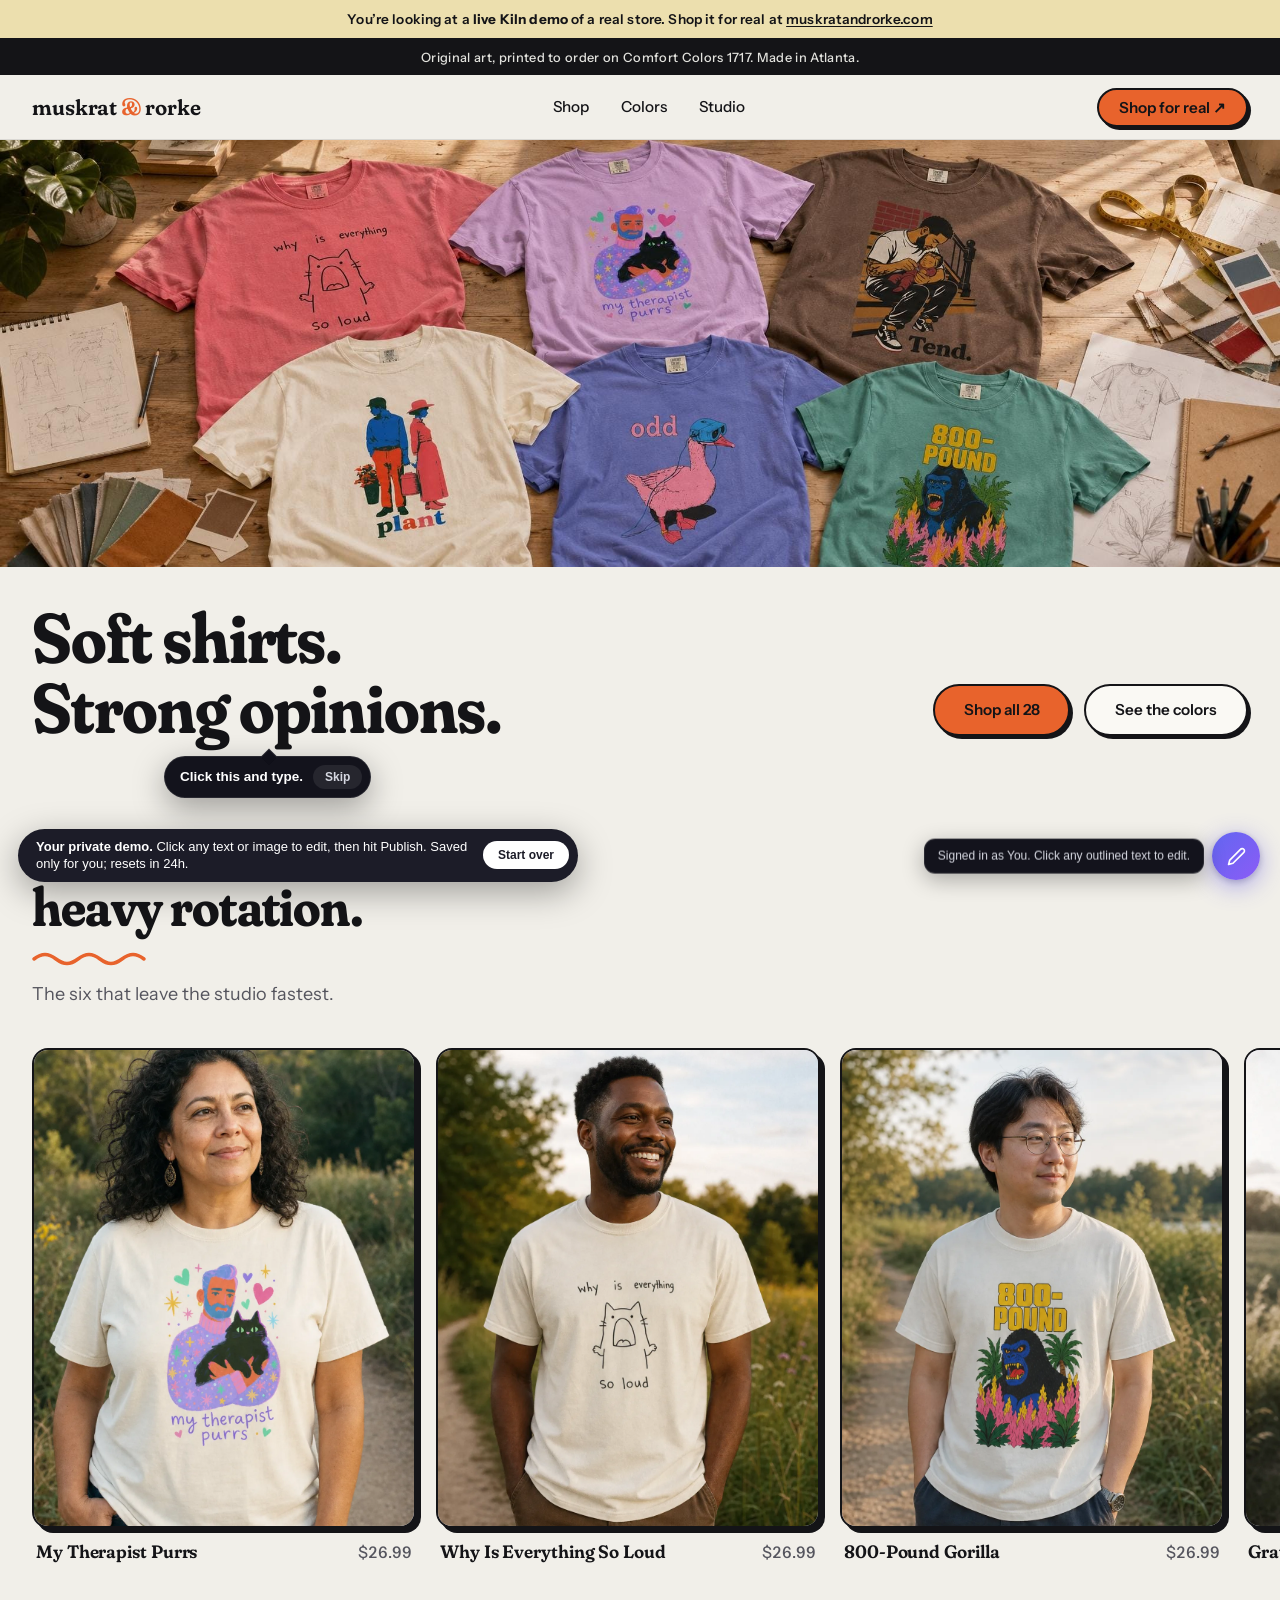
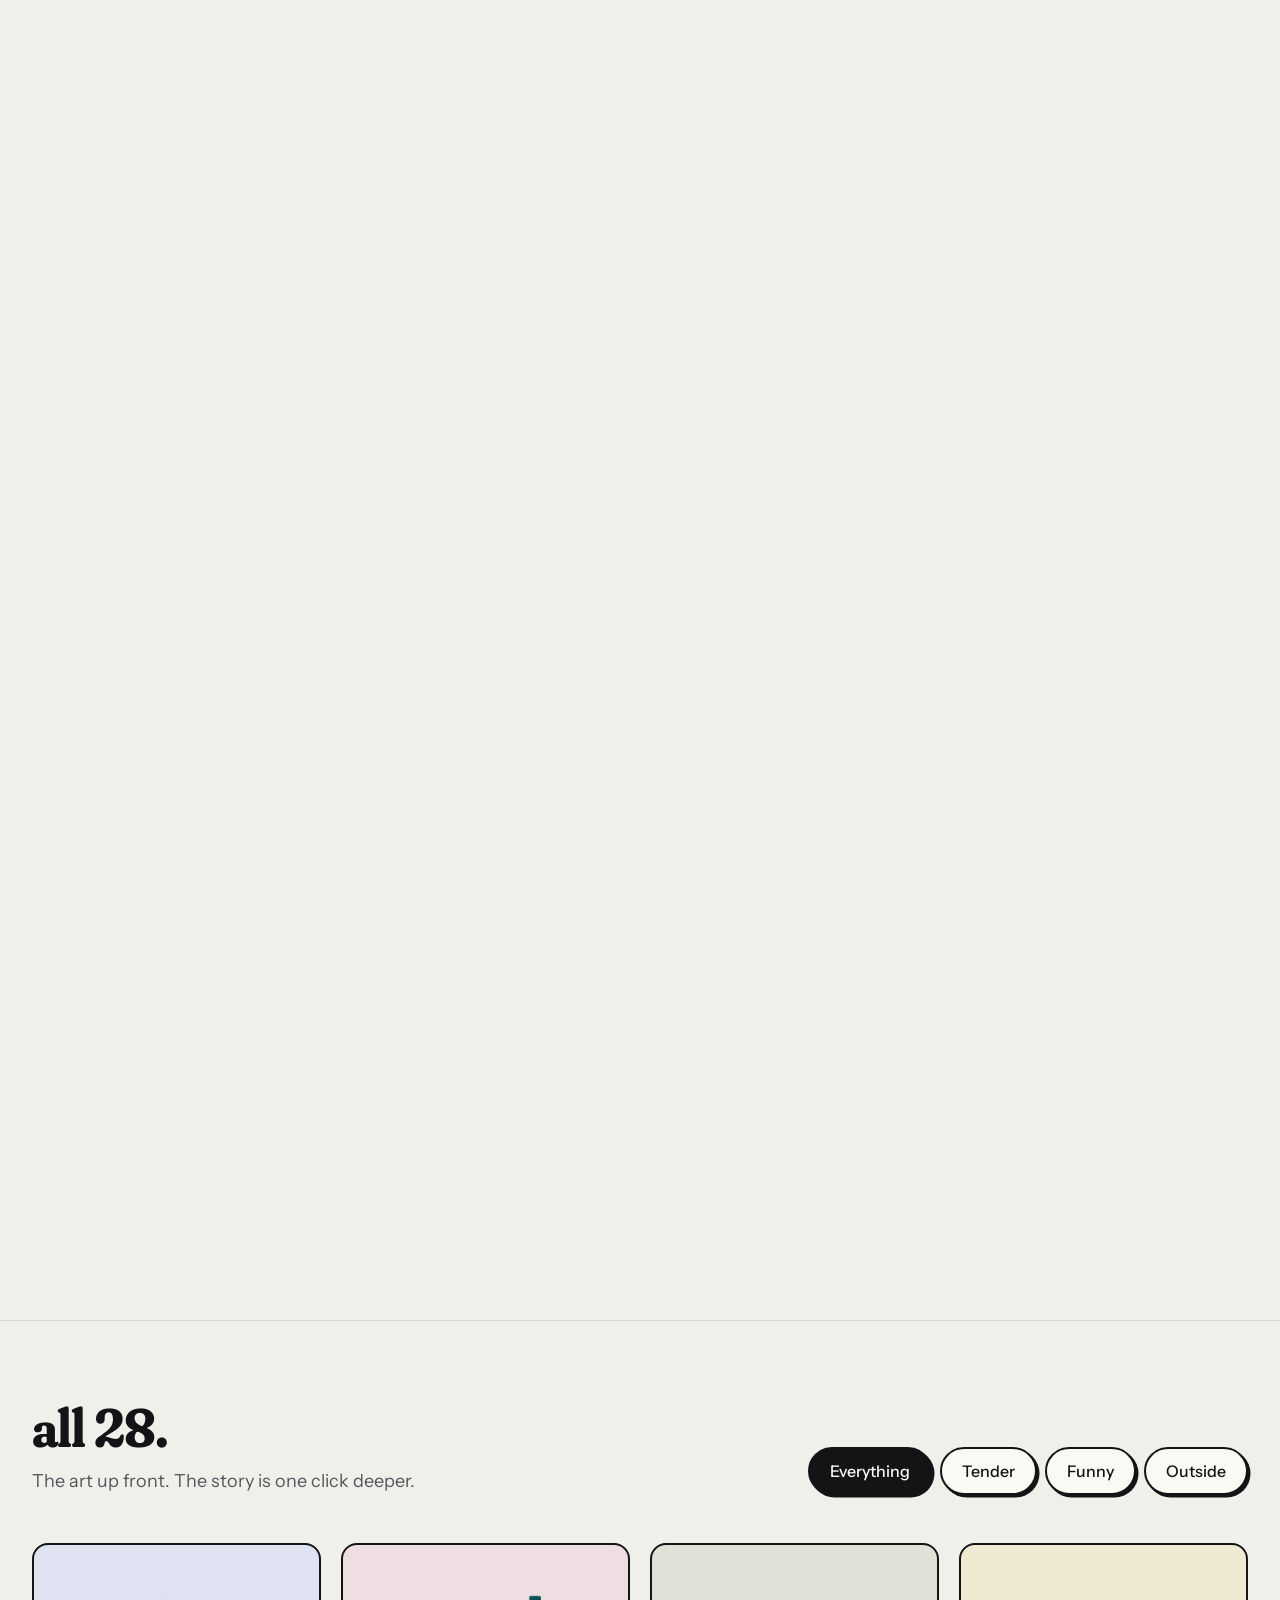
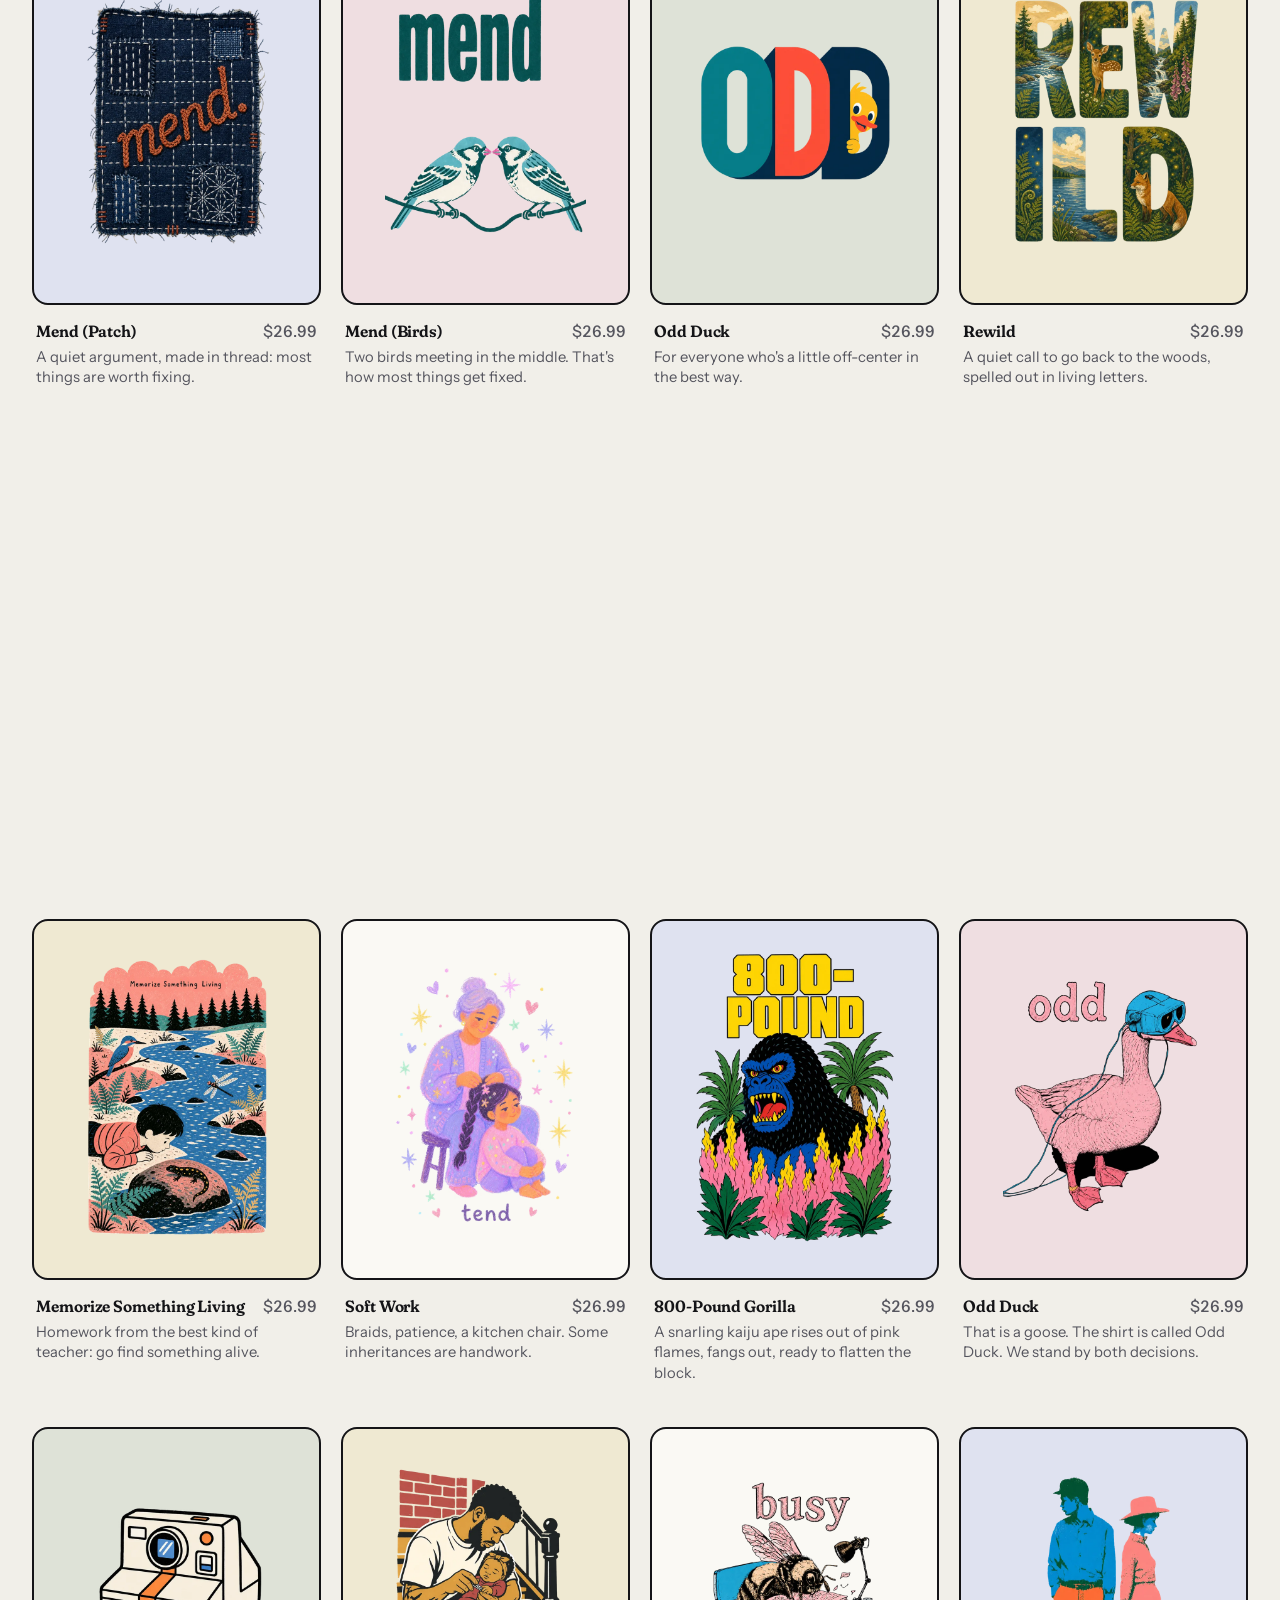
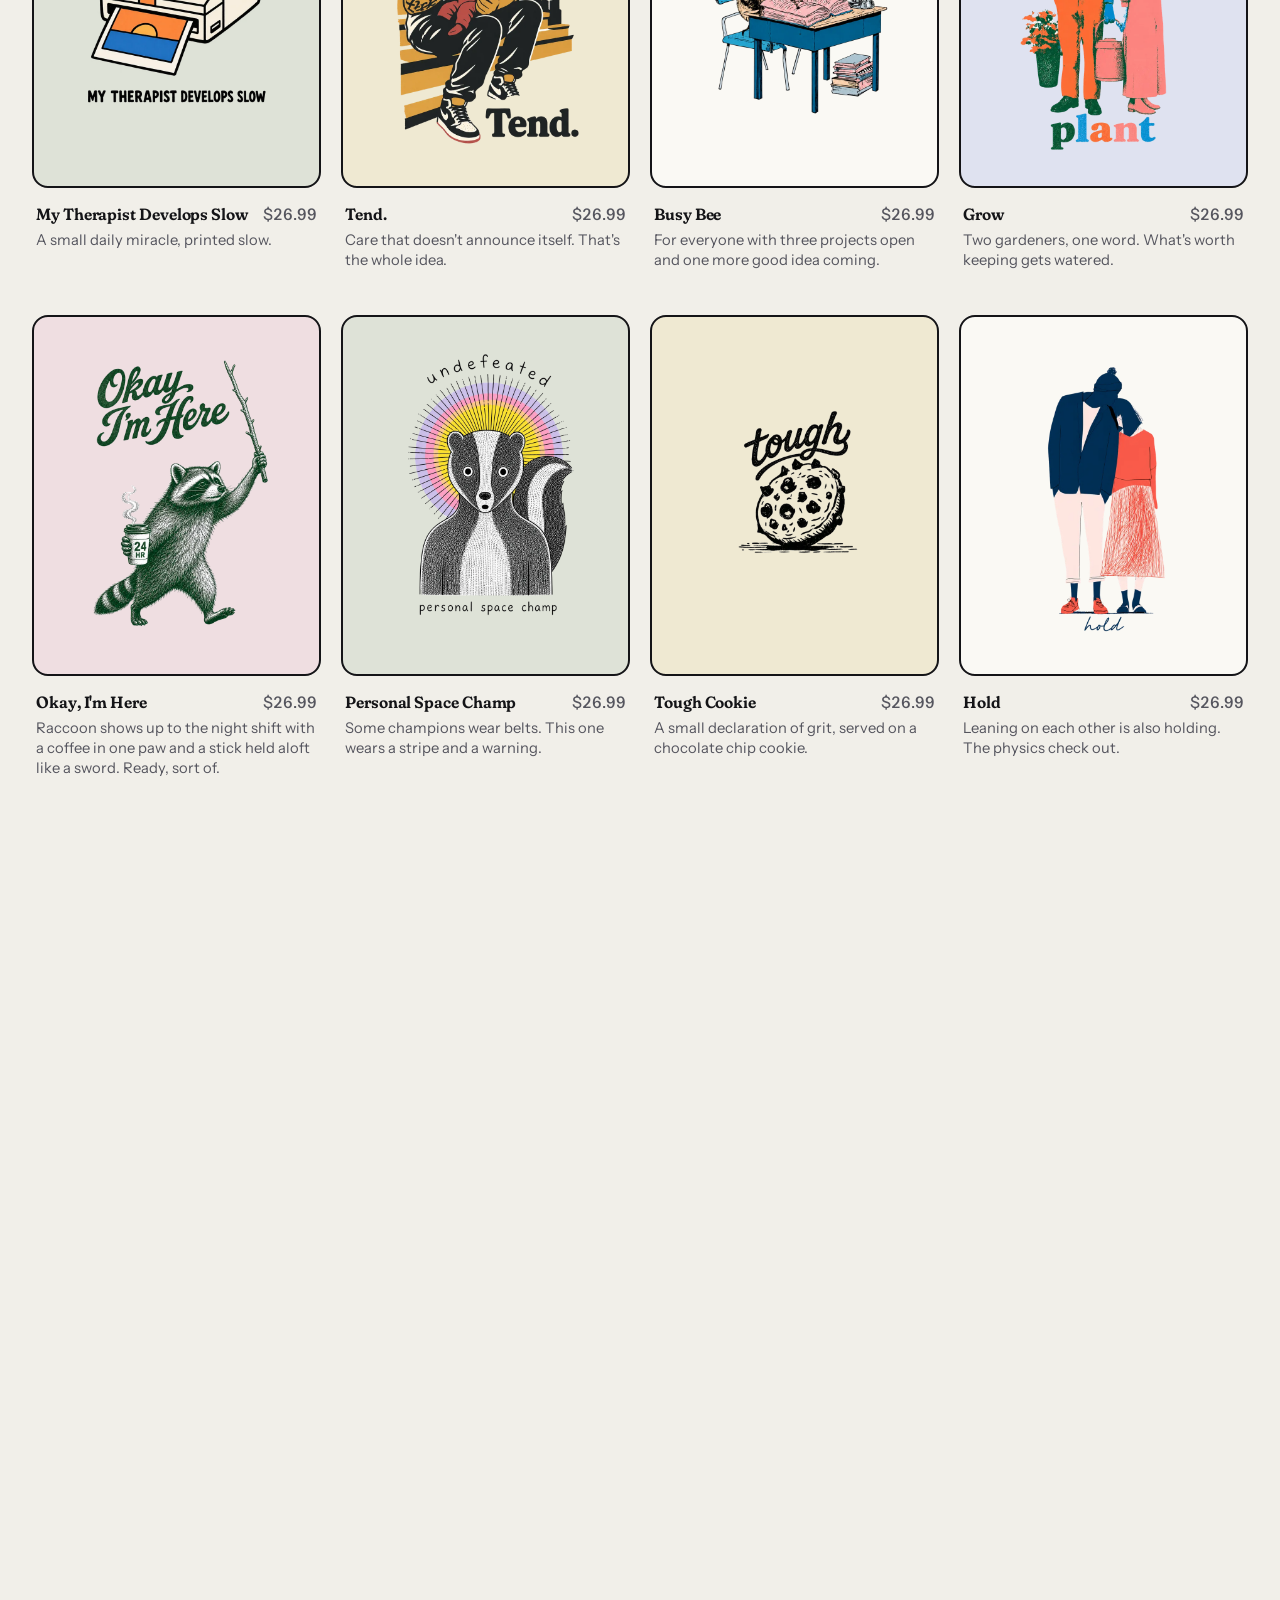
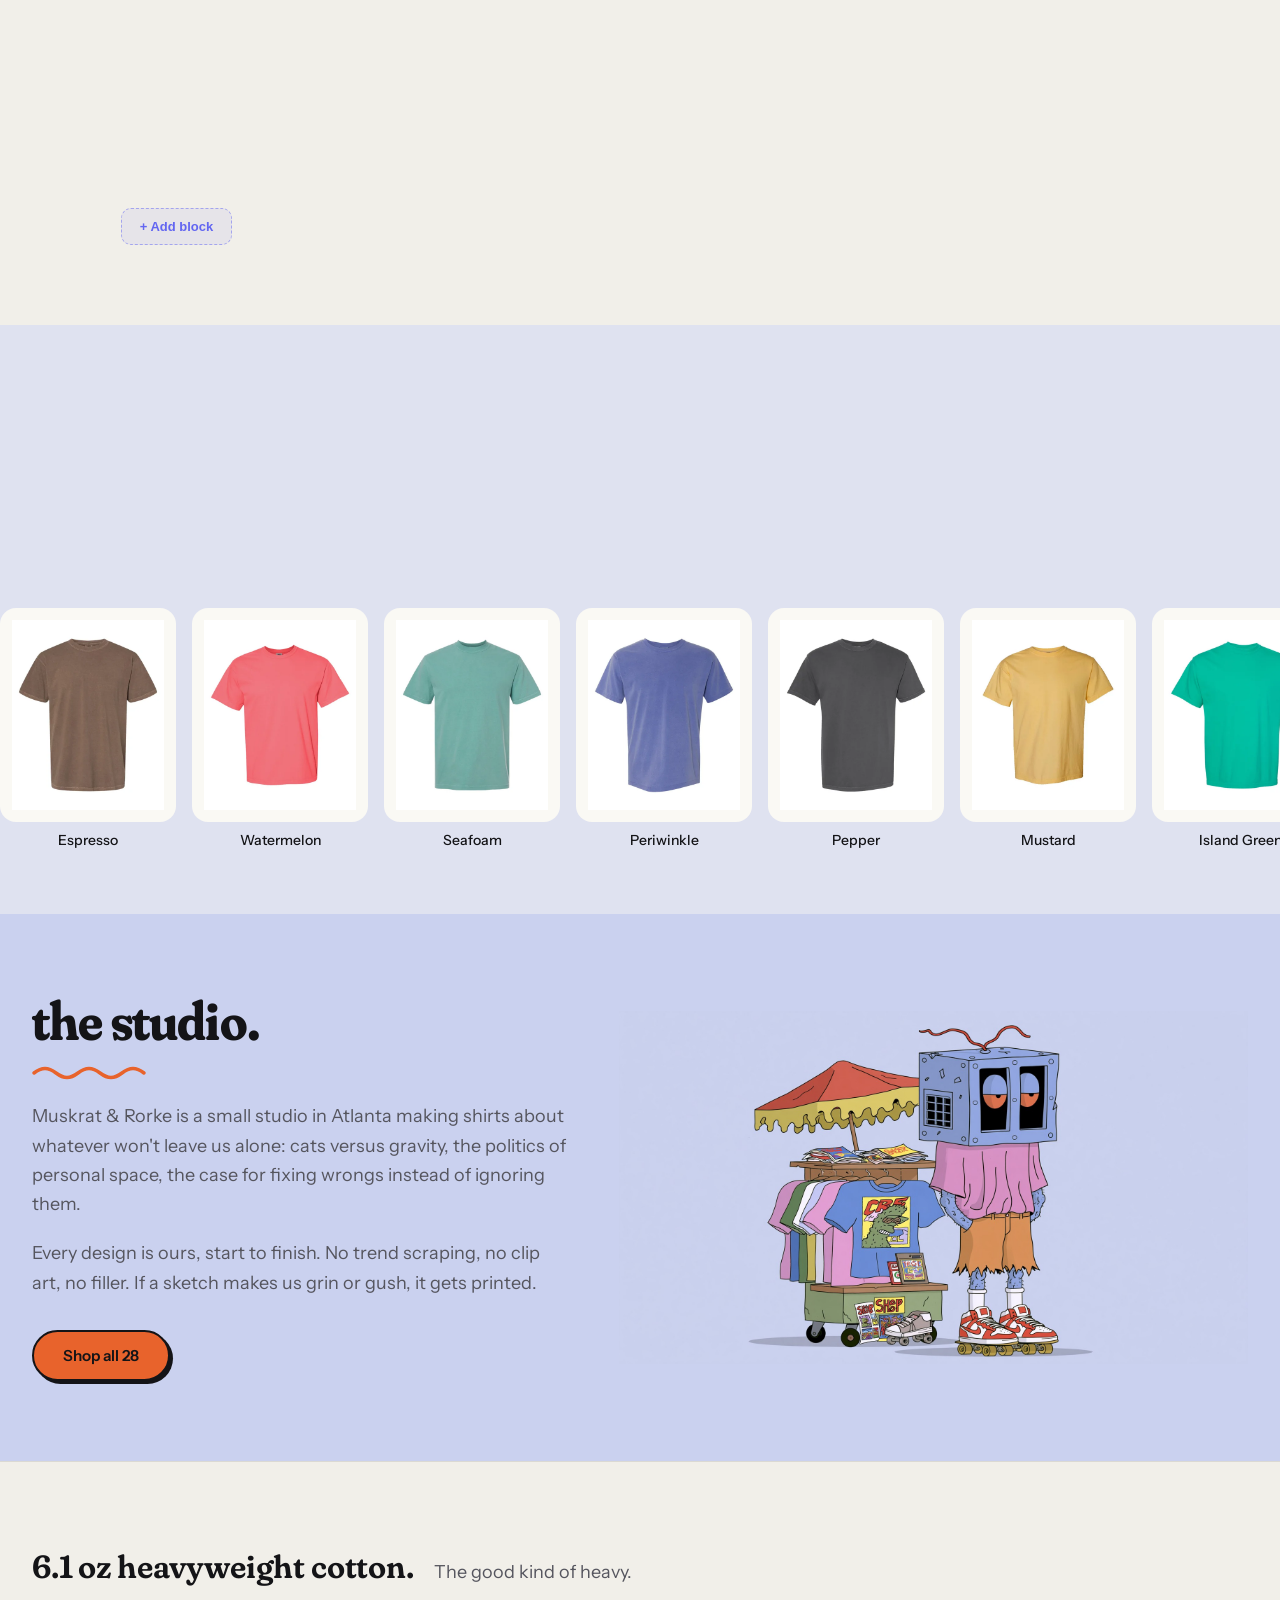
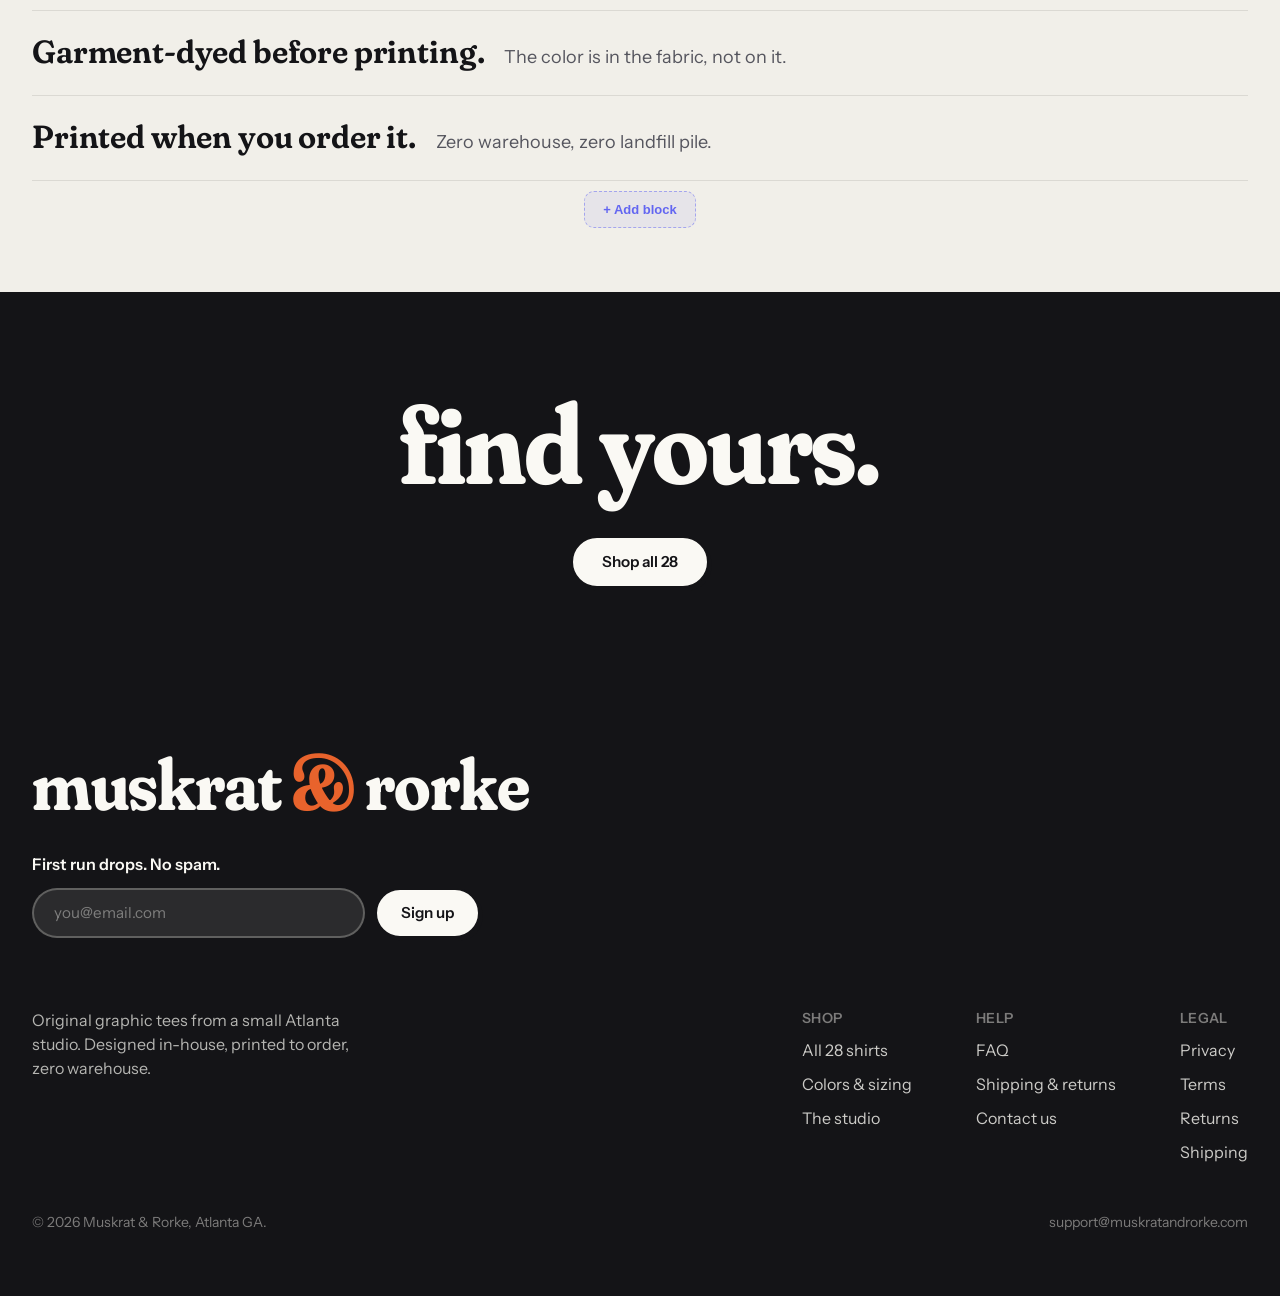
<file: index.html>
<!DOCTYPE html><html lang="en"><head><meta charset="utf-8"><meta name="viewport" content="width=device-width, initial-scale=1"><title>Muskrat &amp; Rorke | Original graphic tees, Atlanta · Kiln demo</title><meta name="description" content="Original graphic tees designed in-house in Atlanta. 28 designs, 16 garment-dyed colors, heavyweight Comfort Colors 1717, printed to order."><meta name="robots" content="noindex"><link rel="canonical" href="https://muskratandrorke.com/"><link rel="icon" href="/favicon.svg" type="image/svg+xml"><link rel="preload" href="/fonts/instrument-var.woff2" as="font" type="font/woff2" crossorigin><link rel="preload" href="/fonts/fraunces-var.woff2" as="font" type="font/woff2" crossorigin><meta property="og:title" content="Muskrat &amp; Rorke | Original graphic tees, Atlanta"><meta property="og:description" content="Original graphic tees designed in-house in Atlanta. 28 designs, 16 garment-dyed colors, heavyweight Comfort Colors 1717, printed to order."><meta property="og:type" content="website"><meta property="og:url" content="https://muskratandrorke.com/"><meta property="og:image" content="https://muskratandrorke.com/img/og-card.jpg"><meta name="twitter:card" content="summary_large_image"><script type="application/ld+json">{"@context":"https://schema.org","@type":"OnlineStore","name":"Muskrat & Rorke","url":"https://muskratandrorke.com","logo":"https://muskratandrorke.com/img/og-card.jpg","sameAs":["https://www.etsy.com/shop/MuskratAndRorke"],"description":"Original graphic tees from an Atlanta studio. Designed in-house, printed to order on heavyweight garment-dyed cotton."}</script><!-- Cloudflare Web Analytics --><link rel="stylesheet" href="/_astro/Base.BGO_EXnh.css"></head><body class="bg-base text-ink antialiased"><div id="kiln-demo-banner" data-cms-partial="demo_banner" style="background:var(--color-butter);color:var(--color-ink);border-bottom:2px solid var(--color-ink);padding:.55rem 1rem;text-align:center;font-size:.85rem;font-weight:600;letter-spacing:.01em;position:relative;z-index:60"><span data-cms="demo_banner_text">You’re looking at a <strong>live Kiln demo</strong> of a real store. Shop it for real at <a href="https://muskratandrorke.com" style="text-decoration:underline;text-underline-offset:2px">muskratandrorke.com</a></span></div><a href="#main" class="sr-only focus:not-sr-only focus:fixed focus:top-3 focus:left-3 focus:z-[100] focus:rounded-full focus:bg-ink focus:px-4 focus:py-2 focus:text-cream">Skip to content</a><div class="bg-ink py-2 text-center text-[0.8rem] font-medium tracking-wide text-cream/90" data-cms-partial="announcement"><span data-cms="announcement_text">Original art, printed to order on Comfort Colors 1717. Made in Atlanta.</span></div><header id="site-nav" class="sticky top-0 z-50 border-b border-ink/10 bg-base/90 backdrop-blur-md"><nav class="mx-auto flex h-16 max-w-[1440px] items-center justify-between px-5 sm:px-8" aria-label="Main"><a href="/" class="display-medium text-[1.35rem]">muskrat <span class="text-accent">&amp;</span> rorke</a><div class="hidden items-center gap-8 text-[0.95rem] font-medium sm:flex" data-cms-menu="main"><a href="/#shirts" class="hover:text-accent">Shop</a><a href="/#colors" class="hover:text-accent">Colors</a><a href="/#studio" class="hover:text-accent">Studio</a></div><a href="https://muskratandrorke.com" target="_blank" rel="noopener" class="btn btn-ink !px-5 !py-2.5 text-sm">Shop for real ↗</a></nav></header><main id="main"><section id="hero" class="relative"><div id="hero-media" class="relative aspect-[2172/724] min-h-[300px] w-full"><img id="hero-img" data-cms="hero_img" data-cms-attr="src" src="/img/hero-banner.jpg" alt="Six Muskrat &amp; Rorke tees in garment-dyed colors laid out on a sunlit studio worktable" class="absolute inset-0 h-full w-full object-cover" fetchpriority="high"></div><div class="mx-auto flex max-w-[1440px] flex-wrap items-end justify-between gap-x-10 gap-y-7 px-5 pb-14 pt-9 sm:px-8"><h1 class="display text-[clamp(2.4rem,5.5vw,4.6rem)]" data-cms="hero_headline"><span class="hero-line block">Soft shirts.</span><span class="hero-line block">Strong opinions.</span></h1><div class="hero-line flex flex-wrap gap-3.5 pb-2"><a href="#shirts" class="btn btn-ink magnetic">Shop all 28</a><a href="#colors" class="btn btn-outline magnetic">See the colors</a></div></div></section><section id="rotation" class="overflow-hidden"><div class="mx-auto max-w-[1440px] px-5 pt-20 sm:px-8"><h2 class="reveal display text-[clamp(1.9rem,4.5vw,3.4rem)]" data-cms="rotation_headline">heavy rotation.</h2><svg class="squiggle" viewBox="0 0 130 12" fill="none" aria-hidden="true"><path d="M2 8c8-6 14-6 22 0s14 6 22 0 14-6 22 0 14 6 22 0 14-6 22 0" stroke="currentColor" stroke-width="3.5" stroke-linecap="round"></path></svg><p class="reveal mt-4 max-w-md text-lg text-ink-soft" data-cms="rotation_sub">The six that leave the studio fastest.</p></div><div id="rotation-pin" class="relative"><div id="rotation-track" class="flex snap-x snap-mandatory gap-5 overflow-x-auto px-5 py-10 sm:px-8 lg:snap-none lg:overflow-x-visible"><a href="https://muskratandrorke.com/shirts/my-therapist-purrs/" target="_blank" rel="noopener" class="rotation-card group relative w-[78vw] shrink-0 snap-center sm:w-[46vw] lg:w-[30vw]"><div class="frame outlined relative aspect-[4/5] overflow-hidden bg-peri-soft"><img src="/img/products/my-therapist-purrs/life-1.webp" alt="My Therapist Purrs tee, worn" loading="lazy" class="absolute inset-0 h-full w-full object-cover transition duration-700 group-hover:scale-[1.05]"></div><div class="mt-3 flex items-baseline justify-between px-1"><h3 class="display-medium text-lg">My Therapist Purrs</h3><span class="font-medium text-ink-soft tabular-nums">$26.99</span></div></a><a href="https://muskratandrorke.com/shirts/why-is-everything-so-loud/" target="_blank" rel="noopener" class="rotation-card group relative w-[78vw] shrink-0 snap-center sm:w-[46vw] lg:w-[30vw]"><div class="frame outlined relative aspect-[4/5] overflow-hidden bg-peri-soft"><img src="/img/products/why-is-everything-so-loud/life-1.webp" alt="Why Is Everything So Loud tee, worn" loading="lazy" class="absolute inset-0 h-full w-full object-cover transition duration-700 group-hover:scale-[1.05]"></div><div class="mt-3 flex items-baseline justify-between px-1"><h3 class="display-medium text-lg">Why Is Everything So Loud</h3><span class="font-medium text-ink-soft tabular-nums">$26.99</span></div></a><a href="https://muskratandrorke.com/shirts/800-pound-gorilla/" target="_blank" rel="noopener" class="rotation-card group relative w-[78vw] shrink-0 snap-center sm:w-[46vw] lg:w-[30vw]"><div class="frame outlined relative aspect-[4/5] overflow-hidden bg-peri-soft"><img src="/img/products/800-pound-gorilla/life-1.webp" alt="800-Pound Gorilla tee, worn" loading="lazy" class="absolute inset-0 h-full w-full object-cover transition duration-700 group-hover:scale-[1.05]"></div><div class="mt-3 flex items-baseline justify-between px-1"><h3 class="display-medium text-lg">800-Pound Gorilla</h3><span class="font-medium text-ink-soft tabular-nums">$26.99</span></div></a><a href="https://muskratandrorke.com/shirts/gravity-club/" target="_blank" rel="noopener" class="rotation-card group relative w-[78vw] shrink-0 snap-center sm:w-[46vw] lg:w-[30vw]"><div class="frame outlined relative aspect-[4/5] overflow-hidden bg-peri-soft"><img src="/img/products/gravity-club/life-1.webp" alt="Gravity Club tee, worn" loading="lazy" class="absolute inset-0 h-full w-full object-cover transition duration-700 group-hover:scale-[1.05]"></div><div class="mt-3 flex items-baseline justify-between px-1"><h3 class="display-medium text-lg">Gravity Club</h3><span class="font-medium text-ink-soft tabular-nums">$26.99</span></div></a><a href="https://muskratandrorke.com/shirts/personal-space-champ/" target="_blank" rel="noopener" class="rotation-card group relative w-[78vw] shrink-0 snap-center sm:w-[46vw] lg:w-[30vw]"><div class="frame outlined relative aspect-[4/5] overflow-hidden bg-peri-soft"><img src="/img/products/personal-space-champ/life-1.webp" alt="Personal Space Champ tee, worn" loading="lazy" class="absolute inset-0 h-full w-full object-cover transition duration-700 group-hover:scale-[1.05]"></div><div class="mt-3 flex items-baseline justify-between px-1"><h3 class="display-medium text-lg">Personal Space Champ</h3><span class="font-medium text-ink-soft tabular-nums">$26.99</span></div></a><a href="https://muskratandrorke.com/shirts/hold/" target="_blank" rel="noopener" class="rotation-card group relative w-[78vw] shrink-0 snap-center sm:w-[46vw] lg:w-[30vw]"><div class="frame outlined relative aspect-[4/5] overflow-hidden bg-peri-soft"><img src="/img/products/hold/life-1.webp" alt="Hold tee, worn" loading="lazy" class="absolute inset-0 h-full w-full object-cover transition duration-700 group-hover:scale-[1.05]"></div><div class="mt-3 flex items-baseline justify-between px-1"><h3 class="display-medium text-lg">Hold</h3><span class="font-medium text-ink-soft tabular-nums">$26.99</span></div></a></div></div></section><section id="shirts" class="scroll-mt-20 border-t border-ink/10"><div class="mx-auto max-w-[1440px] px-5 py-20 sm:px-8"><div class="flex flex-wrap items-end justify-between gap-6"><div><h2 class="reveal display text-[clamp(1.9rem,4.5vw,3.4rem)]" data-cms="shirts_headline">all 28.</h2><p class="reveal mt-3 max-w-md text-lg text-ink-soft" data-cms="shirts_sub">The art up front. The story is one click deeper.</p></div><div class="reveal flex flex-wrap gap-2" role="group" aria-label="Filter shirts by mood"><button class="filter-chip rounded-full px-5 py-2.5 font-medium transition is-active bg-ink text-cream" data-filter="all" aria-pressed="true">Everything</button><button class="filter-chip rounded-full px-5 py-2.5 font-medium transition chip-idle text-ink" data-filter="tender" aria-pressed="false">Tender</button><button class="filter-chip rounded-full px-5 py-2.5 font-medium transition chip-idle text-ink" data-filter="funny" aria-pressed="false">Funny</button><button class="filter-chip rounded-full px-5 py-2.5 font-medium transition chip-idle text-ink" data-filter="outside" aria-pressed="false">Outside</button></div></div><div id="product-grid" class="mt-12 grid grid-cols-2 gap-x-5 gap-y-11 lg:grid-cols-4" data-cms-repeat="products"><a href="https://muskratandrorke.com/shirts/mend-patch/" target="_blank" rel="noopener" class="product-card group reveal block" data-mood="tender" aria-label="Mend (Patch) tee"><div class="frame relative aspect-[4/5] overflow-hidden border-2 border-ink transition duration-300 group-hover:-rotate-1 group-hover:shadow-[5px_5px_0_var(--color-ink)] bg-peri-soft"><img src="/img/products/mend-patch/art-sm.webp" alt="Mend (Patch) print art" width="640" height="960" loading="eager" class="absolute inset-0 h-full w-full object-contain p-7 transition duration-500 group-hover:scale-[1.04] group-hover:opacity-0"><img src="/img/products/mend-patch/life-1.webp" alt="Mend (Patch) tee, worn" width="640" height="960" loading="lazy" class="absolute inset-0 h-full w-full object-cover opacity-0 transition duration-500 group-hover:opacity-100"><span class="absolute right-3 top-3 rounded-full bg-cream/90 px-3 py-1 text-xs font-semibold opacity-0 transition group-hover:opacity-100">16 colors</span></div><div class="mt-3.5 flex items-baseline justify-between gap-3 px-1"><h3 class="display-medium text-[1.02rem]" data-cms="card_title">Mend (Patch)</h3><span class="shrink-0 font-medium text-ink-soft tabular-nums" data-cms="card_price" data-cms-plain>$26.99</span></div><p class="mt-1 px-1 text-[0.92rem] leading-snug text-ink-soft" data-cms="card_desc">A quiet argument, made in thread: most things are worth fixing.</p></a><a href="https://muskratandrorke.com/shirts/mend-birds/" target="_blank" rel="noopener" class="product-card group reveal block" data-mood="tender" aria-label="Mend (Birds) tee"><div class="frame relative aspect-[4/5] overflow-hidden border-2 border-ink transition duration-300 group-hover:-rotate-1 group-hover:shadow-[5px_5px_0_var(--color-ink)] bg-pink/45"><img src="/img/products/mend-birds/art-sm.webp" alt="Mend (Birds) print art" width="640" height="960" loading="eager" class="absolute inset-0 h-full w-full object-contain p-7 transition duration-500 group-hover:scale-[1.04] group-hover:opacity-0"><img src="/img/products/mend-birds/life-1.webp" alt="Mend (Birds) tee, worn" width="640" height="960" loading="lazy" class="absolute inset-0 h-full w-full object-cover opacity-0 transition duration-500 group-hover:opacity-100"><span class="absolute right-3 top-3 rounded-full bg-cream/90 px-3 py-1 text-xs font-semibold opacity-0 transition group-hover:opacity-100">16 colors</span></div><div class="mt-3.5 flex items-baseline justify-between gap-3 px-1"><h3 class="display-medium text-[1.02rem]" data-cms="card_title">Mend (Birds)</h3><span class="shrink-0 font-medium text-ink-soft tabular-nums" data-cms="card_price" data-cms-plain>$26.99</span></div><p class="mt-1 px-1 text-[0.92rem] leading-snug text-ink-soft" data-cms="card_desc">Two birds meeting in the middle. That&#39;s how most things get fixed.</p></a><a href="/shirts/odd-duck/" class="product-card group reveal block" data-mood="funny" aria-label="Odd Duck tee"><div class="frame relative aspect-[4/5] overflow-hidden border-2 border-ink transition duration-300 group-hover:-rotate-1 group-hover:shadow-[5px_5px_0_var(--color-ink)] bg-sage/50"><img src="/img/products/odd-duck/art-sm.webp" alt="Odd Duck print art" width="640" height="960" loading="eager" class="absolute inset-0 h-full w-full object-contain p-7 transition duration-500 group-hover:scale-[1.04] group-hover:opacity-0"><img src="/img/products/odd-duck/life-1.webp" alt="Odd Duck tee, worn" width="640" height="960" loading="lazy" class="absolute inset-0 h-full w-full object-cover opacity-0 transition duration-500 group-hover:opacity-100"><span class="absolute right-3 top-3 rounded-full bg-cream/90 px-3 py-1 text-xs font-semibold opacity-0 transition group-hover:opacity-100">16 colors</span></div><div class="mt-3.5 flex items-baseline justify-between gap-3 px-1"><h3 class="display-medium text-[1.02rem]" data-cms="card_title">Odd Duck</h3><span class="shrink-0 font-medium text-ink-soft tabular-nums" data-cms="card_price" data-cms-plain>$26.99</span></div><p class="mt-1 px-1 text-[0.92rem] leading-snug text-ink-soft" data-cms="card_desc">For everyone who&#39;s a little off-center in the best way.</p></a><a href="/shirts/rewild/" class="product-card group reveal block" data-mood="outside" aria-label="Rewild tee"><div class="frame relative aspect-[4/5] overflow-hidden border-2 border-ink transition duration-300 group-hover:-rotate-1 group-hover:shadow-[5px_5px_0_var(--color-ink)] bg-butter/40"><img src="/img/products/rewild/art-sm.webp" alt="Rewild print art" width="640" height="960" loading="eager" class="absolute inset-0 h-full w-full object-contain p-7 transition duration-500 group-hover:scale-[1.04] group-hover:opacity-0"><img src="/img/products/rewild/life-1.webp" alt="Rewild tee, worn" width="640" height="960" loading="lazy" class="absolute inset-0 h-full w-full object-cover opacity-0 transition duration-500 group-hover:opacity-100"><span class="absolute right-3 top-3 rounded-full bg-cream/90 px-3 py-1 text-xs font-semibold opacity-0 transition group-hover:opacity-100">15 colors</span></div><div class="mt-3.5 flex items-baseline justify-between gap-3 px-1"><h3 class="display-medium text-[1.02rem]" data-cms="card_title">Rewild</h3><span class="shrink-0 font-medium text-ink-soft tabular-nums" data-cms="card_price" data-cms-plain>$26.99</span></div><p class="mt-1 px-1 text-[0.92rem] leading-snug text-ink-soft" data-cms="card_desc">A quiet call to go back to the woods, spelled out in living letters.</p></a><a href="https://muskratandrorke.com/shirts/steve-spiros/" target="_blank" rel="noopener" class="product-card group reveal block" data-mood="funny" aria-label="Steve Spiros tee"><div class="frame relative aspect-[4/5] overflow-hidden border-2 border-ink transition duration-300 group-hover:-rotate-1 group-hover:shadow-[5px_5px_0_var(--color-ink)] bg-cream"><img src="/img/products/steve-spiros/art-sm.webp" alt="Steve Spiros print art" width="640" height="960" loading="lazy" class="absolute inset-0 h-full w-full object-contain p-7 transition duration-500 group-hover:scale-[1.04] group-hover:opacity-0"><img src="/img/products/steve-spiros/life-1.webp" alt="Steve Spiros tee, worn" width="640" height="960" loading="lazy" class="absolute inset-0 h-full w-full object-cover opacity-0 transition duration-500 group-hover:opacity-100"><span class="absolute right-3 top-3 rounded-full bg-cream/90 px-3 py-1 text-xs font-semibold opacity-0 transition group-hover:opacity-100">16 colors</span></div><div class="mt-3.5 flex items-baseline justify-between gap-3 px-1"><h3 class="display-medium text-[1.02rem]" data-cms="card_title">Steve Spiros</h3><span class="shrink-0 font-medium text-ink-soft tabular-nums" data-cms="card_price" data-cms-plain>$26.99</span></div><p class="mt-1 px-1 text-[0.92rem] leading-snug text-ink-soft" data-cms="card_desc">“Steve Spiros. Easy going.” If you know, you know.</p></a><a href="https://muskratandrorke.com/shirts/wander/" target="_blank" rel="noopener" class="product-card group reveal block" data-mood="outside" aria-label="Wander tee"><div class="frame relative aspect-[4/5] overflow-hidden border-2 border-ink transition duration-300 group-hover:-rotate-1 group-hover:shadow-[5px_5px_0_var(--color-ink)] bg-peri-soft"><img src="/img/products/wander/art-sm.webp" alt="Wander print art" width="640" height="960" loading="lazy" class="absolute inset-0 h-full w-full object-contain p-7 transition duration-500 group-hover:scale-[1.04] group-hover:opacity-0"><img src="/img/products/wander/life-1.webp" alt="Wander tee, worn" width="640" height="960" loading="lazy" class="absolute inset-0 h-full w-full object-cover opacity-0 transition duration-500 group-hover:opacity-100"><span class="absolute right-3 top-3 rounded-full bg-cream/90 px-3 py-1 text-xs font-semibold opacity-0 transition group-hover:opacity-100">16 colors</span></div><div class="mt-3.5 flex items-baseline justify-between gap-3 px-1"><h3 class="display-medium text-[1.02rem]" data-cms="card_title">Wander</h3><span class="shrink-0 font-medium text-ink-soft tabular-nums" data-cms="card_price" data-cms-plain>$26.99</span></div><p class="mt-1 px-1 text-[0.92rem] leading-snug text-ink-soft" data-cms="card_desc">A quiet invitation to take the long way home.</p></a><a href="https://muskratandrorke.com/shirts/my-therapist-purrs/" target="_blank" rel="noopener" class="product-card group reveal block" data-mood="funny" aria-label="My Therapist Purrs tee"><div class="frame relative aspect-[4/5] overflow-hidden border-2 border-ink transition duration-300 group-hover:-rotate-1 group-hover:shadow-[5px_5px_0_var(--color-ink)] bg-pink/45"><img src="/img/products/my-therapist-purrs/art-sm.webp" alt="My Therapist Purrs print art" width="640" height="960" loading="lazy" class="absolute inset-0 h-full w-full object-contain p-7 transition duration-500 group-hover:scale-[1.04] group-hover:opacity-0"><img src="/img/products/my-therapist-purrs/life-1.webp" alt="My Therapist Purrs tee, worn" width="640" height="960" loading="lazy" class="absolute inset-0 h-full w-full object-cover opacity-0 transition duration-500 group-hover:opacity-100"><span class="absolute right-3 top-3 rounded-full bg-cream/90 px-3 py-1 text-xs font-semibold opacity-0 transition group-hover:opacity-100">16 colors</span></div><div class="mt-3.5 flex items-baseline justify-between gap-3 px-1"><h3 class="display-medium text-[1.02rem]" data-cms="card_title">My Therapist Purrs</h3><span class="shrink-0 font-medium text-ink-soft tabular-nums" data-cms="card_price" data-cms-plain>$26.99</span></div><p class="mt-1 px-1 text-[0.92rem] leading-snug text-ink-soft" data-cms="card_desc">Some therapists take notes. Mine kneads my chest and purrs.</p></a><a href="https://muskratandrorke.com/shirts/wildflower-raccoons/" target="_blank" rel="noopener" class="product-card group reveal block" data-mood="tender" aria-label="Wildflower Raccoons tee"><div class="frame relative aspect-[4/5] overflow-hidden border-2 border-ink transition duration-300 group-hover:-rotate-1 group-hover:shadow-[5px_5px_0_var(--color-ink)] bg-sage/50"><img src="/img/products/wildflower-raccoons/art-sm.webp" alt="Wildflower Raccoons print art" width="640" height="960" loading="lazy" class="absolute inset-0 h-full w-full object-contain p-7 transition duration-500 group-hover:scale-[1.04] group-hover:opacity-0"><img src="/img/products/wildflower-raccoons/life-1.webp" alt="Wildflower Raccoons tee, worn" width="640" height="960" loading="lazy" class="absolute inset-0 h-full w-full object-cover opacity-0 transition duration-500 group-hover:opacity-100"><span class="absolute right-3 top-3 rounded-full bg-cream/90 px-3 py-1 text-xs font-semibold opacity-0 transition group-hover:opacity-100">16 colors</span></div><div class="mt-3.5 flex items-baseline justify-between gap-3 px-1"><h3 class="display-medium text-[1.02rem]" data-cms="card_title">Wildflower Raccoons</h3><span class="shrink-0 font-medium text-ink-soft tabular-nums" data-cms="card_price" data-cms-plain>$26.99</span></div><p class="mt-1 px-1 text-[0.92rem] leading-snug text-ink-soft" data-cms="card_desc">A quiet riot in fur and petals.</p></a><a href="https://muskratandrorke.com/shirts/memorize-something-living/" target="_blank" rel="noopener" class="product-card group reveal block" data-mood="outside" aria-label="Memorize Something Living tee"><div class="frame relative aspect-[4/5] overflow-hidden border-2 border-ink transition duration-300 group-hover:-rotate-1 group-hover:shadow-[5px_5px_0_var(--color-ink)] bg-butter/40"><img src="/img/products/memorize-something-living/art-sm.webp" alt="Memorize Something Living print art" width="640" height="960" loading="lazy" class="absolute inset-0 h-full w-full object-contain p-7 transition duration-500 group-hover:scale-[1.04] group-hover:opacity-0"><img src="/img/products/memorize-something-living/life-1.webp" alt="Memorize Something Living tee, worn" width="640" height="960" loading="lazy" class="absolute inset-0 h-full w-full object-cover opacity-0 transition duration-500 group-hover:opacity-100"><span class="absolute right-3 top-3 rounded-full bg-cream/90 px-3 py-1 text-xs font-semibold opacity-0 transition group-hover:opacity-100">16 colors</span></div><div class="mt-3.5 flex items-baseline justify-between gap-3 px-1"><h3 class="display-medium text-[1.02rem]" data-cms="card_title">Memorize Something Living</h3><span class="shrink-0 font-medium text-ink-soft tabular-nums" data-cms="card_price" data-cms-plain>$26.99</span></div><p class="mt-1 px-1 text-[0.92rem] leading-snug text-ink-soft" data-cms="card_desc">Homework from the best kind of teacher: go find something alive.</p></a><a href="https://muskratandrorke.com/shirts/soft-work/" target="_blank" rel="noopener" class="product-card group reveal block" data-mood="tender" aria-label="Soft Work tee"><div class="frame relative aspect-[4/5] overflow-hidden border-2 border-ink transition duration-300 group-hover:-rotate-1 group-hover:shadow-[5px_5px_0_var(--color-ink)] bg-cream"><img src="/img/products/soft-work/art-sm.webp" alt="Soft Work print art" width="640" height="960" loading="lazy" class="absolute inset-0 h-full w-full object-contain p-7 transition duration-500 group-hover:scale-[1.04] group-hover:opacity-0"><img src="/img/products/soft-work/life-1.webp" alt="Soft Work tee, worn" width="640" height="960" loading="lazy" class="absolute inset-0 h-full w-full object-cover opacity-0 transition duration-500 group-hover:opacity-100"><span class="absolute right-3 top-3 rounded-full bg-cream/90 px-3 py-1 text-xs font-semibold opacity-0 transition group-hover:opacity-100">16 colors</span></div><div class="mt-3.5 flex items-baseline justify-between gap-3 px-1"><h3 class="display-medium text-[1.02rem]" data-cms="card_title">Soft Work</h3><span class="shrink-0 font-medium text-ink-soft tabular-nums" data-cms="card_price" data-cms-plain>$26.99</span></div><p class="mt-1 px-1 text-[0.92rem] leading-snug text-ink-soft" data-cms="card_desc">Braids, patience, a kitchen chair. Some inheritances are handwork.</p></a><a href="https://muskratandrorke.com/shirts/800-pound-gorilla/" target="_blank" rel="noopener" class="product-card group reveal block" data-mood="funny" aria-label="800-Pound Gorilla tee"><div class="frame relative aspect-[4/5] overflow-hidden border-2 border-ink transition duration-300 group-hover:-rotate-1 group-hover:shadow-[5px_5px_0_var(--color-ink)] bg-peri-soft"><img src="/img/products/800-pound-gorilla/art-sm.webp" alt="800-Pound Gorilla print art" width="640" height="960" loading="lazy" class="absolute inset-0 h-full w-full object-contain p-7 transition duration-500 group-hover:scale-[1.04] group-hover:opacity-0"><img src="/img/products/800-pound-gorilla/life-1.webp" alt="800-Pound Gorilla tee, worn" width="640" height="960" loading="lazy" class="absolute inset-0 h-full w-full object-cover opacity-0 transition duration-500 group-hover:opacity-100"><span class="absolute right-3 top-3 rounded-full bg-cream/90 px-3 py-1 text-xs font-semibold opacity-0 transition group-hover:opacity-100">16 colors</span></div><div class="mt-3.5 flex items-baseline justify-between gap-3 px-1"><h3 class="display-medium text-[1.02rem]" data-cms="card_title">800-Pound Gorilla</h3><span class="shrink-0 font-medium text-ink-soft tabular-nums" data-cms="card_price" data-cms-plain>$26.99</span></div><p class="mt-1 px-1 text-[0.92rem] leading-snug text-ink-soft" data-cms="card_desc">A snarling kaiju ape rises out of pink flames, fangs out, ready to flatten the block.</p></a><a href="https://muskratandrorke.com/shirts/odd-goose/" target="_blank" rel="noopener" class="product-card group reveal block" data-mood="funny" aria-label="Odd Duck tee"><div class="frame relative aspect-[4/5] overflow-hidden border-2 border-ink transition duration-300 group-hover:-rotate-1 group-hover:shadow-[5px_5px_0_var(--color-ink)] bg-pink/45"><img src="/img/products/odd-goose/art-sm.webp" alt="Odd Duck print art" width="640" height="960" loading="lazy" class="absolute inset-0 h-full w-full object-contain p-7 transition duration-500 group-hover:scale-[1.04] group-hover:opacity-0"><img src="/img/products/odd-goose/life-1.webp" alt="Odd Duck tee, worn" width="640" height="960" loading="lazy" class="absolute inset-0 h-full w-full object-cover opacity-0 transition duration-500 group-hover:opacity-100"><span class="absolute right-3 top-3 rounded-full bg-cream/90 px-3 py-1 text-xs font-semibold opacity-0 transition group-hover:opacity-100">16 colors</span></div><div class="mt-3.5 flex items-baseline justify-between gap-3 px-1"><h3 class="display-medium text-[1.02rem]" data-cms="card_title">Odd Duck</h3><span class="shrink-0 font-medium text-ink-soft tabular-nums" data-cms="card_price" data-cms-plain>$26.99</span></div><p class="mt-1 px-1 text-[0.92rem] leading-snug text-ink-soft" data-cms="card_desc">That is a goose. The shirt is called Odd Duck. We stand by both decisions.</p></a><a href="https://muskratandrorke.com/shirts/my-therapist-develops-slow/" target="_blank" rel="noopener" class="product-card group reveal block" data-mood="funny" aria-label="My Therapist Develops Slow tee"><div class="frame relative aspect-[4/5] overflow-hidden border-2 border-ink transition duration-300 group-hover:-rotate-1 group-hover:shadow-[5px_5px_0_var(--color-ink)] bg-sage/50"><img src="/img/products/my-therapist-develops-slow/art-sm.webp" alt="My Therapist Develops Slow print art" width="640" height="960" loading="lazy" class="absolute inset-0 h-full w-full object-contain p-7 transition duration-500 group-hover:scale-[1.04] group-hover:opacity-0"><img src="/img/products/my-therapist-develops-slow/life-1.webp" alt="My Therapist Develops Slow tee, worn" width="640" height="960" loading="lazy" class="absolute inset-0 h-full w-full object-cover opacity-0 transition duration-500 group-hover:opacity-100"><span class="absolute right-3 top-3 rounded-full bg-cream/90 px-3 py-1 text-xs font-semibold opacity-0 transition group-hover:opacity-100">15 colors</span></div><div class="mt-3.5 flex items-baseline justify-between gap-3 px-1"><h3 class="display-medium text-[1.02rem]" data-cms="card_title">My Therapist Develops Slow</h3><span class="shrink-0 font-medium text-ink-soft tabular-nums" data-cms="card_price" data-cms-plain>$26.99</span></div><p class="mt-1 px-1 text-[0.92rem] leading-snug text-ink-soft" data-cms="card_desc">A small daily miracle, printed slow.</p></a><a href="/shirts/tend/" class="product-card group reveal block" data-mood="tender" aria-label="Tend. tee"><div class="frame relative aspect-[4/5] overflow-hidden border-2 border-ink transition duration-300 group-hover:-rotate-1 group-hover:shadow-[5px_5px_0_var(--color-ink)] bg-butter/40"><img src="/img/products/tend/art-sm.webp" alt="Tend. print art" width="640" height="960" loading="lazy" class="absolute inset-0 h-full w-full object-contain p-7 transition duration-500 group-hover:scale-[1.04] group-hover:opacity-0"><img src="/img/products/tend/life-1.webp" alt="Tend. tee, worn" width="640" height="960" loading="lazy" class="absolute inset-0 h-full w-full object-cover opacity-0 transition duration-500 group-hover:opacity-100"><span class="absolute right-3 top-3 rounded-full bg-cream/90 px-3 py-1 text-xs font-semibold opacity-0 transition group-hover:opacity-100">16 colors</span></div><div class="mt-3.5 flex items-baseline justify-between gap-3 px-1"><h3 class="display-medium text-[1.02rem]" data-cms="card_title">Tend.</h3><span class="shrink-0 font-medium text-ink-soft tabular-nums" data-cms="card_price" data-cms-plain>$26.99</span></div><p class="mt-1 px-1 text-[0.92rem] leading-snug text-ink-soft" data-cms="card_desc">Care that doesn&#39;t announce itself. That&#39;s the whole idea.</p></a><a href="https://muskratandrorke.com/shirts/busy-bee/" target="_blank" rel="noopener" class="product-card group reveal block" data-mood="funny" aria-label="Busy Bee tee"><div class="frame relative aspect-[4/5] overflow-hidden border-2 border-ink transition duration-300 group-hover:-rotate-1 group-hover:shadow-[5px_5px_0_var(--color-ink)] bg-cream"><img src="/img/products/busy-bee/art-sm.webp" alt="Busy Bee print art" width="640" height="960" loading="lazy" class="absolute inset-0 h-full w-full object-contain p-7 transition duration-500 group-hover:scale-[1.04] group-hover:opacity-0"><img src="/img/products/busy-bee/life-1.webp" alt="Busy Bee tee, worn" width="640" height="960" loading="lazy" class="absolute inset-0 h-full w-full object-cover opacity-0 transition duration-500 group-hover:opacity-100"><span class="absolute right-3 top-3 rounded-full bg-cream/90 px-3 py-1 text-xs font-semibold opacity-0 transition group-hover:opacity-100">16 colors</span></div><div class="mt-3.5 flex items-baseline justify-between gap-3 px-1"><h3 class="display-medium text-[1.02rem]" data-cms="card_title">Busy Bee</h3><span class="shrink-0 font-medium text-ink-soft tabular-nums" data-cms="card_price" data-cms-plain>$26.99</span></div><p class="mt-1 px-1 text-[0.92rem] leading-snug text-ink-soft" data-cms="card_desc">For everyone with three projects open and one more good idea coming.</p></a><a href="https://muskratandrorke.com/shirts/grow/" target="_blank" rel="noopener" class="product-card group reveal block" data-mood="tender" aria-label="Grow tee"><div class="frame relative aspect-[4/5] overflow-hidden border-2 border-ink transition duration-300 group-hover:-rotate-1 group-hover:shadow-[5px_5px_0_var(--color-ink)] bg-peri-soft"><img src="/img/products/grow/art-sm.webp" alt="Grow print art" width="640" height="960" loading="lazy" class="absolute inset-0 h-full w-full object-contain p-7 transition duration-500 group-hover:scale-[1.04] group-hover:opacity-0"><img src="/img/products/grow/life-1.webp" alt="Grow tee, worn" width="640" height="960" loading="lazy" class="absolute inset-0 h-full w-full object-cover opacity-0 transition duration-500 group-hover:opacity-100"><span class="absolute right-3 top-3 rounded-full bg-cream/90 px-3 py-1 text-xs font-semibold opacity-0 transition group-hover:opacity-100">15 colors</span></div><div class="mt-3.5 flex items-baseline justify-between gap-3 px-1"><h3 class="display-medium text-[1.02rem]" data-cms="card_title">Grow</h3><span class="shrink-0 font-medium text-ink-soft tabular-nums" data-cms="card_price" data-cms-plain>$26.99</span></div><p class="mt-1 px-1 text-[0.92rem] leading-snug text-ink-soft" data-cms="card_desc">Two gardeners, one word. What&#39;s worth keeping gets watered.</p></a><a href="https://muskratandrorke.com/shirts/okay-i-m-here/" target="_blank" rel="noopener" class="product-card group reveal block" data-mood="funny" aria-label="Okay, I'm Here tee"><div class="frame relative aspect-[4/5] overflow-hidden border-2 border-ink transition duration-300 group-hover:-rotate-1 group-hover:shadow-[5px_5px_0_var(--color-ink)] bg-pink/45"><img src="/img/products/okay-i-m-here/art-sm.webp" alt="Okay, I'm Here print art" width="640" height="960" loading="lazy" class="absolute inset-0 h-full w-full object-contain p-7 transition duration-500 group-hover:scale-[1.04] group-hover:opacity-0"><img src="/img/products/okay-i-m-here/life-1.webp" alt="Okay, I'm Here tee, worn" width="640" height="960" loading="lazy" class="absolute inset-0 h-full w-full object-cover opacity-0 transition duration-500 group-hover:opacity-100"><span class="absolute right-3 top-3 rounded-full bg-cream/90 px-3 py-1 text-xs font-semibold opacity-0 transition group-hover:opacity-100">16 colors</span></div><div class="mt-3.5 flex items-baseline justify-between gap-3 px-1"><h3 class="display-medium text-[1.02rem]" data-cms="card_title">Okay, I&#39;m Here</h3><span class="shrink-0 font-medium text-ink-soft tabular-nums" data-cms="card_price" data-cms-plain>$26.99</span></div><p class="mt-1 px-1 text-[0.92rem] leading-snug text-ink-soft" data-cms="card_desc">Raccoon shows up to the night shift with a coffee in one paw and a stick held aloft like a sword. Ready, sort of.</p></a><a href="https://muskratandrorke.com/shirts/personal-space-champ/" target="_blank" rel="noopener" class="product-card group reveal block" data-mood="funny" aria-label="Personal Space Champ tee"><div class="frame relative aspect-[4/5] overflow-hidden border-2 border-ink transition duration-300 group-hover:-rotate-1 group-hover:shadow-[5px_5px_0_var(--color-ink)] bg-sage/50"><img src="/img/products/personal-space-champ/art-sm.webp" alt="Personal Space Champ print art" width="640" height="960" loading="lazy" class="absolute inset-0 h-full w-full object-contain p-7 transition duration-500 group-hover:scale-[1.04] group-hover:opacity-0"><img src="/img/products/personal-space-champ/life-1.webp" alt="Personal Space Champ tee, worn" width="640" height="960" loading="lazy" class="absolute inset-0 h-full w-full object-cover opacity-0 transition duration-500 group-hover:opacity-100"><span class="absolute right-3 top-3 rounded-full bg-cream/90 px-3 py-1 text-xs font-semibold opacity-0 transition group-hover:opacity-100">15 colors</span></div><div class="mt-3.5 flex items-baseline justify-between gap-3 px-1"><h3 class="display-medium text-[1.02rem]" data-cms="card_title">Personal Space Champ</h3><span class="shrink-0 font-medium text-ink-soft tabular-nums" data-cms="card_price" data-cms-plain>$26.99</span></div><p class="mt-1 px-1 text-[0.92rem] leading-snug text-ink-soft" data-cms="card_desc">Some champions wear belts. This one wears a stripe and a warning.</p></a><a href="https://muskratandrorke.com/shirts/tough-cookie/" target="_blank" rel="noopener" class="product-card group reveal block" data-mood="funny" aria-label="Tough Cookie tee"><div class="frame relative aspect-[4/5] overflow-hidden border-2 border-ink transition duration-300 group-hover:-rotate-1 group-hover:shadow-[5px_5px_0_var(--color-ink)] bg-butter/40"><img src="/img/products/tough-cookie/art-sm.webp" alt="Tough Cookie print art" width="640" height="960" loading="lazy" class="absolute inset-0 h-full w-full object-contain p-7 transition duration-500 group-hover:scale-[1.04] group-hover:opacity-0"><img src="/img/products/tough-cookie/life-1.webp" alt="Tough Cookie tee, worn" width="640" height="960" loading="lazy" class="absolute inset-0 h-full w-full object-cover opacity-0 transition duration-500 group-hover:opacity-100"><span class="absolute right-3 top-3 rounded-full bg-cream/90 px-3 py-1 text-xs font-semibold opacity-0 transition group-hover:opacity-100">16 colors</span></div><div class="mt-3.5 flex items-baseline justify-between gap-3 px-1"><h3 class="display-medium text-[1.02rem]" data-cms="card_title">Tough Cookie</h3><span class="shrink-0 font-medium text-ink-soft tabular-nums" data-cms="card_price" data-cms-plain>$26.99</span></div><p class="mt-1 px-1 text-[0.92rem] leading-snug text-ink-soft" data-cms="card_desc">A small declaration of grit, served on a chocolate chip cookie.</p></a><a href="https://muskratandrorke.com/shirts/hold/" target="_blank" rel="noopener" class="product-card group reveal block" data-mood="tender" aria-label="Hold tee"><div class="frame relative aspect-[4/5] overflow-hidden border-2 border-ink transition duration-300 group-hover:-rotate-1 group-hover:shadow-[5px_5px_0_var(--color-ink)] bg-cream"><img src="/img/products/hold/art-sm.webp" alt="Hold print art" width="640" height="960" loading="lazy" class="absolute inset-0 h-full w-full object-contain p-7 transition duration-500 group-hover:scale-[1.04] group-hover:opacity-0"><img src="/img/products/hold/life-1.webp" alt="Hold tee, worn" width="640" height="960" loading="lazy" class="absolute inset-0 h-full w-full object-cover opacity-0 transition duration-500 group-hover:opacity-100"><span class="absolute right-3 top-3 rounded-full bg-cream/90 px-3 py-1 text-xs font-semibold opacity-0 transition group-hover:opacity-100">16 colors</span></div><div class="mt-3.5 flex items-baseline justify-between gap-3 px-1"><h3 class="display-medium text-[1.02rem]" data-cms="card_title">Hold</h3><span class="shrink-0 font-medium text-ink-soft tabular-nums" data-cms="card_price" data-cms-plain>$26.99</span></div><p class="mt-1 px-1 text-[0.92rem] leading-snug text-ink-soft" data-cms="card_desc">Leaning on each other is also holding. The physics check out.</p></a><a href="https://muskratandrorke.com/shirts/steady/" target="_blank" rel="noopener" class="product-card group reveal block" data-mood="tender" aria-label="Steady tee"><div class="frame relative aspect-[4/5] overflow-hidden border-2 border-ink transition duration-300 group-hover:-rotate-1 group-hover:shadow-[5px_5px_0_var(--color-ink)] bg-peri-soft"><img src="/img/products/steady/art-sm.webp" alt="Steady print art" width="640" height="960" loading="lazy" class="absolute inset-0 h-full w-full object-contain p-7 transition duration-500 group-hover:scale-[1.04] group-hover:opacity-0"><img src="/img/products/steady/life-1.webp" alt="Steady tee, worn" width="640" height="960" loading="lazy" class="absolute inset-0 h-full w-full object-cover opacity-0 transition duration-500 group-hover:opacity-100"><span class="absolute right-3 top-3 rounded-full bg-cream/90 px-3 py-1 text-xs font-semibold opacity-0 transition group-hover:opacity-100">16 colors</span></div><div class="mt-3.5 flex items-baseline justify-between gap-3 px-1"><h3 class="display-medium text-[1.02rem]" data-cms="card_title">Steady</h3><span class="shrink-0 font-medium text-ink-soft tabular-nums" data-cms="card_price" data-cms-plain>$26.99</span></div><p class="mt-1 px-1 text-[0.92rem] leading-snug text-ink-soft" data-cms="card_desc">Heroism is mostly doing the dishes again. Hat optional.</p></a><a href="https://muskratandrorke.com/shirts/gravity-club/" target="_blank" rel="noopener" class="product-card group reveal block" data-mood="funny" aria-label="Gravity Club tee"><div class="frame relative aspect-[4/5] overflow-hidden border-2 border-ink transition duration-300 group-hover:-rotate-1 group-hover:shadow-[5px_5px_0_var(--color-ink)] bg-pink/45"><img src="/img/products/gravity-club/art-sm.webp" alt="Gravity Club print art" width="640" height="960" loading="lazy" class="absolute inset-0 h-full w-full object-contain p-7 transition duration-500 group-hover:scale-[1.04] group-hover:opacity-0"><img src="/img/products/gravity-club/life-1.webp" alt="Gravity Club tee, worn" width="640" height="960" loading="lazy" class="absolute inset-0 h-full w-full object-cover opacity-0 transition duration-500 group-hover:opacity-100"><span class="absolute right-3 top-3 rounded-full bg-cream/90 px-3 py-1 text-xs font-semibold opacity-0 transition group-hover:opacity-100">16 colors</span></div><div class="mt-3.5 flex items-baseline justify-between gap-3 px-1"><h3 class="display-medium text-[1.02rem]" data-cms="card_title">Gravity Club</h3><span class="shrink-0 font-medium text-ink-soft tabular-nums" data-cms="card_price" data-cms-plain>$26.99</span></div><p class="mt-1 px-1 text-[0.92rem] leading-snug text-ink-soft" data-cms="card_desc">Gravity: still working. The cat has confirmed it again.</p></a><a href="https://muskratandrorke.com/shirts/playing-dead-champ/" target="_blank" rel="noopener" class="product-card group reveal block" data-mood="funny" aria-label="Playing Dead Champ tee"><div class="frame relative aspect-[4/5] overflow-hidden border-2 border-ink transition duration-300 group-hover:-rotate-1 group-hover:shadow-[5px_5px_0_var(--color-ink)] bg-sage/50"><img src="/img/products/playing-dead-champ/art-sm.webp" alt="Playing Dead Champ print art" width="640" height="960" loading="lazy" class="absolute inset-0 h-full w-full object-contain p-7 transition duration-500 group-hover:scale-[1.04] group-hover:opacity-0"><img src="/img/products/playing-dead-champ/life-1.webp" alt="Playing Dead Champ tee, worn" width="640" height="960" loading="lazy" class="absolute inset-0 h-full w-full object-cover opacity-0 transition duration-500 group-hover:opacity-100"><span class="absolute right-3 top-3 rounded-full bg-cream/90 px-3 py-1 text-xs font-semibold opacity-0 transition group-hover:opacity-100">15 colors</span></div><div class="mt-3.5 flex items-baseline justify-between gap-3 px-1"><h3 class="display-medium text-[1.02rem]" data-cms="card_title">Playing Dead Champ</h3><span class="shrink-0 font-medium text-ink-soft tabular-nums" data-cms="card_price" data-cms-plain>$26.99</span></div><p class="mt-1 px-1 text-[0.92rem] leading-snug text-ink-soft" data-cms="card_desc">Belly up, tongue out, flies circling, the champion is in his element.</p></a><a href="https://muskratandrorke.com/shirts/reboot-the-system/" target="_blank" rel="noopener" class="product-card group reveal block" data-mood="outside" aria-label="Reboot the System tee"><div class="frame relative aspect-[4/5] overflow-hidden border-2 border-ink transition duration-300 group-hover:-rotate-1 group-hover:shadow-[5px_5px_0_var(--color-ink)] bg-butter/40"><img src="/img/products/reboot-the-system/art-sm.webp" alt="Reboot the System print art" width="640" height="960" loading="lazy" class="absolute inset-0 h-full w-full object-contain p-7 transition duration-500 group-hover:scale-[1.04] group-hover:opacity-0"><img src="/img/products/reboot-the-system/life-1.webp" alt="Reboot the System tee, worn" width="640" height="960" loading="lazy" class="absolute inset-0 h-full w-full object-cover opacity-0 transition duration-500 group-hover:opacity-100"><span class="absolute right-3 top-3 rounded-full bg-cream/90 px-3 py-1 text-xs font-semibold opacity-0 transition group-hover:opacity-100">16 colors</span></div><div class="mt-3.5 flex items-baseline justify-between gap-3 px-1"><h3 class="display-medium text-[1.02rem]" data-cms="card_title">Reboot the System</h3><span class="shrink-0 font-medium text-ink-soft tabular-nums" data-cms="card_price" data-cms-plain>$26.99</span></div><p class="mt-1 px-1 text-[0.92rem] leading-snug text-ink-soft" data-cms="card_desc">Some systems don&#39;t need a patch. They need a hard restart and a garden.</p></a><a href="https://muskratandrorke.com/shirts/why-is-everything-so-loud/" target="_blank" rel="noopener" class="product-card group reveal block" data-mood="funny" aria-label="Why Is Everything So Loud tee"><div class="frame relative aspect-[4/5] overflow-hidden border-2 border-ink transition duration-300 group-hover:-rotate-1 group-hover:shadow-[5px_5px_0_var(--color-ink)] bg-cream"><img src="/img/products/why-is-everything-so-loud/art-sm.webp" alt="Why Is Everything So Loud print art" width="640" height="960" loading="lazy" class="absolute inset-0 h-full w-full object-contain p-7 transition duration-500 group-hover:scale-[1.04] group-hover:opacity-0"><img src="/img/products/why-is-everything-so-loud/life-1.webp" alt="Why Is Everything So Loud tee, worn" width="640" height="960" loading="lazy" class="absolute inset-0 h-full w-full object-cover opacity-0 transition duration-500 group-hover:opacity-100"><span class="absolute right-3 top-3 rounded-full bg-cream/90 px-3 py-1 text-xs font-semibold opacity-0 transition group-hover:opacity-100">15 colors</span></div><div class="mt-3.5 flex items-baseline justify-between gap-3 px-1"><h3 class="display-medium text-[1.02rem]" data-cms="card_title">Why Is Everything So Loud</h3><span class="shrink-0 font-medium text-ink-soft tabular-nums" data-cms="card_price" data-cms-plain>$26.99</span></div><p class="mt-1 px-1 text-[0.92rem] leading-snug text-ink-soft" data-cms="card_desc">A patron saint for the overstimulated.</p></a><a href="https://muskratandrorke.com/shirts/re-imagine/" target="_blank" rel="noopener" class="product-card group reveal block" data-mood="tender" aria-label="Re-imagine tee"><div class="frame relative aspect-[4/5] overflow-hidden border-2 border-ink transition duration-300 group-hover:-rotate-1 group-hover:shadow-[5px_5px_0_var(--color-ink)] bg-peri-soft"><img src="/img/products/re-imagine/art-sm.webp" alt="Re-imagine print art" width="640" height="960" loading="lazy" class="absolute inset-0 h-full w-full object-contain p-7 transition duration-500 group-hover:scale-[1.04] group-hover:opacity-0"><img src="/img/products/re-imagine/life-1.webp" alt="Re-imagine tee, worn" width="640" height="960" loading="lazy" class="absolute inset-0 h-full w-full object-cover opacity-0 transition duration-500 group-hover:opacity-100"><span class="absolute right-3 top-3 rounded-full bg-cream/90 px-3 py-1 text-xs font-semibold opacity-0 transition group-hover:opacity-100">16 colors</span></div><div class="mt-3.5 flex items-baseline justify-between gap-3 px-1"><h3 class="display-medium text-[1.02rem]" data-cms="card_title">Re-imagine</h3><span class="shrink-0 font-medium text-ink-soft tabular-nums" data-cms="card_price" data-cms-plain>$26.99</span></div><p class="mt-1 px-1 text-[0.92rem] leading-snug text-ink-soft" data-cms="card_desc">A one-word question for the sidewalk: what could safety look like instead?</p></a><a href="https://muskratandrorke.com/shirts/reality/" target="_blank" rel="noopener" class="product-card group reveal block" data-mood="outside" aria-label="Reality tee"><div class="frame relative aspect-[4/5] overflow-hidden border-2 border-ink transition duration-300 group-hover:-rotate-1 group-hover:shadow-[5px_5px_0_var(--color-ink)] bg-pink/45"><img src="/img/products/reality/art-sm.webp" alt="Reality print art" width="640" height="960" loading="lazy" class="absolute inset-0 h-full w-full object-contain p-7 transition duration-500 group-hover:scale-[1.04] group-hover:opacity-0"><img src="/img/products/reality/life-1.webp" alt="Reality tee, worn" width="640" height="960" loading="lazy" class="absolute inset-0 h-full w-full object-cover opacity-0 transition duration-500 group-hover:opacity-100"><span class="absolute right-3 top-3 rounded-full bg-cream/90 px-3 py-1 text-xs font-semibold opacity-0 transition group-hover:opacity-100">16 colors</span></div><div class="mt-3.5 flex items-baseline justify-between gap-3 px-1"><h3 class="display-medium text-[1.02rem]" data-cms="card_title">Reality</h3><span class="shrink-0 font-medium text-ink-soft tabular-nums" data-cms="card_price" data-cms-plain>$26.99</span></div><p class="mt-1 px-1 text-[0.92rem] leading-snug text-ink-soft" data-cms="card_desc">The daisy was right there. A shirt about where the future actually grows.</p></a><a href="https://muskratandrorke.com/shirts/esc/" target="_blank" rel="noopener" class="product-card group reveal block" data-mood="outside" aria-label="Esc tee"><div class="frame relative aspect-[4/5] overflow-hidden border-2 border-ink transition duration-300 group-hover:-rotate-1 group-hover:shadow-[5px_5px_0_var(--color-ink)] bg-sage/50"><img src="/img/products/esc/art-sm.webp" alt="Esc print art" width="640" height="960" loading="lazy" class="absolute inset-0 h-full w-full object-contain p-7 transition duration-500 group-hover:scale-[1.04] group-hover:opacity-0"><img src="/img/products/esc/life-1.webp" alt="Esc tee, worn" width="640" height="960" loading="lazy" class="absolute inset-0 h-full w-full object-cover opacity-0 transition duration-500 group-hover:opacity-100"><span class="absolute right-3 top-3 rounded-full bg-cream/90 px-3 py-1 text-xs font-semibold opacity-0 transition group-hover:opacity-100">16 colors</span></div><div class="mt-3.5 flex items-baseline justify-between gap-3 px-1"><h3 class="display-medium text-[1.02rem]" data-cms="card_title">Esc</h3><span class="shrink-0 font-medium text-ink-soft tabular-nums" data-cms="card_price" data-cms-plain>$26.99</span></div><p class="mt-1 px-1 text-[0.92rem] leading-snug text-ink-soft" data-cms="card_desc">One loud favorite song, and you&#39;re gone.</p></a></div></div></section><section id="colors" class="scroll-mt-20 bg-peri-soft"><div class="mx-auto max-w-[1440px] px-5 py-20 sm:px-8"><div class="flex flex-wrap items-end justify-between gap-6"><div><h2 class="reveal display text-[clamp(1.9rem,4.5vw,3.4rem)]" data-cms="colors_headline">16 colors.</h2><p class="reveal mt-3 max-w-lg text-lg text-ink-soft" data-cms="colors_sub">Real Comfort Colors garment dye. Most designs ship in nearly all of them.</p></div><div class="reveal flex gap-3"><button class="btn btn-outline modal-open" data-modal="modal-colors">Color chart</button><button class="btn btn-outline modal-open" data-modal="modal-sizing">Sizing</button></div></div></div><div class="blanks-row flex snap-x gap-4 overflow-x-auto px-5 pb-16 sm:px-8" role="list" aria-label="Shirt colors"><figure role="listitem" class="blank-card w-36 shrink-0 snap-start text-center sm:w-44"><div class="frame bg-cream p-3"><img src="/img/blanks/espresso.webp" alt="Comfort Colors 1717 tee in Espresso" width="300" height="300" loading="lazy" class="h-auto w-full"></div><figcaption class="mt-2 text-sm font-medium">Espresso</figcaption></figure><figure role="listitem" class="blank-card w-36 shrink-0 snap-start text-center sm:w-44"><div class="frame bg-cream p-3"><img src="/img/blanks/watermelon.webp" alt="Comfort Colors 1717 tee in Watermelon" width="300" height="300" loading="lazy" class="h-auto w-full"></div><figcaption class="mt-2 text-sm font-medium">Watermelon</figcaption></figure><figure role="listitem" class="blank-card w-36 shrink-0 snap-start text-center sm:w-44"><div class="frame bg-cream p-3"><img src="/img/blanks/seafoam.webp" alt="Comfort Colors 1717 tee in Seafoam" width="300" height="300" loading="lazy" class="h-auto w-full"></div><figcaption class="mt-2 text-sm font-medium">Seafoam</figcaption></figure><figure role="listitem" class="blank-card w-36 shrink-0 snap-start text-center sm:w-44"><div class="frame bg-cream p-3"><img src="/img/blanks/periwinkle.webp" alt="Comfort Colors 1717 tee in Periwinkle" width="300" height="300" loading="lazy" class="h-auto w-full"></div><figcaption class="mt-2 text-sm font-medium">Periwinkle</figcaption></figure><figure role="listitem" class="blank-card w-36 shrink-0 snap-start text-center sm:w-44"><div class="frame bg-cream p-3"><img src="/img/blanks/pepper.webp" alt="Comfort Colors 1717 tee in Pepper" width="300" height="300" loading="lazy" class="h-auto w-full"></div><figcaption class="mt-2 text-sm font-medium">Pepper</figcaption></figure><figure role="listitem" class="blank-card w-36 shrink-0 snap-start text-center sm:w-44"><div class="frame bg-cream p-3"><img src="/img/blanks/mustard.webp" alt="Comfort Colors 1717 tee in Mustard" width="300" height="300" loading="lazy" class="h-auto w-full"></div><figcaption class="mt-2 text-sm font-medium">Mustard</figcaption></figure><figure role="listitem" class="blank-card w-36 shrink-0 snap-start text-center sm:w-44"><div class="frame bg-cream p-3"><img src="/img/blanks/island-green.webp" alt="Comfort Colors 1717 tee in Island Green" width="300" height="300" loading="lazy" class="h-auto w-full"></div><figcaption class="mt-2 text-sm font-medium">Island Green</figcaption></figure><figure role="listitem" class="blank-card w-36 shrink-0 snap-start text-center sm:w-44"><div class="frame bg-cream p-3"><img src="/img/blanks/chambray.webp" alt="Comfort Colors 1717 tee in Chambray" width="300" height="300" loading="lazy" class="h-auto w-full"></div><figcaption class="mt-2 text-sm font-medium">Chambray</figcaption></figure><figure role="listitem" class="blank-card w-36 shrink-0 snap-start text-center sm:w-44"><div class="frame bg-cream p-3"><img src="/img/blanks/bright-salmon.webp" alt="Comfort Colors 1717 tee in Bright Salmon" width="300" height="300" loading="lazy" class="h-auto w-full"></div><figcaption class="mt-2 text-sm font-medium">Bright Salmon</figcaption></figure><figure role="listitem" class="blank-card w-36 shrink-0 snap-start text-center sm:w-44"><div class="frame bg-cream p-3"><img src="/img/blanks/blossom.webp" alt="Comfort Colors 1717 tee in Blossom" width="300" height="300" loading="lazy" class="h-auto w-full"></div><figcaption class="mt-2 text-sm font-medium">Blossom</figcaption></figure><figure role="listitem" class="blank-card w-36 shrink-0 snap-start text-center sm:w-44"><div class="frame bg-cream p-3"><img src="/img/blanks/orchid.webp" alt="Comfort Colors 1717 tee in Orchid" width="300" height="300" loading="lazy" class="h-auto w-full"></div><figcaption class="mt-2 text-sm font-medium">Orchid</figcaption></figure><figure role="listitem" class="blank-card w-36 shrink-0 snap-start text-center sm:w-44"><div class="frame bg-cream p-3"><img src="/img/blanks/grey.webp" alt="Comfort Colors 1717 tee in Grey" width="300" height="300" loading="lazy" class="h-auto w-full"></div><figcaption class="mt-2 text-sm font-medium">Grey</figcaption></figure><figure role="listitem" class="blank-card w-36 shrink-0 snap-start text-center sm:w-44"><div class="frame bg-cream p-3"><img src="/img/blanks/ivory.webp" alt="Comfort Colors 1717 tee in Ivory" width="300" height="300" loading="lazy" class="h-auto w-full"></div><figcaption class="mt-2 text-sm font-medium">Ivory</figcaption></figure><figure role="listitem" class="blank-card w-36 shrink-0 snap-start text-center sm:w-44"><div class="frame bg-cream p-3"><img src="/img/blanks/black.webp" alt="Comfort Colors 1717 tee in Black" width="300" height="300" loading="lazy" class="h-auto w-full"></div><figcaption class="mt-2 text-sm font-medium">Black</figcaption></figure><figure role="listitem" class="blank-card w-36 shrink-0 snap-start text-center sm:w-44"><div class="frame bg-cream p-3"><img src="/img/blanks/bay.webp" alt="Comfort Colors 1717 tee in Bay" width="300" height="300" loading="lazy" class="h-auto w-full"></div><figcaption class="mt-2 text-sm font-medium">Bay</figcaption></figure><figure role="listitem" class="blank-card w-36 shrink-0 snap-start text-center sm:w-44"><div class="frame bg-cream p-3"><img src="/img/blanks/white.webp" alt="Comfort Colors 1717 tee in White" width="300" height="300" loading="lazy" class="h-auto w-full"></div><figcaption class="mt-2 text-sm font-medium">White</figcaption></figure></div></section><section id="studio" class="scroll-mt-20 bg-robo"><div class="mx-auto grid max-w-[1440px] items-center gap-12 px-5 py-20 sm:px-8 lg:grid-cols-[6fr_7fr]"><div><h2 class="reveal display text-[clamp(1.9rem,4.5vw,3.4rem)]" data-cms="studio_headline">the studio.</h2><svg class="squiggle" viewBox="0 0 130 12" fill="none" aria-hidden="true"><path d="M2 8c8-6 14-6 22 0s14 6 22 0 14-6 22 0 14 6 22 0 14-6 22 0" stroke="currentColor" stroke-width="3.5" stroke-linecap="round"></path></svg><div class="reveal mt-6 max-w-xl space-y-5 text-lg leading-relaxed text-ink-soft" data-cms="studio_body"><p>Muskrat &amp; Rorke is a small studio in Atlanta making shirts about whatever won't leave us alone: cats versus gravity, the politics of personal space, the case for fixing wrongs instead of ignoring them.</p><p>Every design is ours, start to finish. No trend scraping, no clip art, no filler. If a sketch makes us grin or gush, it gets printed.</p></div><div class="reveal mt-8"><a href="#shirts" class="btn btn-ink magnetic">Shop all 28</a></div></div><div class="reveal"><img data-cms="studio_img" data-cms-attr="src" src="/img/studio-robot.jpg" alt="Cartoon of a box-headed robot character in a pink tee on roller skates, minding a t-shirt market cart" width="1800" height="1008" loading="lazy" class="h-auto w-full"></div></div></section><section class="border-t border-ink/10"><div class="mx-auto max-w-[1440px] px-5 py-16 sm:px-8" data-cms-repeat="facts"><div class="fact-line reveal flex flex-wrap items-baseline gap-x-5 border-b border-ink/10 py-6 last:border-b-0"><span class="display-medium text-[clamp(1.2rem,3vw,2rem)]" data-cms="fact_title">6.1 oz heavyweight cotton.</span><span class="text-lg text-ink-soft" data-cms="fact_note">The good kind of heavy.</span></div><div class="fact-line reveal flex flex-wrap items-baseline gap-x-5 border-b border-ink/10 py-6 last:border-b-0"><span class="display-medium text-[clamp(1.2rem,3vw,2rem)]" data-cms="fact_title">Garment-dyed before printing.</span><span class="text-lg text-ink-soft" data-cms="fact_note">The color is in the fabric, not on it.</span></div><div class="fact-line reveal flex flex-wrap items-baseline gap-x-5 border-b border-ink/10 py-6 last:border-b-0"><span class="display-medium text-[clamp(1.2rem,3vw,2rem)]" data-cms="fact_title">Printed when you order it.</span><span class="text-lg text-ink-soft" data-cms="fact_note">Zero warehouse, zero landfill pile.</span></div></div></section><section class="bg-ink text-cream"><div class="mx-auto max-w-[1440px] px-5 py-24 text-center sm:px-8"><h2 class="reveal display text-[clamp(2.6rem,9vw,7rem)] text-cream" data-cms="closing_headline">find yours.</h2><div class="reveal mt-9"><a href="#shirts" class="btn btn-light magnetic text-base">Shop all 28</a></div></div></section><dialog id="modal-colors" class="m-auto max-h-[92dvh] w-[min(92vw,700px)] rounded-2xl bg-cream p-3 backdrop:bg-ink/60"><div class="flex max-h-[calc(92dvh-1.5rem)] flex-col gap-3"><img src="/img/chart-colors.jpg" alt="Comfort Colors 1717 color chart" class="min-h-0 w-full flex-1 rounded-xl object-contain" loading="lazy"><button class="btn btn-ink modal-close mx-auto flex shrink-0 text-sm" data-modal="modal-colors">Close</button></div></dialog><dialog id="modal-sizing" class="m-auto max-h-[92dvh] w-[min(92vw,700px)] rounded-2xl bg-cream p-3 backdrop:bg-ink/60"><div class="flex max-h-[calc(92dvh-1.5rem)] flex-col gap-3"><img src="/img/chart-sizing.jpg" alt="Comfort Colors 1717 sizing chart" class="min-h-0 w-full flex-1 rounded-xl object-contain" loading="lazy"><button class="btn btn-ink modal-close mx-auto flex shrink-0 text-sm" data-modal="modal-sizing">Close</button></div></dialog><script type="module" src="/_astro/index.astro_astro_type_script_index_0_lang.CVSRPotE.js"></script></main><footer class="bg-ink text-cream" data-cms-partial="footer"><div class="mx-auto max-w-[1440px] px-5 py-16 sm:px-8"><p class="display text-[clamp(2rem,6vw,4.5rem)] text-cream">muskrat <span class="text-accent">&amp;</span> rorke</p><form id="signup-form" class="mt-8 max-w-md" novalidate><p class="font-semibold text-cream">First run drops. No spam.</p><div class="mt-3 flex gap-2.5"><label for="signup-email" class="sr-only">Email address</label><input id="signup-email" name="email" type="email" required autocomplete="email" placeholder="you@email.com" class="w-full min-w-0 rounded-full border-2 border-cream/25 bg-cream/10 px-5 py-3 text-[0.95rem] text-cream placeholder:text-cream/40 focus:border-cream/70 focus:outline-none"><button type="submit" class="btn btn-light !px-6 !py-3 text-sm">Sign up</button></div><p id="signup-msg" class="mt-2.5 min-h-5 text-sm text-cream/70" role="status" aria-live="polite"></p></form><div class="mt-10 grid gap-10 sm:grid-cols-[1fr_auto_auto_auto] sm:gap-16"><p class="max-w-xs text-cream/70" data-cms="footer_motto">Original graphic tees from a small Atlanta studio. Designed in-house, printed to order, zero warehouse.</p><div class="flex flex-col gap-2.5 text-cream/80"><span class="text-sm font-semibold uppercase tracking-wide text-cream/45">Shop</span><a href="/#shirts" class="hover:text-peri">All 28 shirts</a><a href="/#colors" class="hover:text-peri">Colors &amp; sizing</a><a href="/#studio" class="hover:text-peri">The studio</a></div><div class="flex flex-col gap-2.5 text-cream/80"><span class="text-sm font-semibold uppercase tracking-wide text-cream/45">Help</span><a href="/faq/" class="hover:text-peri">FAQ</a><a href="/faq/#shipping" class="hover:text-peri">Shipping &amp; returns</a><a href="mailto:support@muskratandrorke.com" class="hover:text-peri">Contact us</a></div><div class="flex flex-col gap-2.5 text-cream/80"><span class="text-sm font-semibold uppercase tracking-wide text-cream/45">Legal</span><a href="https://shop.muskratandrorke.com/policies/privacy-policy" class="hover:text-peri">Privacy</a><a href="https://shop.muskratandrorke.com/policies/terms-of-service" class="hover:text-peri">Terms</a><a href="https://shop.muskratandrorke.com/policies/refund-policy" class="hover:text-peri">Returns</a><a href="https://shop.muskratandrorke.com/policies/shipping-policy" class="hover:text-peri">Shipping</a></div></div><div class="mt-12 flex flex-col justify-between gap-2 text-sm text-cream/45 sm:flex-row"><span data-cms="footer_copyright" data-cms-plain>&copy; 2026 Muskrat &amp; Rorke, Atlanta GA.</span><a href="mailto:support@muskratandrorke.com" class="hover:text-peri" data-cms="footer_email" data-cms-plain>support@muskratandrorke.com</a></div></div></footer><script type="module" src="/_astro/Base.astro_astro_type_script_index_0_lang.vmvn6qUm.js"></script><script src="/assets/kiln-config.js"></script><script src="/assets/kiln.js" defer></script></body></html>
</file>
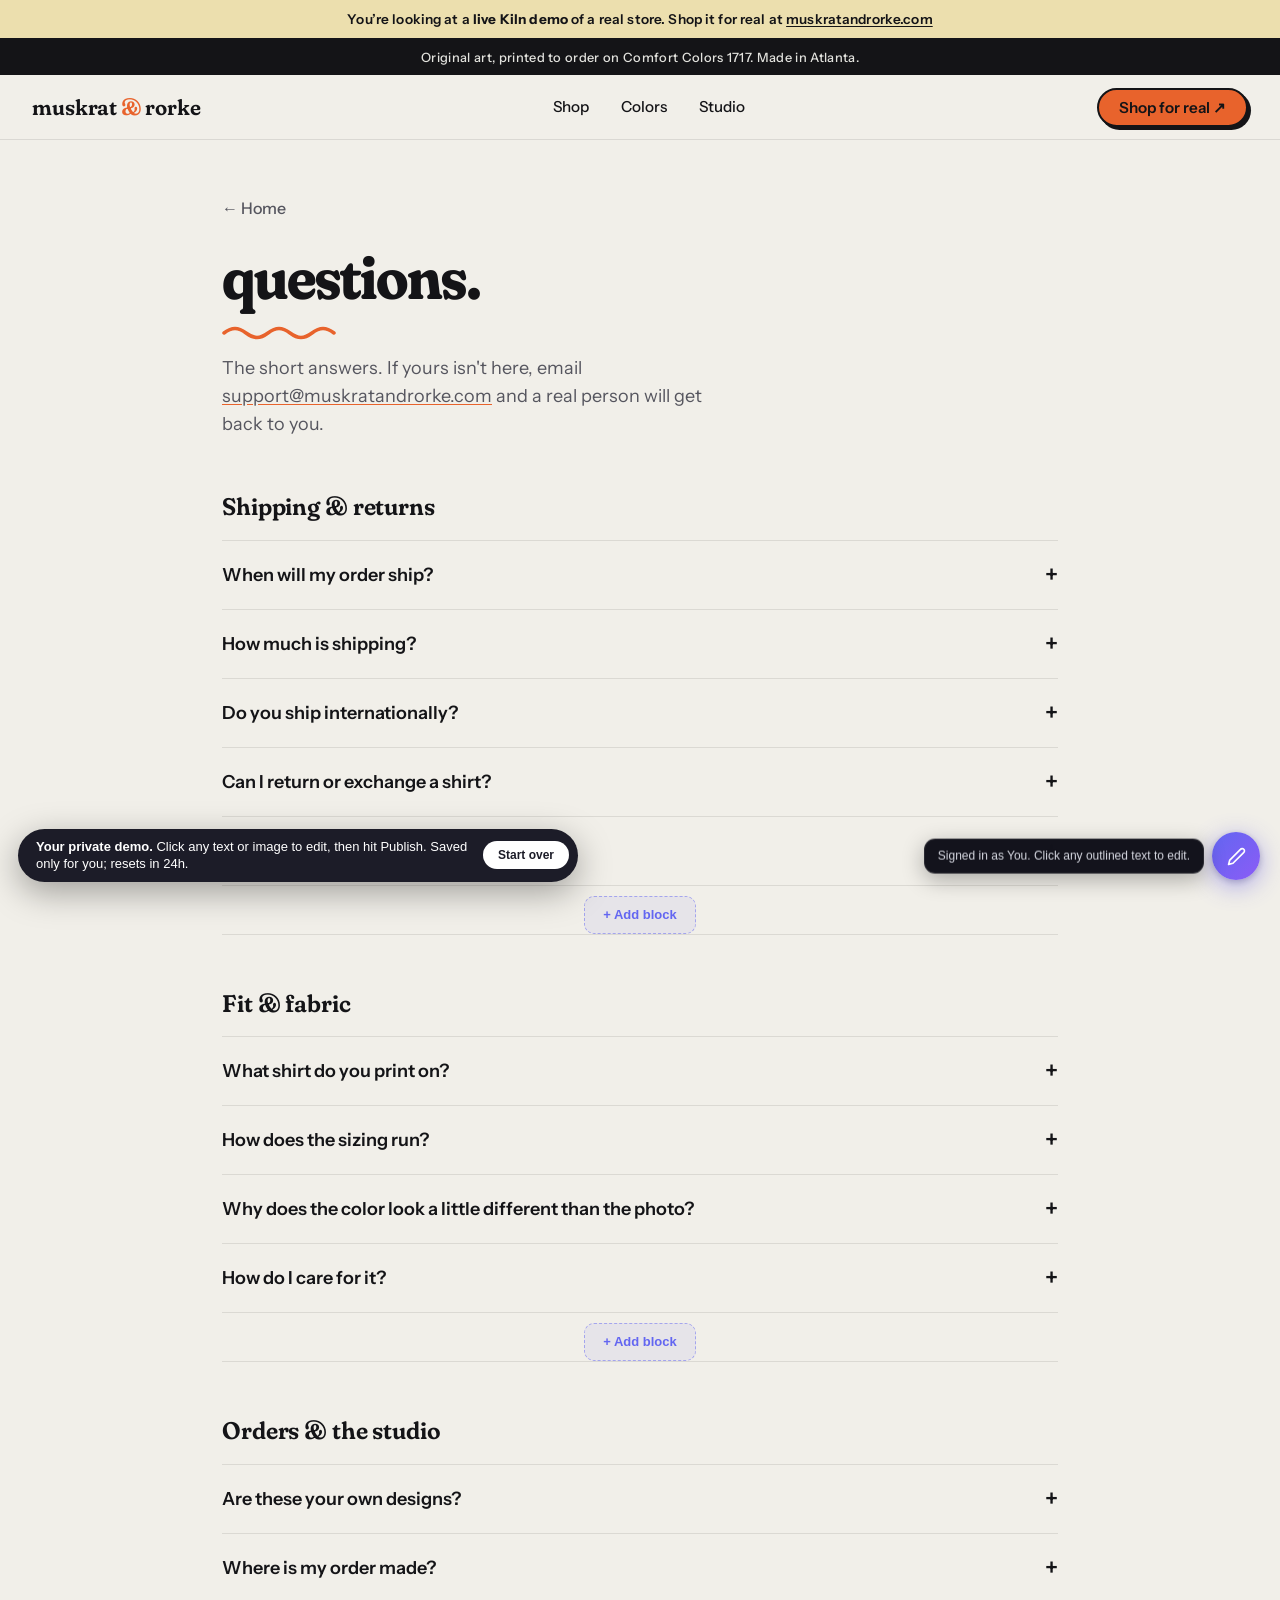
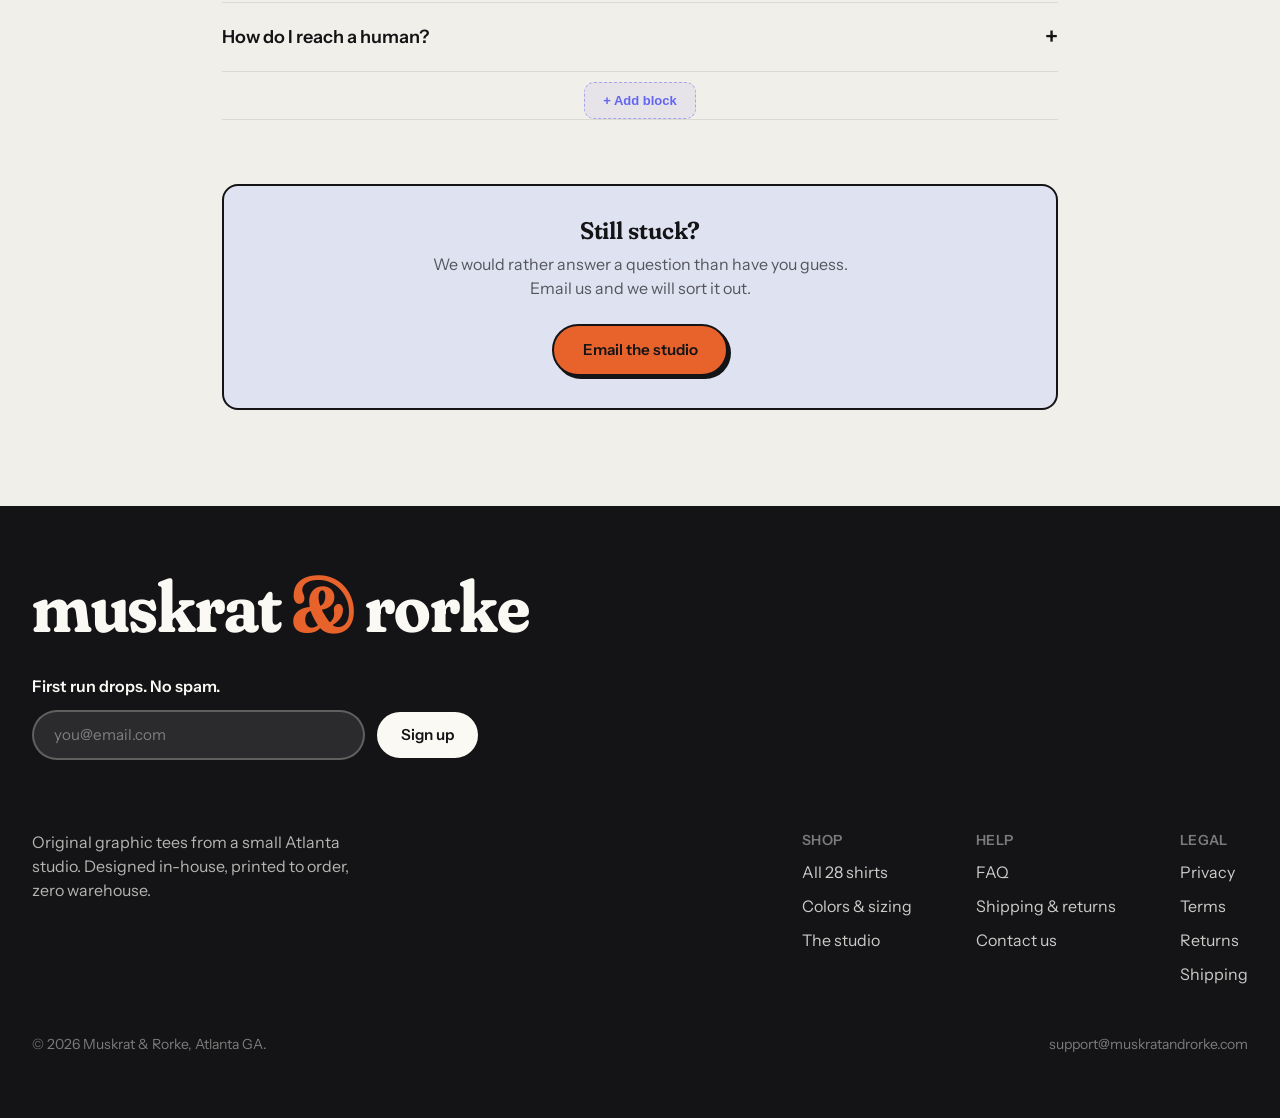
<file: faq/index.html>
<!DOCTYPE html><html lang="en"><head><meta charset="utf-8"><meta name="viewport" content="width=device-width, initial-scale=1"><title>FAQ, shipping &amp; returns | Muskrat &amp; Rorke · Kiln demo</title><meta name="description" content="Shipping times, returns, sizing, fabric, and care for Muskrat &amp; Rorke made-to-order graphic tees."><meta name="robots" content="noindex"><link rel="canonical" href="https://muskratandrorke.com/faq/"><link rel="icon" href="/favicon.svg" type="image/svg+xml"><link rel="preload" href="/fonts/instrument-var.woff2" as="font" type="font/woff2" crossorigin><link rel="preload" href="/fonts/fraunces-var.woff2" as="font" type="font/woff2" crossorigin><meta property="og:title" content="FAQ, shipping &amp; returns | Muskrat &amp; Rorke"><meta property="og:description" content="Shipping times, returns, sizing, fabric, and care for Muskrat &amp; Rorke made-to-order graphic tees."><meta property="og:type" content="website"><meta property="og:url" content="https://muskratandrorke.com/faq/"><meta property="og:image" content="https://muskratandrorke.com/img/og-card.jpg"><meta name="twitter:card" content="summary_large_image"><!-- Cloudflare Web Analytics --><link rel="stylesheet" href="/_astro/Base.BGO_EXnh.css"></head><body class="bg-base text-ink antialiased"><div id="kiln-demo-banner" data-cms-partial="demo_banner" style="background:var(--color-butter);color:var(--color-ink);border-bottom:2px solid var(--color-ink);padding:.55rem 1rem;text-align:center;font-size:.85rem;font-weight:600;letter-spacing:.01em;position:relative;z-index:60"><span data-cms="demo_banner_text">You’re looking at a <strong>live Kiln demo</strong> of a real store. Shop it for real at <a href="https://muskratandrorke.com" style="text-decoration:underline;text-underline-offset:2px">muskratandrorke.com</a></span></div><a href="#main" class="sr-only focus:not-sr-only focus:fixed focus:top-3 focus:left-3 focus:z-[100] focus:rounded-full focus:bg-ink focus:px-4 focus:py-2 focus:text-cream">Skip to content</a><div class="bg-ink py-2 text-center text-[0.8rem] font-medium tracking-wide text-cream/90" data-cms-partial="announcement"><span data-cms="announcement_text">Original art, printed to order on Comfort Colors 1717. Made in Atlanta.</span></div><header id="site-nav" class="sticky top-0 z-50 border-b border-ink/10 bg-base/90 backdrop-blur-md"><nav class="mx-auto flex h-16 max-w-[1440px] items-center justify-between px-5 sm:px-8" aria-label="Main"><a href="/" class="display-medium text-[1.35rem]">muskrat <span class="text-accent">&amp;</span> rorke</a><div class="hidden items-center gap-8 text-[0.95rem] font-medium sm:flex" data-cms-menu="main"><a href="/#shirts" class="hover:text-accent">Shop</a><a href="/#colors" class="hover:text-accent">Colors</a><a href="/#studio" class="hover:text-accent">Studio</a></div><a href="https://muskratandrorke.com" target="_blank" rel="noopener" class="btn btn-ink !px-5 !py-2.5 text-sm">Shop for real ↗</a></nav></header><main id="main"><section class="mx-auto max-w-[900px] px-5 pb-24 pt-14 sm:px-8"><a href="/" class="font-medium text-ink-soft hover:text-accent">&larr; Home</a><h1 class="display mt-6 text-[clamp(2.4rem,6vw,4rem)]" data-cms="faq_headline">questions.</h1><svg class="squiggle" viewBox="0 0 130 12" fill="none" aria-hidden="true"><path d="M2 8c8-6 14-6 22 0s14 6 22 0 14-6 22 0 14 6 22 0 14-6 22 0" stroke="currentColor" stroke-width="3.5" stroke-linecap="round"></path></svg><p class="mt-4 max-w-lg text-lg text-ink-soft" data-cms="faq_intro">The short answers. If yours isn't here, email <a href="mailto:support@muskratandrorke.com" class="underline decoration-accent underline-offset-2">support@muskratandrorke.com</a> and a real person will get back to you.</p><div id="shipping" class="mt-14 scroll-mt-24"><h2 class="display-medium text-2xl">Shipping &amp; returns</h2><div class="mt-5 divide-y divide-ink/10 border-y border-ink/10" data-cms-repeat="faq_shipping"><details class="group py-5"><summary class="flex cursor-pointer list-none items-center justify-between gap-4 text-lg font-semibold"><span data-cms="faq_q">When will my order ship?</span><span class="shrink-0 text-2xl leading-none transition group-open:rotate-45">+</span></summary><p class="mt-3 max-w-2xl leading-relaxed text-ink-soft" data-cms="faq_a">Every shirt is printed to order, so give us 2 to 5 business days to make it, then 3 to 6 more for US delivery. Most US orders land within about a week to a week and a half. You get a tracking link by email the moment it ships.</p></details><details class="group py-5"><summary class="flex cursor-pointer list-none items-center justify-between gap-4 text-lg font-semibold"><span data-cms="faq_q">How much is shipping?</span><span class="shrink-0 text-2xl leading-none transition group-open:rotate-45">+</span></summary><p class="mt-3 max-w-2xl leading-relaxed text-ink-soft" data-cms="faq_a">It is calculated at checkout based on your address and shown before you pay. No handling fees, no surprises.</p></details><details class="group py-5"><summary class="flex cursor-pointer list-none items-center justify-between gap-4 text-lg font-semibold"><span data-cms="faq_q">Do you ship internationally?</span><span class="shrink-0 text-2xl leading-none transition group-open:rotate-45">+</span></summary><p class="mt-3 max-w-2xl leading-relaxed text-ink-soft" data-cms="faq_a">Yes. International delivery usually runs 10 to 20 business days after your order ships, depending on customs.</p></details><details class="group py-5"><summary class="flex cursor-pointer list-none items-center justify-between gap-4 text-lg font-semibold"><span data-cms="faq_q">Can I return or exchange a shirt?</span><span class="shrink-0 text-2xl leading-none transition group-open:rotate-45">+</span></summary><p class="mt-3 max-w-2xl leading-relaxed text-ink-soft" data-cms="faq_a">If your order arrives damaged, misprinted, or wrong, we replace or refund it for free. Just email us within 30 days with a photo. Because each shirt is made on demand, we cannot take returns for the wrong size chosen or a change of mind, so check the size guide first, or email us and we will help you pick.</p></details><details class="group py-5"><summary class="flex cursor-pointer list-none items-center justify-between gap-4 text-lg font-semibold"><span data-cms="faq_q">I need to cancel or fix my address.</span><span class="shrink-0 text-2xl leading-none transition group-open:rotate-45">+</span></summary><p class="mt-3 max-w-2xl leading-relaxed text-ink-soft" data-cms="faq_a">Email us within 2 hours of ordering and we will do our best to catch it before it prints.</p></details></div></div><div id="fit" class="mt-14 scroll-mt-24"><h2 class="display-medium text-2xl">Fit &amp; fabric</h2><div class="mt-5 divide-y divide-ink/10 border-y border-ink/10" data-cms-repeat="faq_fit"><details class="group py-5"><summary class="flex cursor-pointer list-none items-center justify-between gap-4 text-lg font-semibold"><span data-cms="faq_q">What shirt do you print on?</span><span class="shrink-0 text-2xl leading-none transition group-open:rotate-45">+</span></summary><p class="mt-3 max-w-2xl leading-relaxed text-ink-soft" data-cms="faq_a">The Comfort Colors 1717: a 6.1 oz heavyweight, garment-dyed ring-spun cotton tee with a relaxed unisex fit. It starts soft and keeps its shape.</p></details><details class="group py-5"><summary class="flex cursor-pointer list-none items-center justify-between gap-4 text-lg font-semibold"><span data-cms="faq_q">How does the sizing run?</span><span class="shrink-0 text-2xl leading-none transition group-open:rotate-45">+</span></summary><p class="mt-3 max-w-2xl leading-relaxed text-ink-soft" data-cms="faq_a">True to size with a relaxed fit. If you like extra room, size up. Every product page has a full size guide with chest and length measurements.</p></details><details class="group py-5"><summary class="flex cursor-pointer list-none items-center justify-between gap-4 text-lg font-semibold"><span data-cms="faq_q">Why does the color look a little different than the photo?</span><span class="shrink-0 text-2xl leading-none transition group-open:rotate-45">+</span></summary><p class="mt-3 max-w-2xl leading-relaxed text-ink-soft" data-cms="faq_a">Garment-dyed cotton varies slightly batch to batch, and screens show color differently. Small variation in shade and print placement is normal and part of the character, not a defect.</p></details><details class="group py-5"><summary class="flex cursor-pointer list-none items-center justify-between gap-4 text-lg font-semibold"><span data-cms="faq_q">How do I care for it?</span><span class="shrink-0 text-2xl leading-none transition group-open:rotate-45">+</span></summary><p class="mt-3 max-w-2xl leading-relaxed text-ink-soft" data-cms="faq_a">Machine wash cold, inside out, and tumble dry low. The garment dye softens and fades a touch with age on purpose. It only gets better.</p></details></div></div><div id="orders" class="mt-14 scroll-mt-24"><h2 class="display-medium text-2xl">Orders &amp; the studio</h2><div class="mt-5 divide-y divide-ink/10 border-y border-ink/10" data-cms-repeat="faq_orders"><details class="group py-5"><summary class="flex cursor-pointer list-none items-center justify-between gap-4 text-lg font-semibold"><span data-cms="faq_q">Are these your own designs?</span><span class="shrink-0 text-2xl leading-none transition group-open:rotate-45">+</span></summary><p class="mt-3 max-w-2xl leading-relaxed text-ink-soft" data-cms="faq_a">Yes, every one. Muskrat &amp; Rorke is a small Atlanta studio and each design is drawn in-house, start to finish. No trend scraping, no clip art.</p></details><details class="group py-5"><summary class="flex cursor-pointer list-none items-center justify-between gap-4 text-lg font-semibold"><span data-cms="faq_q">Where is my order made?</span><span class="shrink-0 text-2xl leading-none transition group-open:rotate-45">+</span></summary><p class="mt-3 max-w-2xl leading-relaxed text-ink-soft" data-cms="faq_a">Printed to order in the United States, at the production partner nearest you, so it travels less to reach you.</p></details><details class="group py-5"><summary class="flex cursor-pointer list-none items-center justify-between gap-4 text-lg font-semibold"><span data-cms="faq_q">How do I reach a human?</span><span class="shrink-0 text-2xl leading-none transition group-open:rotate-45">+</span></summary><p class="mt-3 max-w-2xl leading-relaxed text-ink-soft" data-cms="faq_a">Email support@muskratandrorke.com. We are small and a real person reads every message.</p></details></div></div><div class="mt-16 rounded-2xl border-2 border-ink bg-peri-soft p-8 text-center"><p class="display-medium text-2xl" data-cms="faq_cta_title">Still stuck?</p><p class="mx-auto mt-2 max-w-md text-ink-soft" data-cms="faq_cta_body">We would rather answer a question than have you guess. Email us and we will sort it out.</p><a href="mailto:support@muskratandrorke.com" class="btn btn-ink mt-6">Email the studio</a></div></section></main><footer class="bg-ink text-cream" data-cms-partial="footer"><div class="mx-auto max-w-[1440px] px-5 py-16 sm:px-8"><p class="display text-[clamp(2rem,6vw,4.5rem)] text-cream">muskrat <span class="text-accent">&amp;</span> rorke</p><form id="signup-form" class="mt-8 max-w-md" novalidate><p class="font-semibold text-cream">First run drops. No spam.</p><div class="mt-3 flex gap-2.5"><label for="signup-email" class="sr-only">Email address</label><input id="signup-email" name="email" type="email" required autocomplete="email" placeholder="you@email.com" class="w-full min-w-0 rounded-full border-2 border-cream/25 bg-cream/10 px-5 py-3 text-[0.95rem] text-cream placeholder:text-cream/40 focus:border-cream/70 focus:outline-none"><button type="submit" class="btn btn-light !px-6 !py-3 text-sm">Sign up</button></div><p id="signup-msg" class="mt-2.5 min-h-5 text-sm text-cream/70" role="status" aria-live="polite"></p></form><div class="mt-10 grid gap-10 sm:grid-cols-[1fr_auto_auto_auto] sm:gap-16"><p class="max-w-xs text-cream/70" data-cms="footer_motto">Original graphic tees from a small Atlanta studio. Designed in-house, printed to order, zero warehouse.</p><div class="flex flex-col gap-2.5 text-cream/80"><span class="text-sm font-semibold uppercase tracking-wide text-cream/45">Shop</span><a href="/#shirts" class="hover:text-peri">All 28 shirts</a><a href="/#colors" class="hover:text-peri">Colors &amp; sizing</a><a href="/#studio" class="hover:text-peri">The studio</a></div><div class="flex flex-col gap-2.5 text-cream/80"><span class="text-sm font-semibold uppercase tracking-wide text-cream/45">Help</span><a href="/faq/" class="hover:text-peri">FAQ</a><a href="/faq/#shipping" class="hover:text-peri">Shipping &amp; returns</a><a href="mailto:support@muskratandrorke.com" class="hover:text-peri">Contact us</a></div><div class="flex flex-col gap-2.5 text-cream/80"><span class="text-sm font-semibold uppercase tracking-wide text-cream/45">Legal</span><a href="https://shop.muskratandrorke.com/policies/privacy-policy" class="hover:text-peri">Privacy</a><a href="https://shop.muskratandrorke.com/policies/terms-of-service" class="hover:text-peri">Terms</a><a href="https://shop.muskratandrorke.com/policies/refund-policy" class="hover:text-peri">Returns</a><a href="https://shop.muskratandrorke.com/policies/shipping-policy" class="hover:text-peri">Shipping</a></div></div><div class="mt-12 flex flex-col justify-between gap-2 text-sm text-cream/45 sm:flex-row"><span data-cms="footer_copyright" data-cms-plain>&copy; 2026 Muskrat &amp; Rorke, Atlanta GA.</span><a href="mailto:support@muskratandrorke.com" class="hover:text-peri" data-cms="footer_email" data-cms-plain>support@muskratandrorke.com</a></div></div></footer><script type="module" src="/_astro/Base.astro_astro_type_script_index_0_lang.vmvn6qUm.js"></script><script src="/assets/kiln-config.js"></script><script src="/assets/kiln.js" defer></script></body></html>
</file>
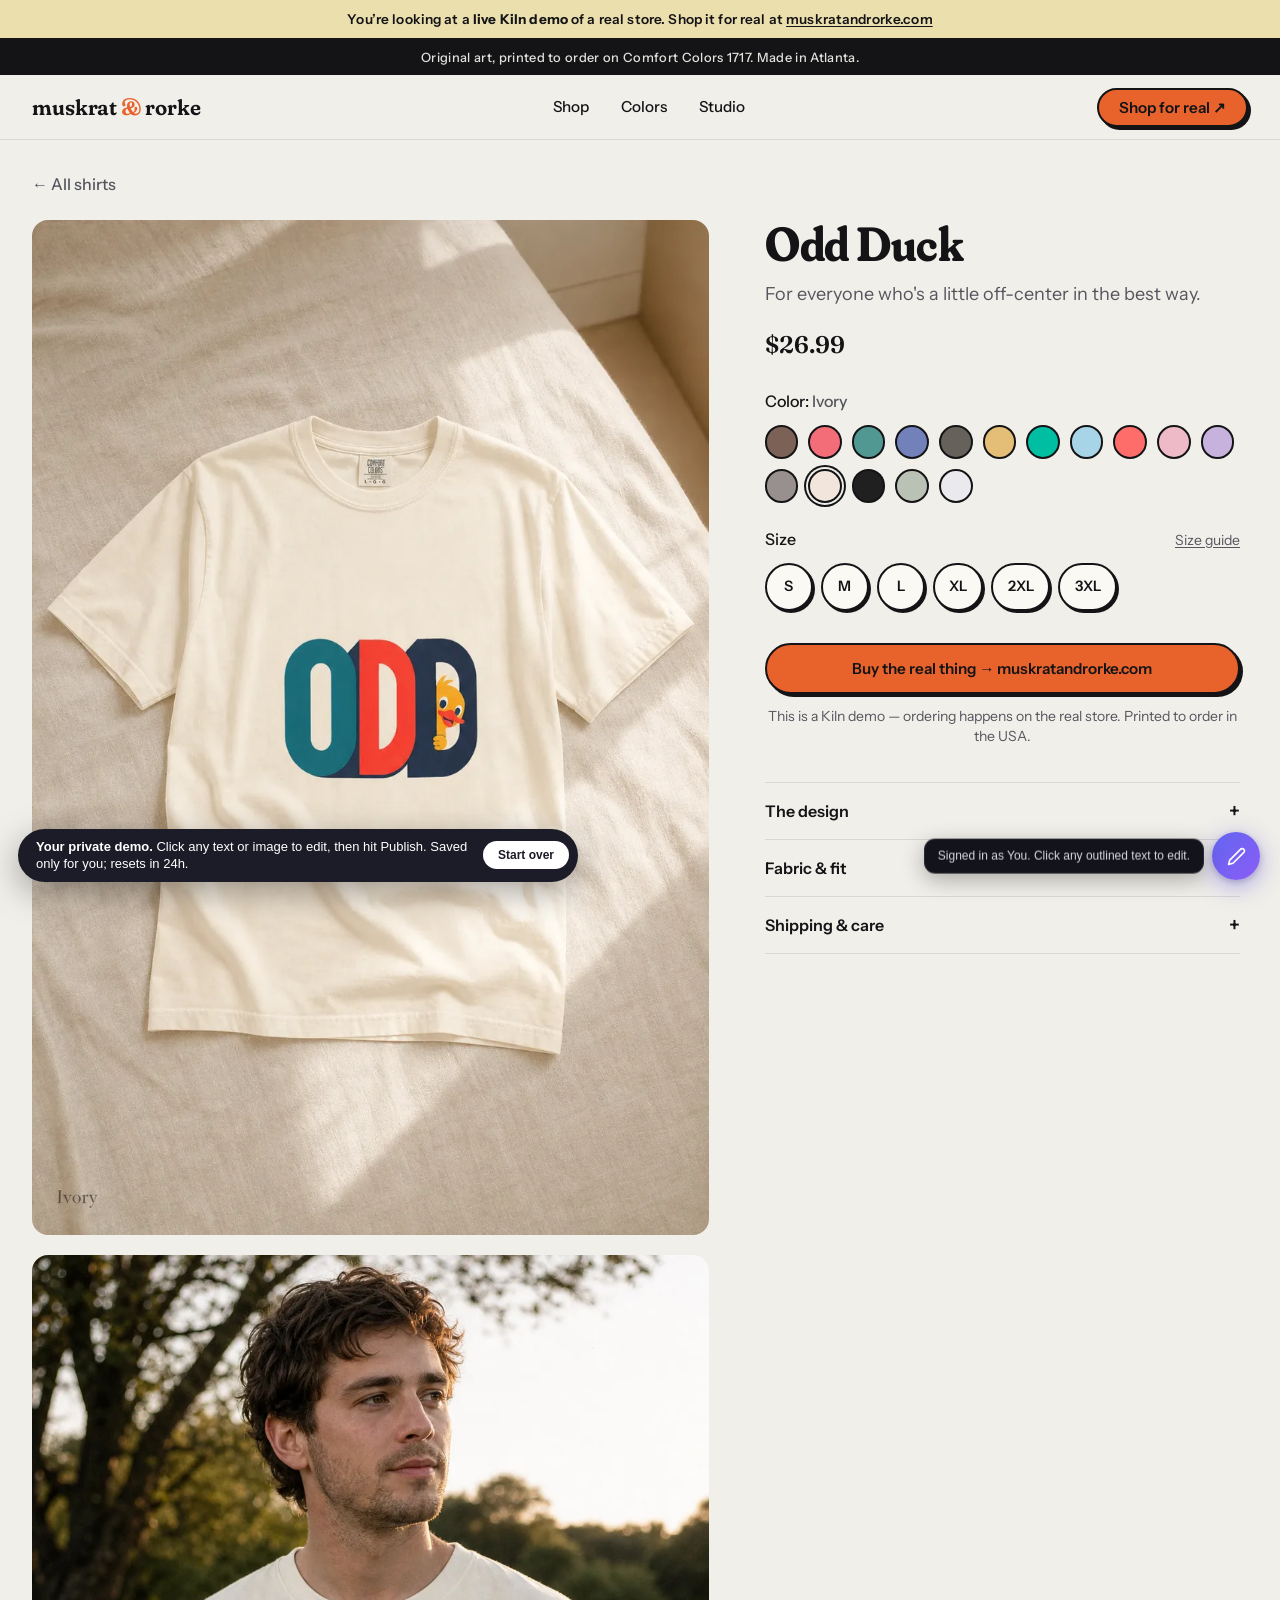
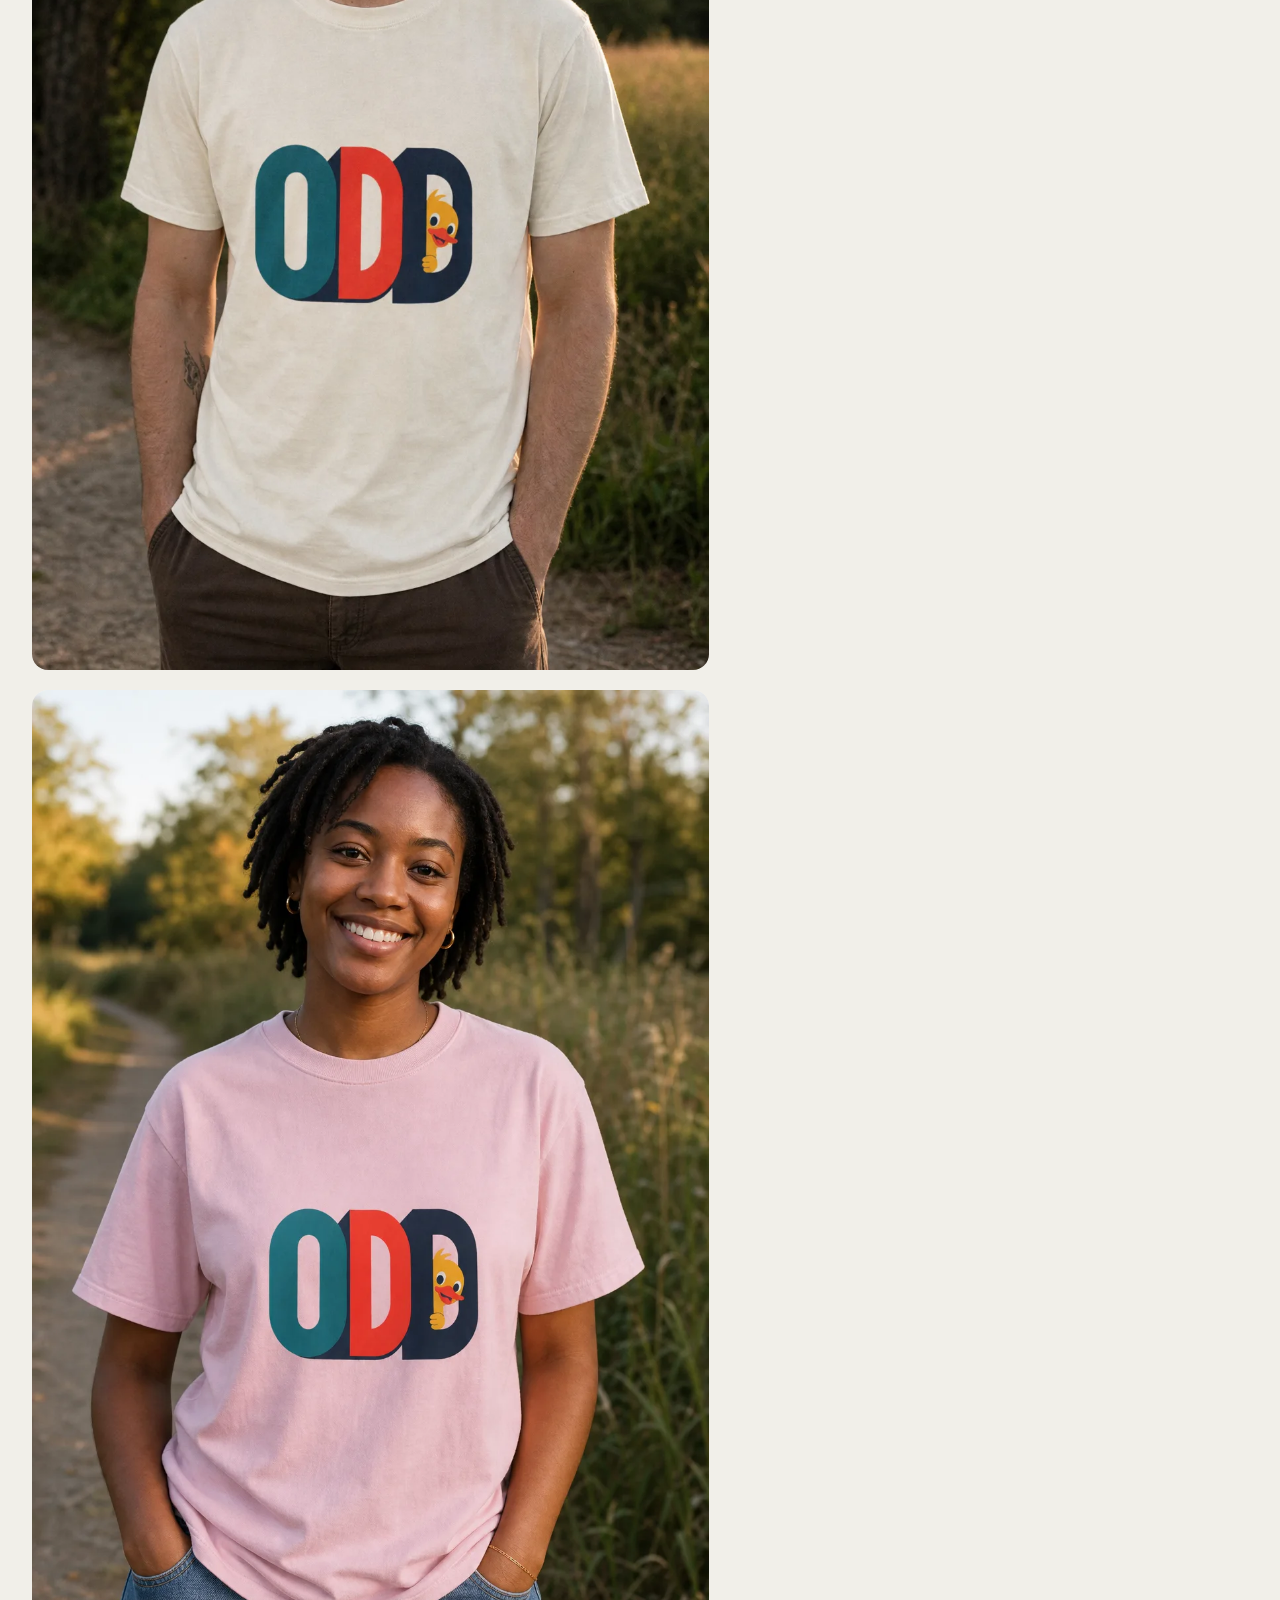
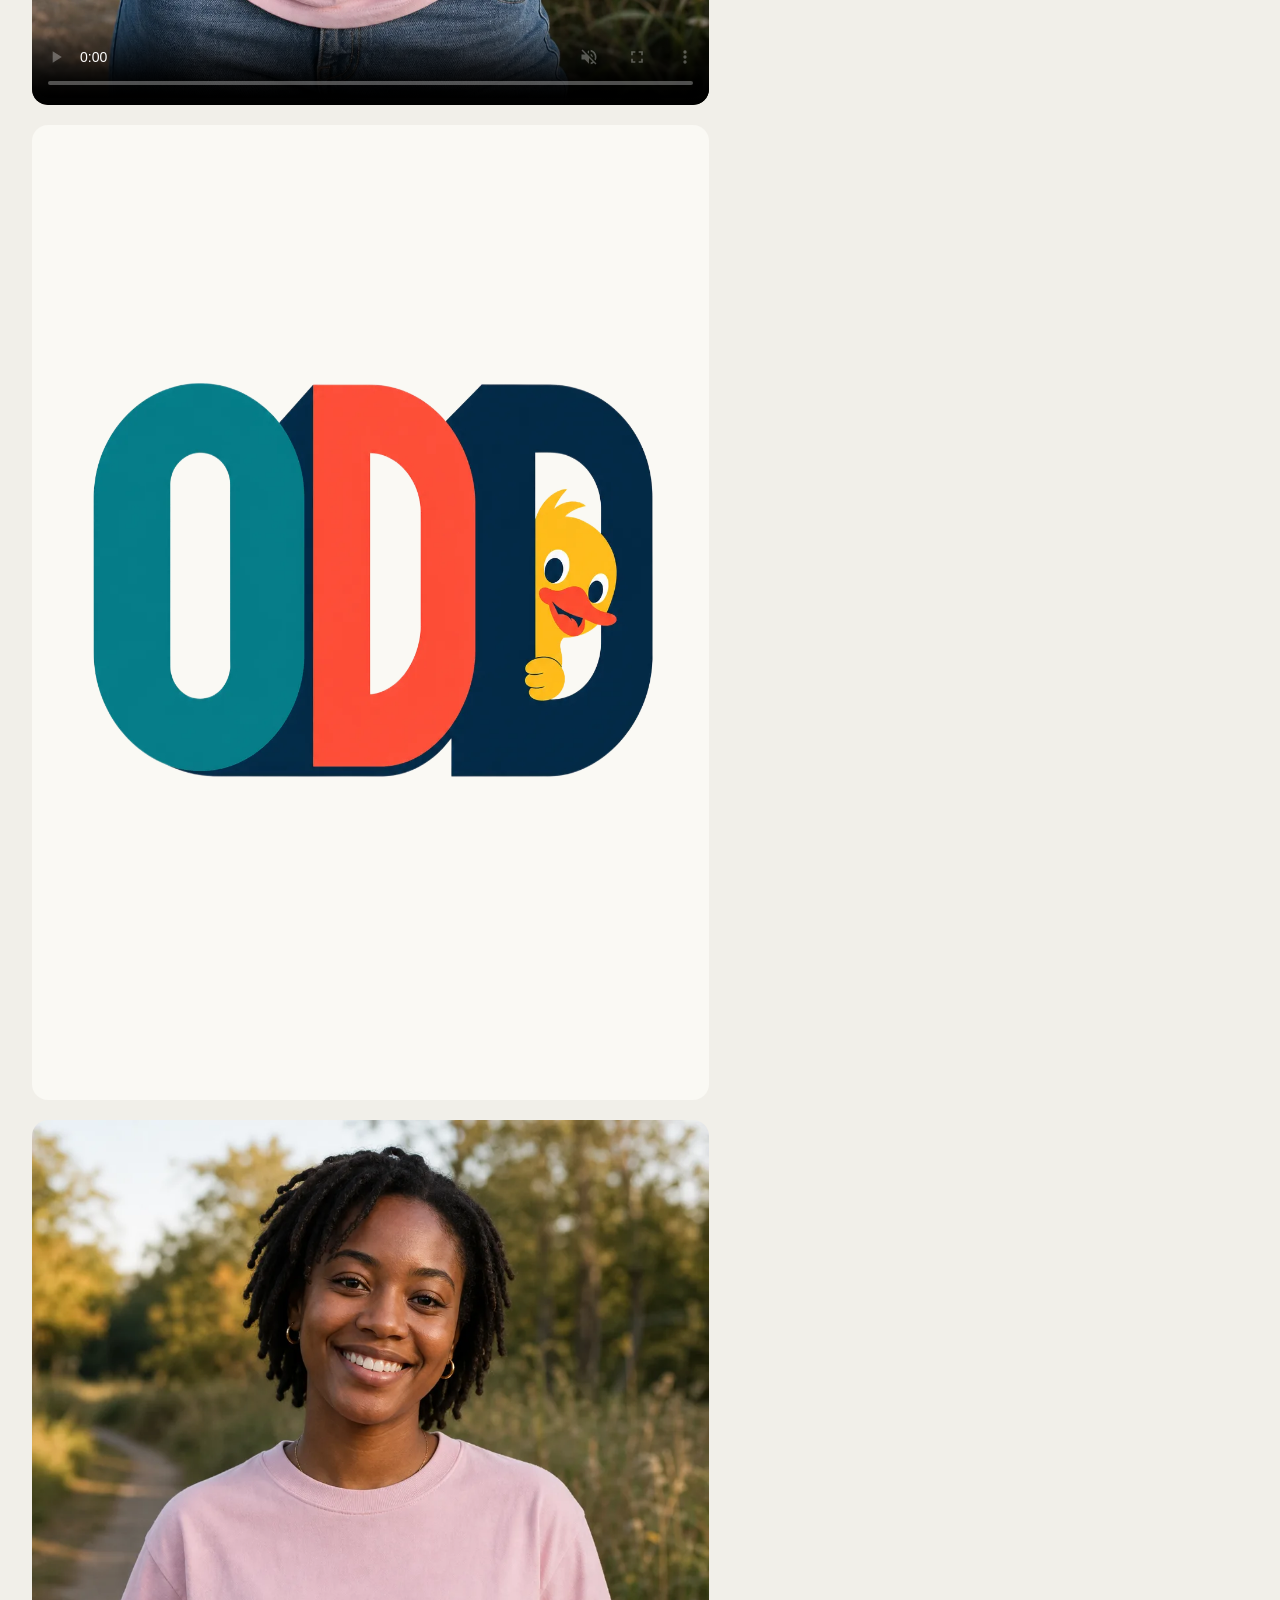
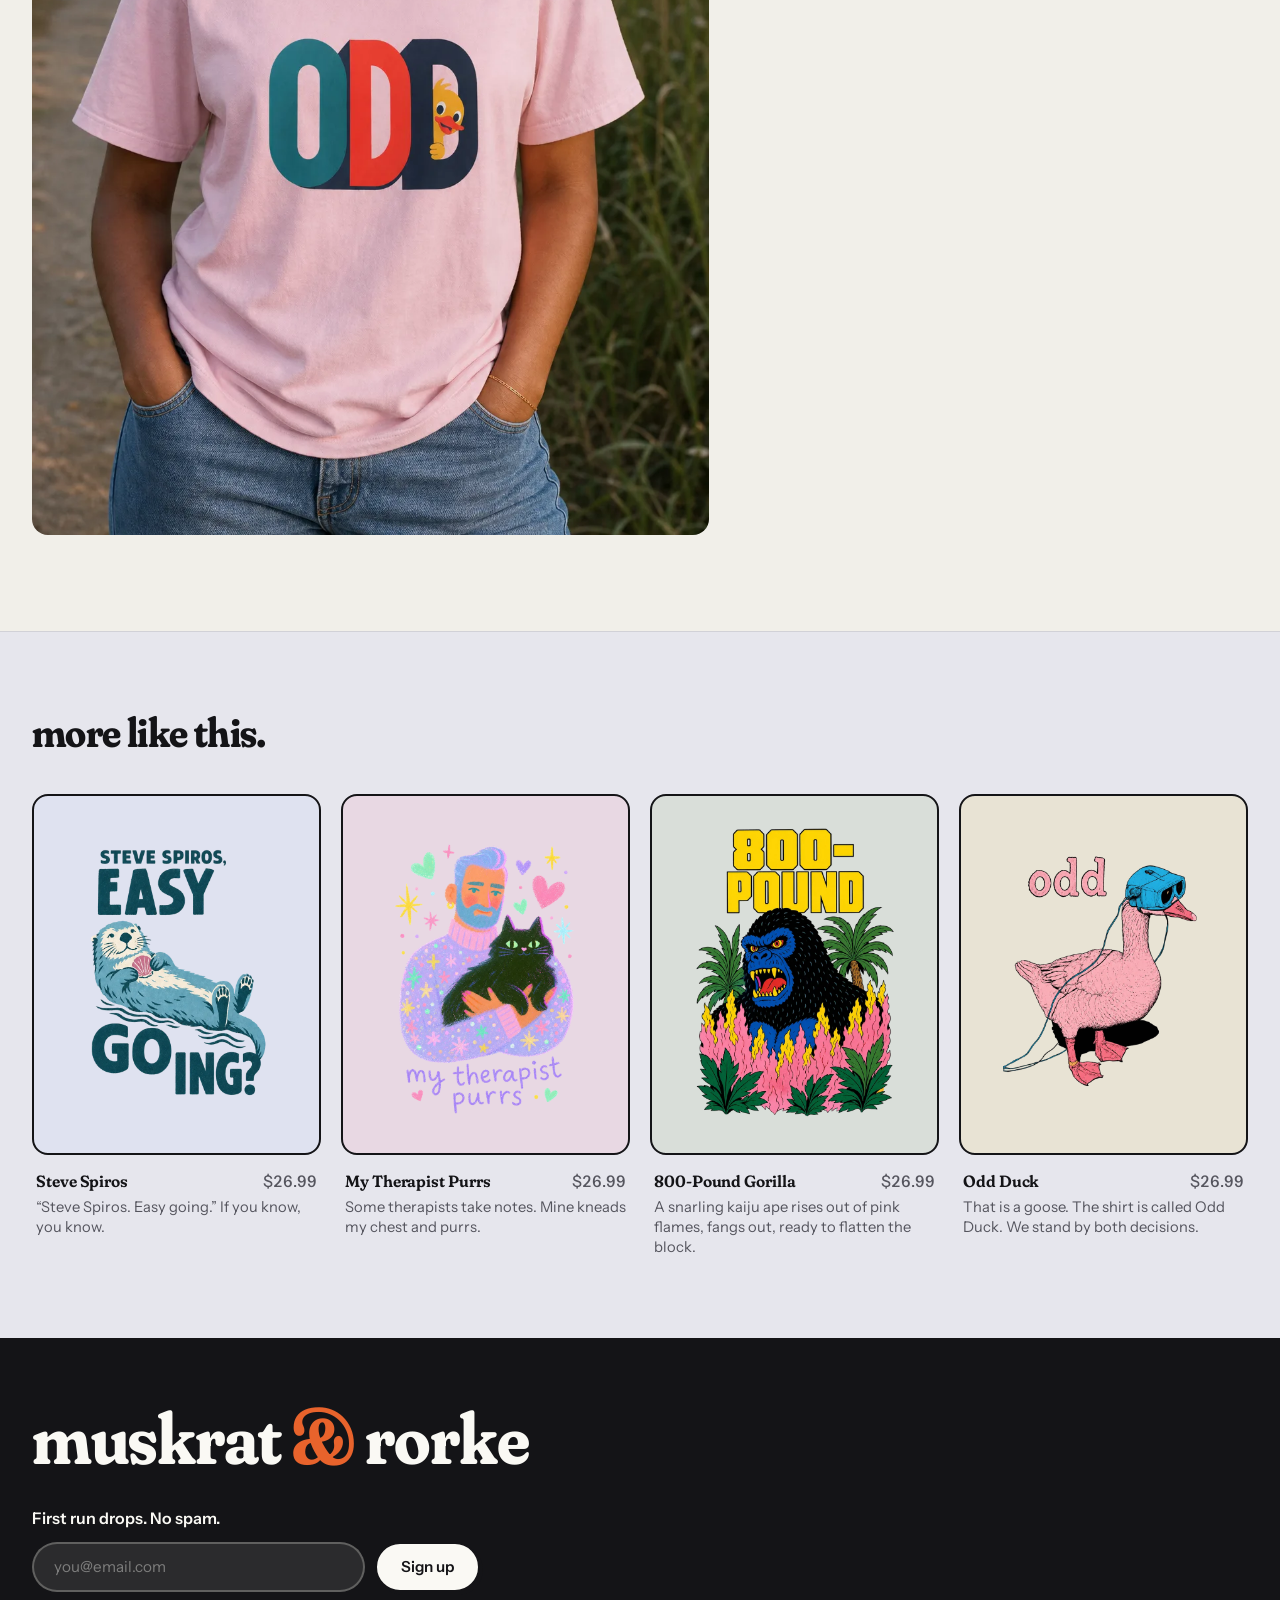
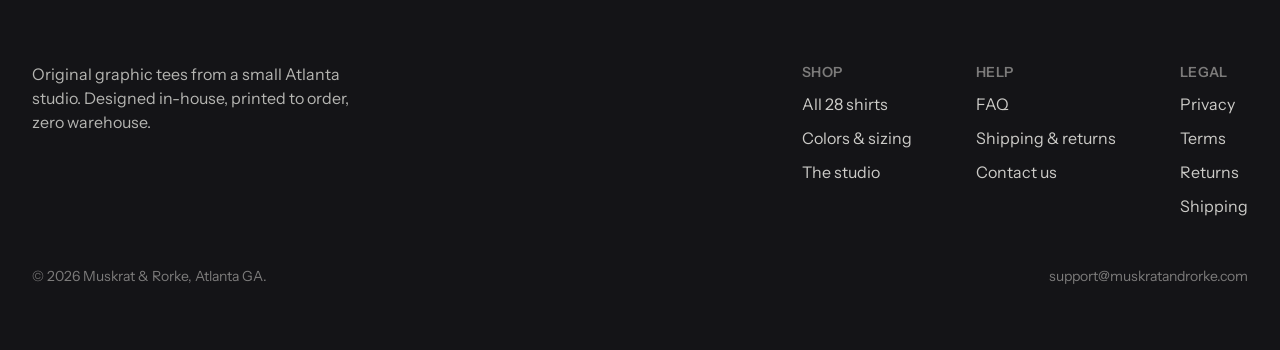
<file: shirts/odd-duck/index.html>
<!DOCTYPE html><html lang="en"><head><meta charset="utf-8"><meta name="viewport" content="width=device-width, initial-scale=1"><title>Odd Duck tee | Muskrat &amp; Rorke · Kiln demo</title><meta name="description" content="For everyone who's a little off-center in the best way."><meta name="robots" content="noindex"><link rel="canonical" href="https://muskratandrorke.com/shirts/odd-duck/"><link rel="icon" href="/favicon.svg" type="image/svg+xml"><link rel="preload" href="/fonts/instrument-var.woff2" as="font" type="font/woff2" crossorigin><link rel="preload" href="/fonts/fraunces-var.woff2" as="font" type="font/woff2" crossorigin><meta property="og:title" content="Odd Duck tee | Muskrat &amp; Rorke"><meta property="og:description" content="For everyone who's a little off-center in the best way."><meta property="og:type" content="website"><meta property="og:url" content="https://muskratandrorke.com/shirts/odd-duck/"><meta property="og:image" content="https://muskratandrorke.com/img/products/odd-duck/life-1.webp"><meta name="twitter:card" content="summary_large_image"><script type="application/ld+json">{"@context":"https://schema.org","@type":"Product","name":"Odd Duck T-Shirt","description":"For everyone who's a little off-center in the best way.","image":["https://muskratandrorke.com/img/products/odd-duck/flat-ivory.webp","https://muskratandrorke.com/img/products/odd-duck/life-1.webp","https://muskratandrorke.com/img/products/odd-duck/video.mp4","https://muskratandrorke.com/img/products/odd-duck/art.webp","https://muskratandrorke.com/img/products/odd-duck/life-2.webp"],"brand":{"@type":"Brand","name":"Muskrat & Rorke"},"offers":{"@type":"Offer","price":"26.99","priceCurrency":"USD","availability":"https://schema.org/InStock","url":"https://muskratandrorke.com/shirts/odd-duck/"}}</script><!-- Cloudflare Web Analytics --><link rel="stylesheet" href="/_astro/Base.BGO_EXnh.css"></head><body class="bg-base text-ink antialiased"><div id="kiln-demo-banner" data-cms-partial="demo_banner" style="background:var(--color-butter);color:var(--color-ink);border-bottom:2px solid var(--color-ink);padding:.55rem 1rem;text-align:center;font-size:.85rem;font-weight:600;letter-spacing:.01em;position:relative;z-index:60"><span data-cms="demo_banner_text">You’re looking at a <strong>live Kiln demo</strong> of a real store. Shop it for real at <a href="https://muskratandrorke.com" style="text-decoration:underline;text-underline-offset:2px">muskratandrorke.com</a></span></div><a href="#main" class="sr-only focus:not-sr-only focus:fixed focus:top-3 focus:left-3 focus:z-[100] focus:rounded-full focus:bg-ink focus:px-4 focus:py-2 focus:text-cream">Skip to content</a><div class="bg-ink py-2 text-center text-[0.8rem] font-medium tracking-wide text-cream/90" data-cms-partial="announcement"><span data-cms="announcement_text">Original art, printed to order on Comfort Colors 1717. Made in Atlanta.</span></div><header id="site-nav" class="sticky top-0 z-50 border-b border-ink/10 bg-base/90 backdrop-blur-md"><nav class="mx-auto flex h-16 max-w-[1440px] items-center justify-between px-5 sm:px-8" aria-label="Main"><a href="/" class="display-medium text-[1.35rem]">muskrat <span class="text-accent">&amp;</span> rorke</a><div class="hidden items-center gap-8 text-[0.95rem] font-medium sm:flex" data-cms-menu="main"><a href="/#shirts" class="hover:text-accent">Shop</a><a href="/#colors" class="hover:text-accent">Colors</a><a href="/#studio" class="hover:text-accent">Studio</a></div><a href="https://muskratandrorke.com" target="_blank" rel="noopener" class="btn btn-ink !px-5 !py-2.5 text-sm">Shop for real ↗</a></nav></header><main id="main"><section class="mx-auto max-w-[1440px] px-5 pb-24 pt-8 sm:px-8"><a href="/#shirts" class="font-medium text-ink-soft hover:text-accent">&larr; All shirts</a><div class="mt-6 grid gap-10 lg:grid-cols-[7fr_5fr] lg:gap-14"><!-- Gallery: stacked on desktop, swipe row on mobile --><div class="flex snap-x snap-mandatory gap-4 overflow-x-auto lg:grid lg:snap-none lg:gap-5 lg:overflow-visible"><div class="frame w-[86vw] shrink-0 snap-center bg-cream lg:w-full" data-gallery-slot="flat"><img src="/img/products/odd-duck/flat-ivory.webp" alt="Odd Duck tee in Ivory" width="1100" height="1100" loading="eager" fetchpriority="high" class="h-auto w-full object-cover"></div><div class="frame w-[86vw] shrink-0 snap-center bg-cream lg:w-full" data-gallery-slot="life1"><img src="/img/products/odd-duck/life-1.webp" alt="Odd Duck tee, worn" width="1100" height="1100" loading="lazy" fetchpriority="auto" class="h-auto w-full object-cover"></div><div class="frame w-[86vw] shrink-0 snap-center bg-cream lg:w-full" data-gallery-slot="video"><video src="/img/products/odd-duck/video.mp4" poster="/img/products/odd-duck/life-2.webp" autoplay muted loop playsinline controls preload="metadata" class="h-auto w-full" aria-label="Odd Duck tee on a model, video"></video></div><div class="frame w-[86vw] shrink-0 snap-center bg-cream lg:w-full p-6 sm:p-10" data-gallery-slot="art"><img data-cms="product_art" data-cms-attr="src" src="/img/products/odd-duck/art.webp" alt="Odd Duck print art, up close" width="1100" height="1100" loading="lazy" fetchpriority="auto" class="h-auto w-full object-contain"></div><div class="frame w-[86vw] shrink-0 snap-center bg-cream lg:w-full" data-gallery-slot="life2"><img src="/img/products/odd-duck/life-2.webp" alt="Odd Duck tee, another angle" width="1100" height="1100" loading="lazy" fetchpriority="auto" class="h-auto w-full object-cover"></div></div><!-- Buy panel --><div class="lg:sticky lg:top-20 lg:max-h-[calc(100dvh-6rem)] lg:self-start lg:overflow-y-auto lg:pb-6 lg:pr-2"><h1 class="display text-[clamp(1.9rem,4.5vw,3rem)]" data-cms="product_title">Odd Duck</h1><p class="mt-3 text-lg leading-relaxed text-ink-soft" data-cms="product_desc">For everyone who&#39;s a little off-center in the best way.</p><p class="mt-5 font-display text-2xl font-semibold tabular-nums" data-cms="product_price" data-cms-plain>$26.99</p><div class="mt-7"><p class="font-medium">Color: <span id="color-name" class="text-ink-soft">Ivory</span></p><div class="mt-3 flex flex-wrap gap-2.5" id="color-chips"><button class="swatch color-pick" style="background:#7c6156" data-flat="/img/products/odd-duck/flat-espresso.webp" data-name="Espresso" title="Espresso" aria-label="Show in Espresso"></button><button class="swatch color-pick" style="background:#f36d78" data-flat="/img/products/odd-duck/flat-watermelon.webp" data-name="Watermelon" title="Watermelon" aria-label="Show in Watermelon"></button><button class="swatch color-pick" style="background:#519892" data-flat="/img/products/odd-duck/flat-seafoam.webp" data-name="Seafoam" title="Seafoam" aria-label="Show in Seafoam"></button><button class="swatch color-pick" style="background:#7281ba" data-flat="/img/products/odd-duck/flat-periwinkle.webp" data-name="Periwinkle" title="Periwinkle" aria-label="Show in Periwinkle"></button><button class="swatch color-pick" style="background:#66625b" data-flat="/img/products/odd-duck/flat-pepper.webp" data-name="Pepper" title="Pepper" aria-label="Show in Pepper"></button><button class="swatch color-pick" style="background:#e4bd77" data-flat="/img/products/odd-duck/flat-mustard.webp" data-name="Mustard" title="Mustard" aria-label="Show in Mustard"></button><button class="swatch color-pick" style="background:#00bea2" data-flat="/img/products/odd-duck/flat-island-green.webp" data-name="Island Green" title="Island Green" aria-label="Show in Island Green"></button><button class="swatch color-pick" style="background:#a8d4e8" data-flat="/img/products/odd-duck/flat-chambray.webp" data-name="Chambray" title="Chambray" aria-label="Show in Chambray"></button><button class="swatch color-pick" style="background:#ff6d6a" data-flat="/img/products/odd-duck/flat-bright-salmon.webp" data-name="Bright Salmon" title="Bright Salmon" aria-label="Show in Bright Salmon"></button><button class="swatch color-pick" style="background:#eebac7" data-flat="/img/products/odd-duck/flat-blossom.webp" data-name="Blossom" title="Blossom" aria-label="Show in Blossom"></button><button class="swatch color-pick" style="background:#c7b2de" data-flat="/img/products/odd-duck/flat-orchid.webp" data-name="Orchid" title="Orchid" aria-label="Show in Orchid"></button><button class="swatch color-pick" style="background:#98908e" data-flat="/img/products/odd-duck/flat-grey.webp" data-name="Grey" title="Grey" aria-label="Show in Grey"></button><button class="swatch color-pick is-active" style="background:#f2e5dc" data-flat="/img/products/odd-duck/flat-ivory.webp" data-name="Ivory" title="Ivory" aria-label="Show in Ivory"></button><button class="swatch color-pick" style="background:#202020" data-flat="/img/products/odd-duck/flat-black.webp" data-name="Black" title="Black" aria-label="Show in Black"></button><button class="swatch color-pick" style="background:#bac2b5" data-flat="/img/products/odd-duck/flat-bay.webp" data-name="Bay" title="Bay" aria-label="Show in Bay"></button><button class="swatch color-pick" style="background:#eae9ee" data-flat="/img/products/odd-duck/flat-white.webp" data-name="White" title="White" aria-label="Show in White"></button></div></div><div class="mt-6"><div class="flex items-baseline justify-between"><p class="font-medium">Size</p><button class="modal-open text-sm text-ink-soft underline underline-offset-2 hover:text-accent" data-modal="modal-sizing">Size guide</button></div><div class="mt-3 flex flex-wrap gap-2" id="size-pills" role="group" aria-label="Pick a size"><button class="size-pill" data-size="S">S</button><button class="size-pill" data-size="M">M</button><button class="size-pill" data-size="L">L</button><button class="size-pill" data-size="XL">XL</button><button class="size-pill" data-size="2XL">2XL</button><button class="size-pill" data-size="3XL">3XL</button></div></div><a class="btn btn-ink mt-8 w-full text-base" href="https://muskratandrorke.com/shirts/odd-duck/" target="_blank" rel="noopener" data-cms="buy_cta">Buy the real thing → muskratandrorke.com</a><p id="add-hint" class="mt-3 text-center text-sm text-ink-soft" data-cms="buy_note">This is a Kiln demo — ordering happens on the real store. Printed to order in the USA.</p><div class="mt-9 divide-y divide-ink/10 border-y border-ink/10"><details class="group py-4"><summary class="flex cursor-pointer list-none items-center justify-between font-semibold">The design<span class="text-xl leading-none transition group-open:rotate-45">+</span></summary><p class="mt-3 leading-relaxed text-ink-soft" data-cms="design_body">For the kind of person who&#39;s always been the weird one at the table and figured out somewhere along the way that&#39;s the good seat. Wear it to trivia, to the farmers market, to brunch with the friend who gets it.</p></details><details class="group py-4"><summary class="flex cursor-pointer list-none items-center justify-between font-semibold">Fabric &amp; fit<span class="text-xl leading-none transition group-open:rotate-45">+</span></summary><p class="mt-3 leading-relaxed text-ink-soft" data-cms="fabric_body">Comfort Colors 1717: 6.1 oz heavyweight ring-spun cotton, garment-dyed, relaxed unisex fit. True to size; size up for extra room. 2XL and 3XL run slightly higher in price at checkout.</p></details><details class="group py-4"><summary class="flex cursor-pointer list-none items-center justify-between font-semibold">Shipping &amp; care<span class="text-xl leading-none transition group-open:rotate-45">+</span></summary><p class="mt-3 leading-relaxed text-ink-soft" data-cms="shipping_body">Printed when you order it and shipped from the US facility nearest you, usually within a week. Machine wash cold, inside out; tumble low. The dye softens with age on purpose.</p></details></div></div></div></section><section class="border-t border-ink/10 bg-peri-soft/60"><div class="mx-auto max-w-[1440px] px-5 py-20 sm:px-8"><h2 class="display text-[clamp(1.6rem,3.5vw,2.6rem)]" data-cms="more_headline">more like this.</h2><div class="mt-10 grid grid-cols-2 gap-x-5 gap-y-11 lg:grid-cols-4"><a href="https://muskratandrorke.com/shirts/steve-spiros/" target="_blank" rel="noopener" class="product-card group reveal block" data-mood="funny" aria-label="Steve Spiros tee"><div class="frame relative aspect-[4/5] overflow-hidden border-2 border-ink transition duration-300 group-hover:-rotate-1 group-hover:shadow-[5px_5px_0_var(--color-ink)] bg-peri-soft"><img src="/img/products/steve-spiros/art-sm.webp" alt="Steve Spiros print art" width="640" height="960" loading="lazy" class="absolute inset-0 h-full w-full object-contain p-7 transition duration-500 group-hover:scale-[1.04] group-hover:opacity-0"><img src="/img/products/steve-spiros/life-1.webp" alt="Steve Spiros tee, worn" width="640" height="960" loading="lazy" class="absolute inset-0 h-full w-full object-cover opacity-0 transition duration-500 group-hover:opacity-100"><span class="absolute right-3 top-3 rounded-full bg-cream/90 px-3 py-1 text-xs font-semibold opacity-0 transition group-hover:opacity-100">16 colors</span></div><div class="mt-3.5 flex items-baseline justify-between gap-3 px-1"><h3 class="display-medium text-[1.02rem]">Steve Spiros</h3><span class="shrink-0 font-medium text-ink-soft tabular-nums">$26.99</span></div><p class="mt-1 px-1 text-[0.92rem] leading-snug text-ink-soft">“Steve Spiros. Easy going.” If you know, you know.</p></a><a href="https://muskratandrorke.com/shirts/my-therapist-purrs/" target="_blank" rel="noopener" class="product-card group reveal block" data-mood="funny" aria-label="My Therapist Purrs tee"><div class="frame relative aspect-[4/5] overflow-hidden border-2 border-ink transition duration-300 group-hover:-rotate-1 group-hover:shadow-[5px_5px_0_var(--color-ink)] bg-pink/45"><img src="/img/products/my-therapist-purrs/art-sm.webp" alt="My Therapist Purrs print art" width="640" height="960" loading="lazy" class="absolute inset-0 h-full w-full object-contain p-7 transition duration-500 group-hover:scale-[1.04] group-hover:opacity-0"><img src="/img/products/my-therapist-purrs/life-1.webp" alt="My Therapist Purrs tee, worn" width="640" height="960" loading="lazy" class="absolute inset-0 h-full w-full object-cover opacity-0 transition duration-500 group-hover:opacity-100"><span class="absolute right-3 top-3 rounded-full bg-cream/90 px-3 py-1 text-xs font-semibold opacity-0 transition group-hover:opacity-100">16 colors</span></div><div class="mt-3.5 flex items-baseline justify-between gap-3 px-1"><h3 class="display-medium text-[1.02rem]">My Therapist Purrs</h3><span class="shrink-0 font-medium text-ink-soft tabular-nums">$26.99</span></div><p class="mt-1 px-1 text-[0.92rem] leading-snug text-ink-soft">Some therapists take notes. Mine kneads my chest and purrs.</p></a><a href="https://muskratandrorke.com/shirts/800-pound-gorilla/" target="_blank" rel="noopener" class="product-card group reveal block" data-mood="funny" aria-label="800-Pound Gorilla tee"><div class="frame relative aspect-[4/5] overflow-hidden border-2 border-ink transition duration-300 group-hover:-rotate-1 group-hover:shadow-[5px_5px_0_var(--color-ink)] bg-sage/50"><img src="/img/products/800-pound-gorilla/art-sm.webp" alt="800-Pound Gorilla print art" width="640" height="960" loading="lazy" class="absolute inset-0 h-full w-full object-contain p-7 transition duration-500 group-hover:scale-[1.04] group-hover:opacity-0"><img src="/img/products/800-pound-gorilla/life-1.webp" alt="800-Pound Gorilla tee, worn" width="640" height="960" loading="lazy" class="absolute inset-0 h-full w-full object-cover opacity-0 transition duration-500 group-hover:opacity-100"><span class="absolute right-3 top-3 rounded-full bg-cream/90 px-3 py-1 text-xs font-semibold opacity-0 transition group-hover:opacity-100">16 colors</span></div><div class="mt-3.5 flex items-baseline justify-between gap-3 px-1"><h3 class="display-medium text-[1.02rem]">800-Pound Gorilla</h3><span class="shrink-0 font-medium text-ink-soft tabular-nums">$26.99</span></div><p class="mt-1 px-1 text-[0.92rem] leading-snug text-ink-soft">A snarling kaiju ape rises out of pink flames, fangs out, ready to flatten the block.</p></a><a href="https://muskratandrorke.com/shirts/odd-goose/" target="_blank" rel="noopener" class="product-card group reveal block" data-mood="funny" aria-label="Odd Duck tee"><div class="frame relative aspect-[4/5] overflow-hidden border-2 border-ink transition duration-300 group-hover:-rotate-1 group-hover:shadow-[5px_5px_0_var(--color-ink)] bg-butter/40"><img src="/img/products/odd-goose/art-sm.webp" alt="Odd Duck print art" width="640" height="960" loading="lazy" class="absolute inset-0 h-full w-full object-contain p-7 transition duration-500 group-hover:scale-[1.04] group-hover:opacity-0"><img src="/img/products/odd-goose/life-1.webp" alt="Odd Duck tee, worn" width="640" height="960" loading="lazy" class="absolute inset-0 h-full w-full object-cover opacity-0 transition duration-500 group-hover:opacity-100"><span class="absolute right-3 top-3 rounded-full bg-cream/90 px-3 py-1 text-xs font-semibold opacity-0 transition group-hover:opacity-100">16 colors</span></div><div class="mt-3.5 flex items-baseline justify-between gap-3 px-1"><h3 class="display-medium text-[1.02rem]">Odd Duck</h3><span class="shrink-0 font-medium text-ink-soft tabular-nums">$26.99</span></div><p class="mt-1 px-1 text-[0.92rem] leading-snug text-ink-soft">That is a goose. The shirt is called Odd Duck. We stand by both decisions.</p></a></div></div></section><dialog id="modal-sizing" class="m-auto max-h-[92dvh] w-[min(92vw,700px)] rounded-2xl bg-cream p-3 backdrop:bg-ink/60"><div class="flex max-h-[calc(92dvh-1.5rem)] flex-col gap-3"><img src="/img/chart-sizing.jpg" alt="Comfort Colors 1717 sizing chart" class="min-h-0 w-full flex-1 rounded-xl object-contain" loading="lazy"><button class="btn btn-ink modal-close mx-auto flex shrink-0 text-sm" data-modal="modal-sizing">Close</button></div></dialog><script type="module">var e=document.getElementById(`color-name`).textContent.trim(),t=``,n=document.querySelector(`[data-gallery-slot="flat"] img`).src;document.querySelectorAll(`.color-pick`).forEach(t=>{t.addEventListener(`click`,()=>{document.querySelectorAll(`.color-pick`).forEach(e=>e.classList.remove(`is-active`)),t.classList.add(`is-active`),e=t.dataset.name,document.getElementById(`color-name`).textContent=e;let r=document.querySelector(`[data-gallery-slot="flat"] img`);r.style.opacity=`0.4`;let i=new Image;i.onload=()=>{r.src=t.dataset.flat,r.alt=`Tee in ${e}`,r.style.opacity=`1`,n=t.dataset.flat},i.src=t.dataset.flat,document.querySelector(`[data-gallery-slot="flat"]`)?.scrollIntoView({behavior:`smooth`,block:`nearest`,inline:`center`})})}),document.querySelectorAll(`.size-pill`).forEach(e=>{e.addEventListener(`click`,()=>{document.querySelectorAll(`.size-pill`).forEach(e=>e.classList.remove(`is-active`)),e.classList.add(`is-active`),t=e.dataset.size,void 0})});var i=document.querySelector(`video`);i&&new IntersectionObserver(([e])=>{e.isIntersecting?i.play().catch(()=>{}):i.pause()},{threshold:.35}).observe(i),document.querySelectorAll(`.modal-open`).forEach(e=>e.addEventListener(`click`,()=>document.getElementById(e.dataset.modal).showModal())),document.querySelectorAll(`.modal-close`).forEach(e=>e.addEventListener(`click`,()=>document.getElementById(e.dataset.modal).close()));</script></main><footer class="bg-ink text-cream" data-cms-partial="footer"><div class="mx-auto max-w-[1440px] px-5 py-16 sm:px-8"><p class="display text-[clamp(2rem,6vw,4.5rem)] text-cream">muskrat <span class="text-accent">&amp;</span> rorke</p><form id="signup-form" class="mt-8 max-w-md" novalidate><p class="font-semibold text-cream">First run drops. No spam.</p><div class="mt-3 flex gap-2.5"><label for="signup-email" class="sr-only">Email address</label><input id="signup-email" name="email" type="email" required autocomplete="email" placeholder="you@email.com" class="w-full min-w-0 rounded-full border-2 border-cream/25 bg-cream/10 px-5 py-3 text-[0.95rem] text-cream placeholder:text-cream/40 focus:border-cream/70 focus:outline-none"><button type="submit" class="btn btn-light !px-6 !py-3 text-sm">Sign up</button></div><p id="signup-msg" class="mt-2.5 min-h-5 text-sm text-cream/70" role="status" aria-live="polite"></p></form><div class="mt-10 grid gap-10 sm:grid-cols-[1fr_auto_auto_auto] sm:gap-16"><p class="max-w-xs text-cream/70" data-cms="footer_motto">Original graphic tees from a small Atlanta studio. Designed in-house, printed to order, zero warehouse.</p><div class="flex flex-col gap-2.5 text-cream/80"><span class="text-sm font-semibold uppercase tracking-wide text-cream/45">Shop</span><a href="/#shirts" class="hover:text-peri">All 28 shirts</a><a href="/#colors" class="hover:text-peri">Colors &amp; sizing</a><a href="/#studio" class="hover:text-peri">The studio</a></div><div class="flex flex-col gap-2.5 text-cream/80"><span class="text-sm font-semibold uppercase tracking-wide text-cream/45">Help</span><a href="/faq/" class="hover:text-peri">FAQ</a><a href="/faq/#shipping" class="hover:text-peri">Shipping &amp; returns</a><a href="mailto:support@muskratandrorke.com" class="hover:text-peri">Contact us</a></div><div class="flex flex-col gap-2.5 text-cream/80"><span class="text-sm font-semibold uppercase tracking-wide text-cream/45">Legal</span><a href="https://shop.muskratandrorke.com/policies/privacy-policy" class="hover:text-peri">Privacy</a><a href="https://shop.muskratandrorke.com/policies/terms-of-service" class="hover:text-peri">Terms</a><a href="https://shop.muskratandrorke.com/policies/refund-policy" class="hover:text-peri">Returns</a><a href="https://shop.muskratandrorke.com/policies/shipping-policy" class="hover:text-peri">Shipping</a></div></div><div class="mt-12 flex flex-col justify-between gap-2 text-sm text-cream/45 sm:flex-row"><span data-cms="footer_copyright" data-cms-plain>&copy; 2026 Muskrat &amp; Rorke, Atlanta GA.</span><a href="mailto:support@muskratandrorke.com" class="hover:text-peri" data-cms="footer_email" data-cms-plain>support@muskratandrorke.com</a></div></div></footer><script type="module" src="/_astro/Base.astro_astro_type_script_index_0_lang.vmvn6qUm.js"></script><script src="/assets/kiln-config.js"></script><script src="/assets/kiln.js" defer></script></body></html>
</file>
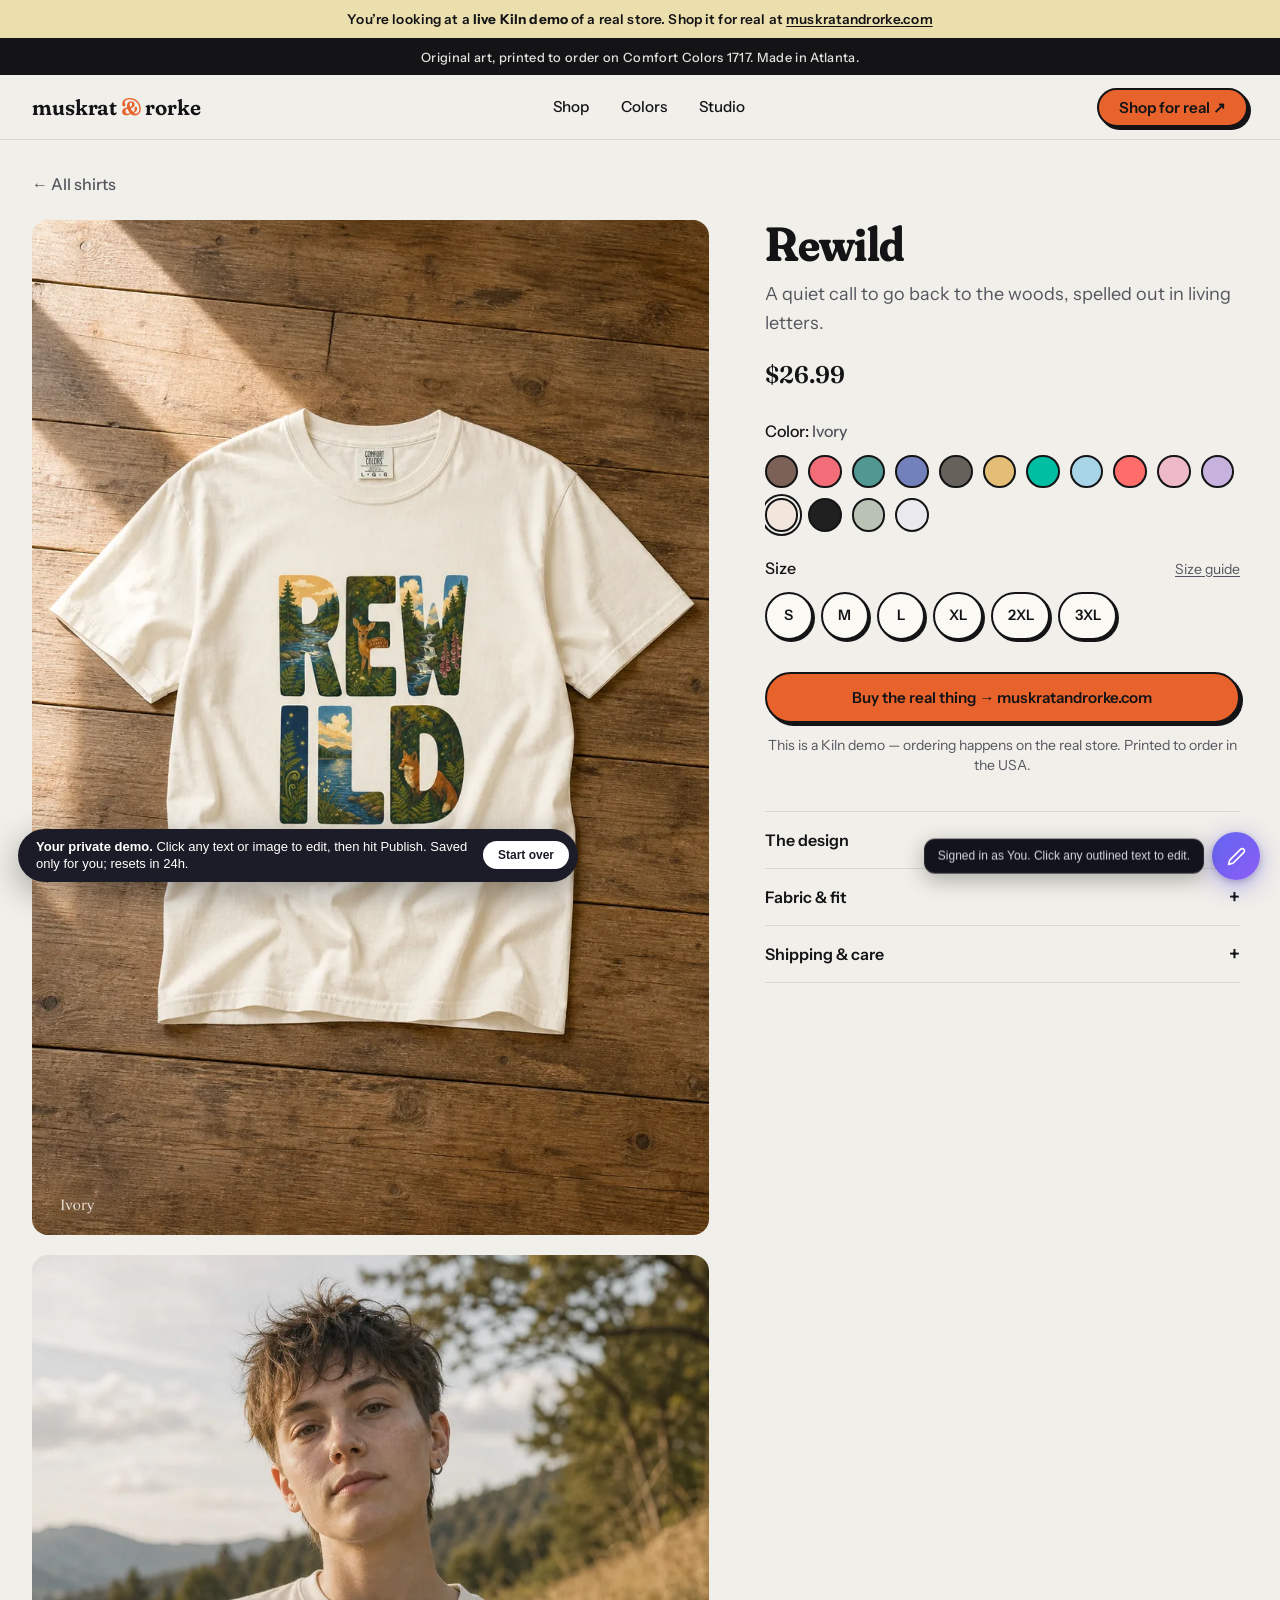
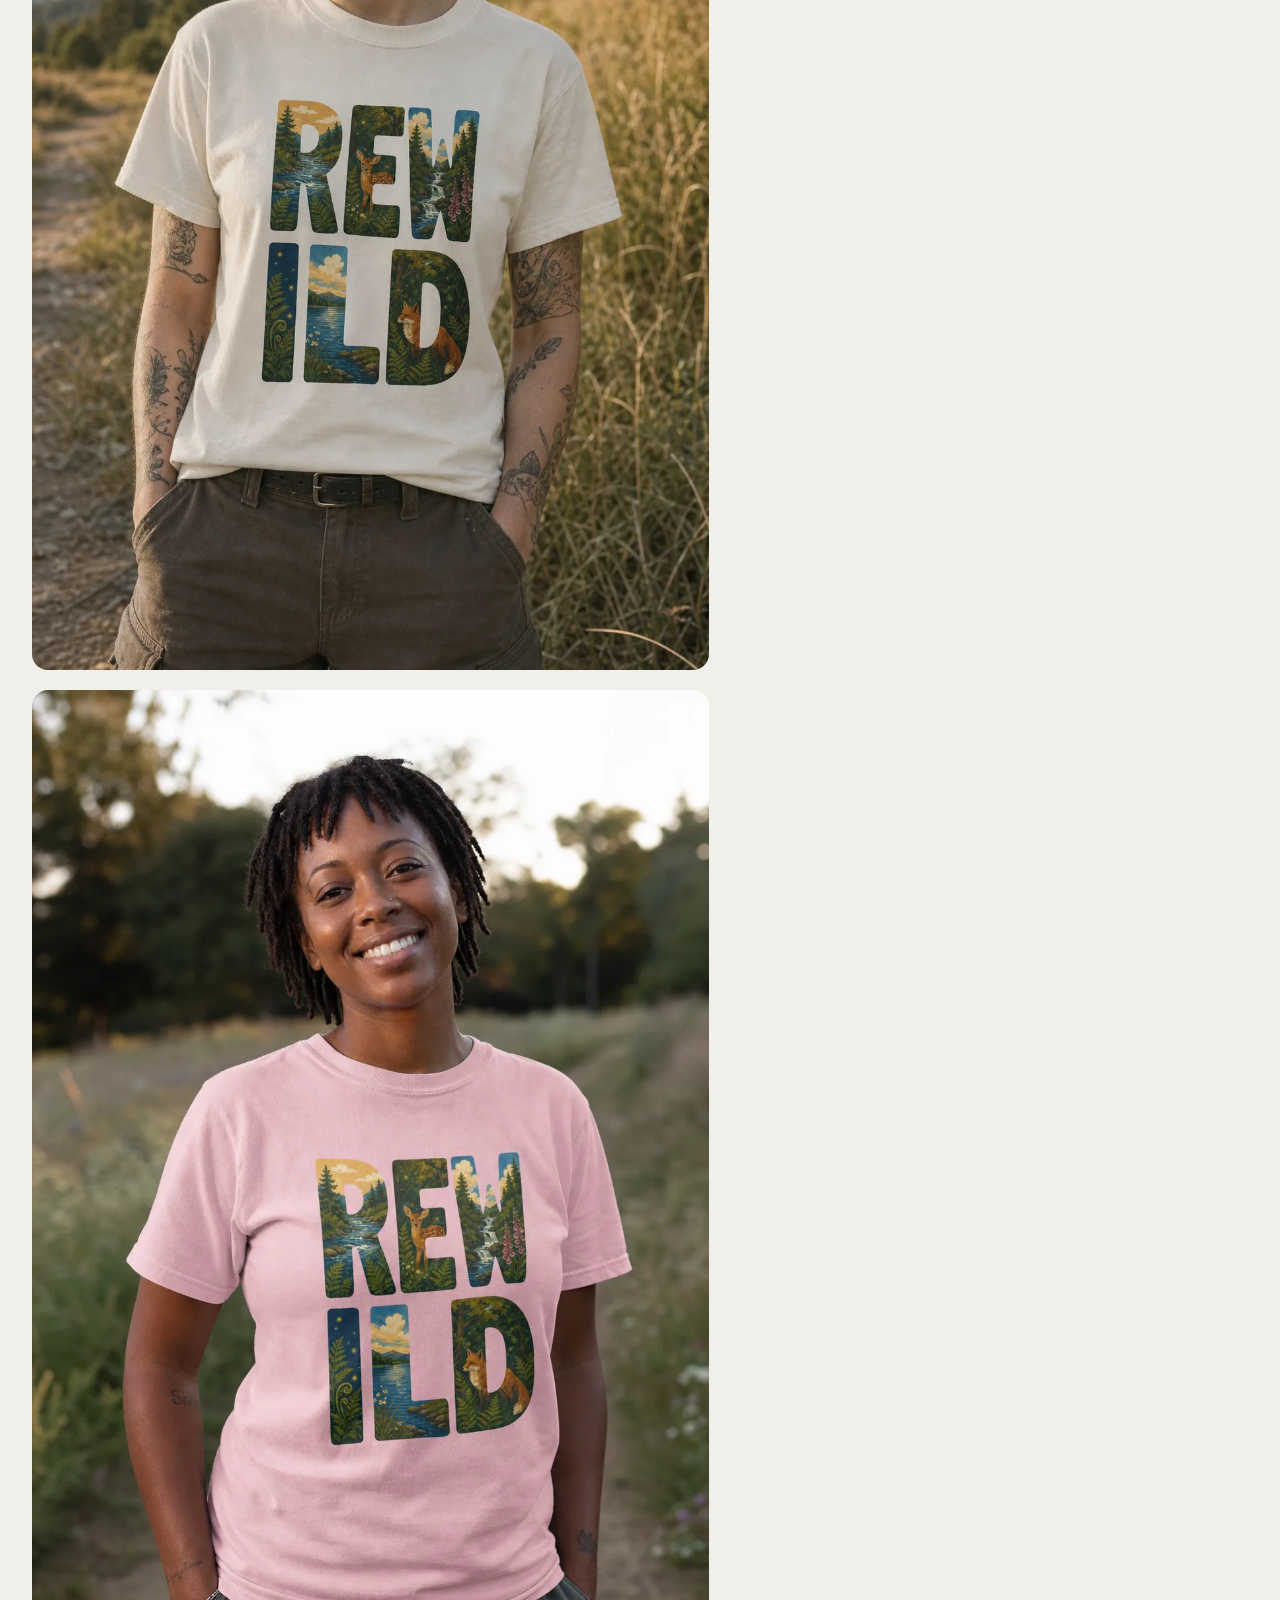
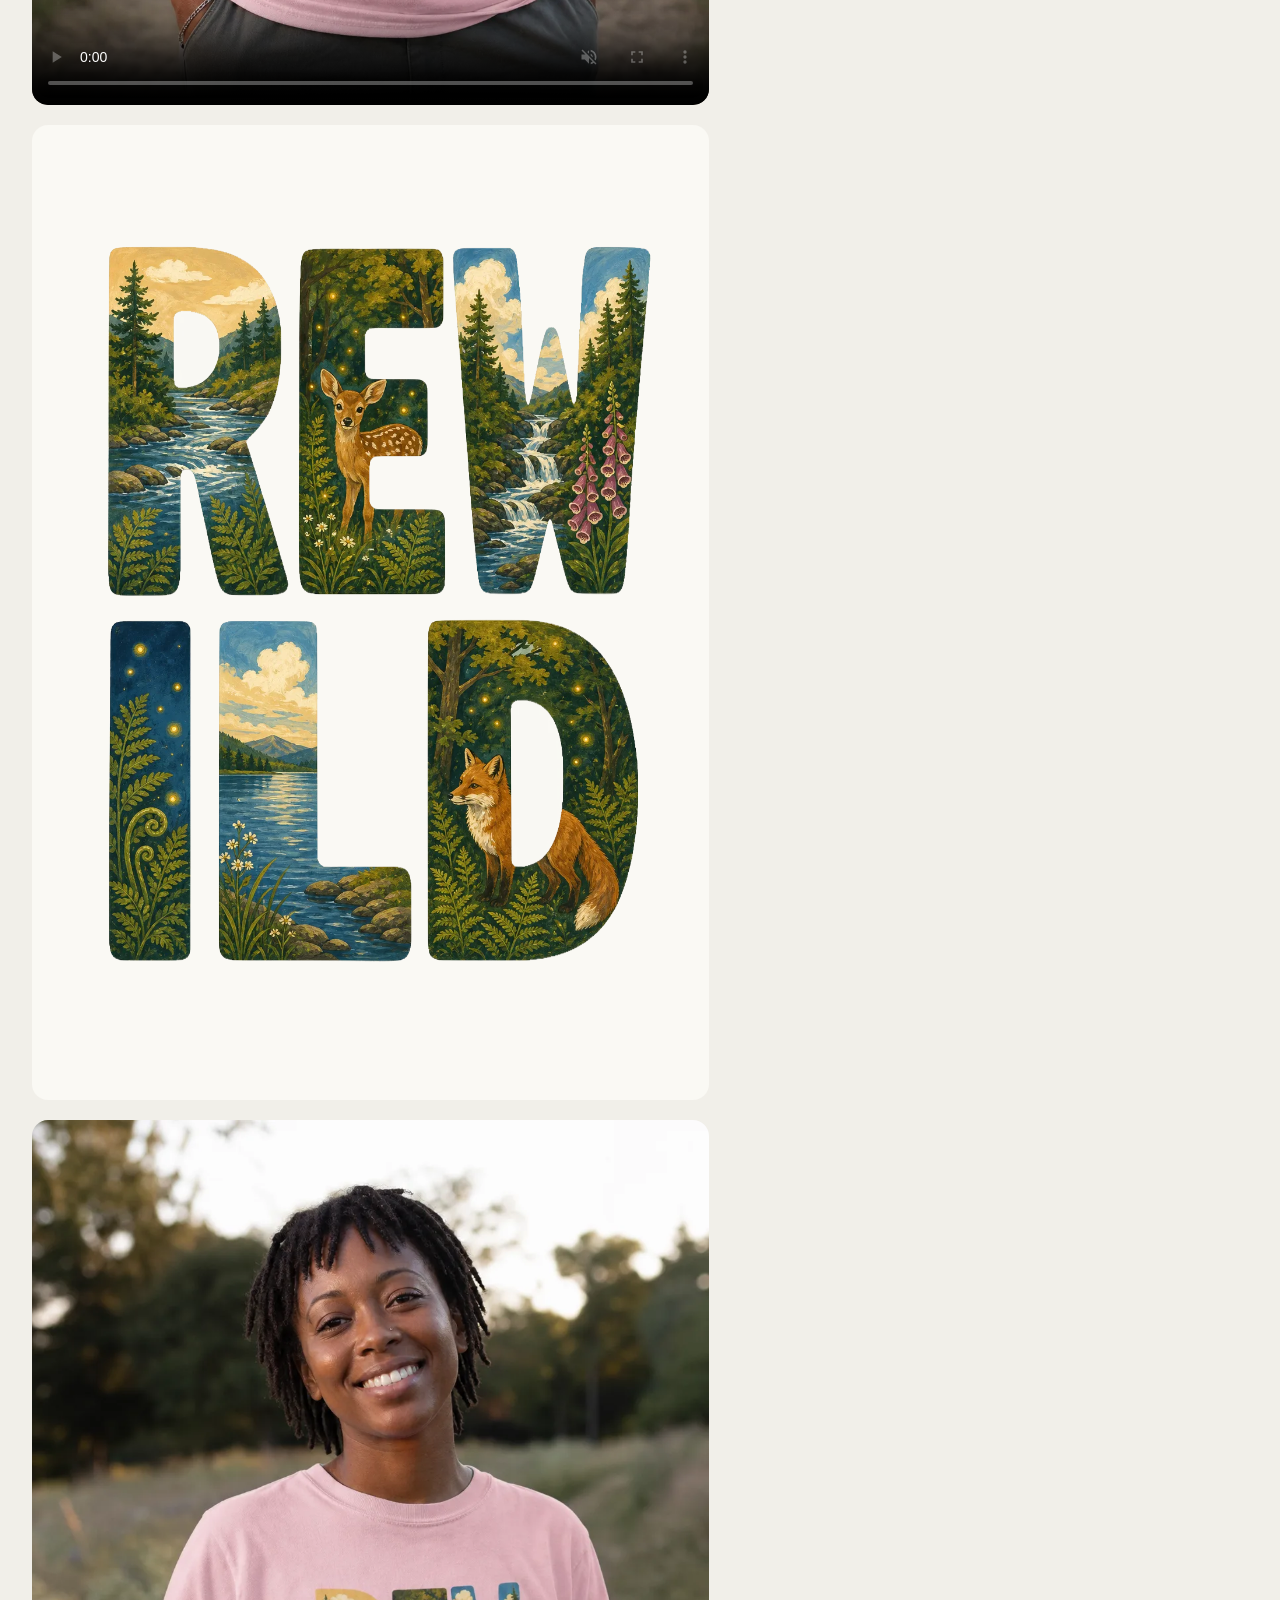
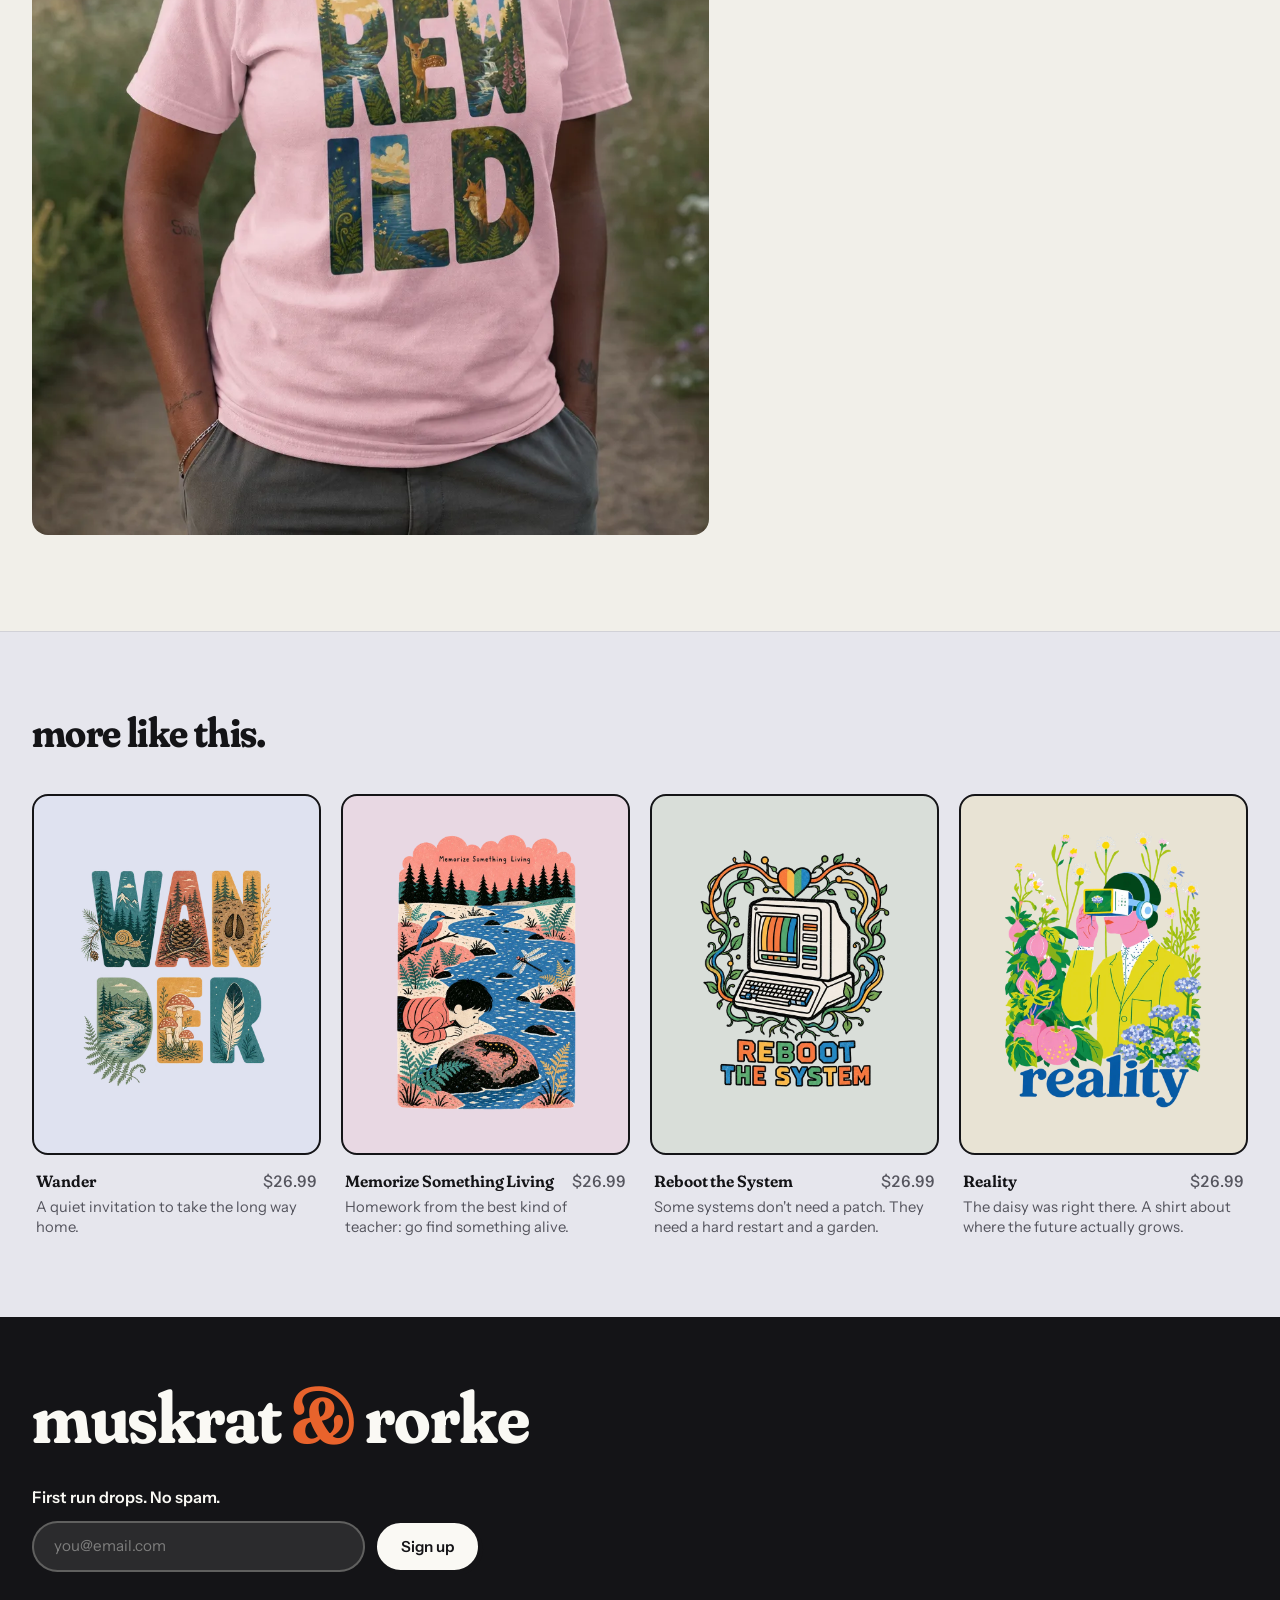
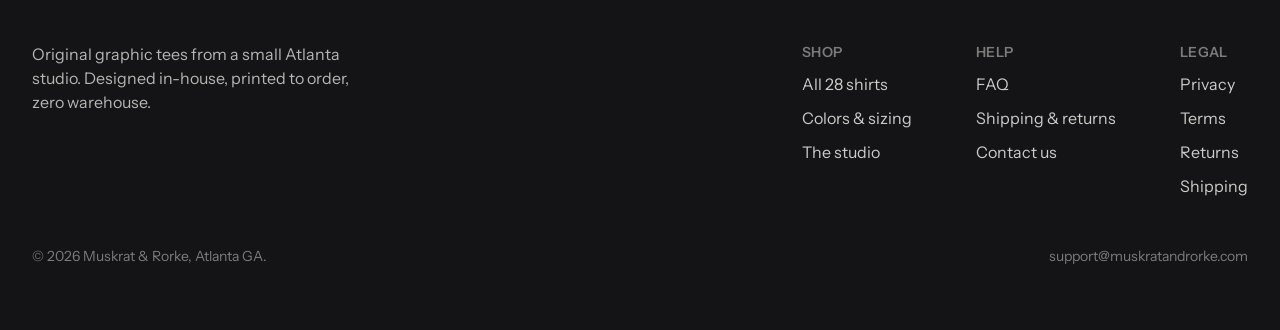
<file: shirts/rewild/index.html>
<!DOCTYPE html><html lang="en"><head><meta charset="utf-8"><meta name="viewport" content="width=device-width, initial-scale=1"><title>Rewild tee | Muskrat &amp; Rorke · Kiln demo</title><meta name="description" content="A quiet call to go back to the woods, spelled out in living letters."><meta name="robots" content="noindex"><link rel="canonical" href="https://muskratandrorke.com/shirts/rewild/"><link rel="icon" href="/favicon.svg" type="image/svg+xml"><link rel="preload" href="/fonts/instrument-var.woff2" as="font" type="font/woff2" crossorigin><link rel="preload" href="/fonts/fraunces-var.woff2" as="font" type="font/woff2" crossorigin><meta property="og:title" content="Rewild tee | Muskrat &amp; Rorke"><meta property="og:description" content="A quiet call to go back to the woods, spelled out in living letters."><meta property="og:type" content="website"><meta property="og:url" content="https://muskratandrorke.com/shirts/rewild/"><meta property="og:image" content="https://muskratandrorke.com/img/products/rewild/life-1.webp"><meta name="twitter:card" content="summary_large_image"><script type="application/ld+json">{"@context":"https://schema.org","@type":"Product","name":"Rewild T-Shirt","description":"A quiet call to go back to the woods, spelled out in living letters.","image":["https://muskratandrorke.com/img/products/rewild/flat-ivory.webp","https://muskratandrorke.com/img/products/rewild/life-1.webp","https://muskratandrorke.com/img/products/rewild/video.mp4","https://muskratandrorke.com/img/products/rewild/art.webp","https://muskratandrorke.com/img/products/rewild/life-2.webp"],"brand":{"@type":"Brand","name":"Muskrat & Rorke"},"offers":{"@type":"Offer","price":"26.99","priceCurrency":"USD","availability":"https://schema.org/InStock","url":"https://muskratandrorke.com/shirts/rewild/"}}</script><!-- Cloudflare Web Analytics --><link rel="stylesheet" href="/_astro/Base.BGO_EXnh.css"></head><body class="bg-base text-ink antialiased"><div id="kiln-demo-banner" data-cms-partial="demo_banner" style="background:var(--color-butter);color:var(--color-ink);border-bottom:2px solid var(--color-ink);padding:.55rem 1rem;text-align:center;font-size:.85rem;font-weight:600;letter-spacing:.01em;position:relative;z-index:60"><span data-cms="demo_banner_text">You’re looking at a <strong>live Kiln demo</strong> of a real store. Shop it for real at <a href="https://muskratandrorke.com" style="text-decoration:underline;text-underline-offset:2px">muskratandrorke.com</a></span></div><a href="#main" class="sr-only focus:not-sr-only focus:fixed focus:top-3 focus:left-3 focus:z-[100] focus:rounded-full focus:bg-ink focus:px-4 focus:py-2 focus:text-cream">Skip to content</a><div class="bg-ink py-2 text-center text-[0.8rem] font-medium tracking-wide text-cream/90" data-cms-partial="announcement"><span data-cms="announcement_text">Original art, printed to order on Comfort Colors 1717. Made in Atlanta.</span></div><header id="site-nav" class="sticky top-0 z-50 border-b border-ink/10 bg-base/90 backdrop-blur-md"><nav class="mx-auto flex h-16 max-w-[1440px] items-center justify-between px-5 sm:px-8" aria-label="Main"><a href="/" class="display-medium text-[1.35rem]">muskrat <span class="text-accent">&amp;</span> rorke</a><div class="hidden items-center gap-8 text-[0.95rem] font-medium sm:flex" data-cms-menu="main"><a href="/#shirts" class="hover:text-accent">Shop</a><a href="/#colors" class="hover:text-accent">Colors</a><a href="/#studio" class="hover:text-accent">Studio</a></div><a href="https://muskratandrorke.com" target="_blank" rel="noopener" class="btn btn-ink !px-5 !py-2.5 text-sm">Shop for real ↗</a></nav></header><main id="main"><section class="mx-auto max-w-[1440px] px-5 pb-24 pt-8 sm:px-8"><a href="/#shirts" class="font-medium text-ink-soft hover:text-accent">&larr; All shirts</a><div class="mt-6 grid gap-10 lg:grid-cols-[7fr_5fr] lg:gap-14"><!-- Gallery: stacked on desktop, swipe row on mobile --><div class="flex snap-x snap-mandatory gap-4 overflow-x-auto lg:grid lg:snap-none lg:gap-5 lg:overflow-visible"><div class="frame w-[86vw] shrink-0 snap-center bg-cream lg:w-full" data-gallery-slot="flat"><img src="/img/products/rewild/flat-ivory.webp" alt="Rewild tee in Ivory" width="1100" height="1100" loading="eager" fetchpriority="high" class="h-auto w-full object-cover"></div><div class="frame w-[86vw] shrink-0 snap-center bg-cream lg:w-full" data-gallery-slot="life1"><img src="/img/products/rewild/life-1.webp" alt="Rewild tee, worn" width="1100" height="1100" loading="lazy" fetchpriority="auto" class="h-auto w-full object-cover"></div><div class="frame w-[86vw] shrink-0 snap-center bg-cream lg:w-full" data-gallery-slot="video"><video src="/img/products/rewild/video.mp4" poster="/img/products/rewild/life-2.webp" autoplay muted loop playsinline controls preload="metadata" class="h-auto w-full" aria-label="Rewild tee on a model, video"></video></div><div class="frame w-[86vw] shrink-0 snap-center bg-cream lg:w-full p-6 sm:p-10" data-gallery-slot="art"><img data-cms="product_art" data-cms-attr="src" src="/img/products/rewild/art.webp" alt="Rewild print art, up close" width="1100" height="1100" loading="lazy" fetchpriority="auto" class="h-auto w-full object-contain"></div><div class="frame w-[86vw] shrink-0 snap-center bg-cream lg:w-full" data-gallery-slot="life2"><img src="/img/products/rewild/life-2.webp" alt="Rewild tee, another angle" width="1100" height="1100" loading="lazy" fetchpriority="auto" class="h-auto w-full object-cover"></div></div><!-- Buy panel --><div class="lg:sticky lg:top-20 lg:max-h-[calc(100dvh-6rem)] lg:self-start lg:overflow-y-auto lg:pb-6 lg:pr-2"><h1 class="display text-[clamp(1.9rem,4.5vw,3rem)]" data-cms="product_title">Rewild</h1><p class="mt-3 text-lg leading-relaxed text-ink-soft" data-cms="product_desc">A quiet call to go back to the woods, spelled out in living letters.</p><p class="mt-5 font-display text-2xl font-semibold tabular-nums" data-cms="product_price" data-cms-plain>$26.99</p><div class="mt-7"><p class="font-medium">Color: <span id="color-name" class="text-ink-soft">Ivory</span></p><div class="mt-3 flex flex-wrap gap-2.5" id="color-chips"><button class="swatch color-pick" style="background:#7c6156" data-flat="/img/products/rewild/flat-espresso.webp" data-name="Espresso" title="Espresso" aria-label="Show in Espresso"></button><button class="swatch color-pick" style="background:#f36d78" data-flat="/img/products/rewild/flat-watermelon.webp" data-name="Watermelon" title="Watermelon" aria-label="Show in Watermelon"></button><button class="swatch color-pick" style="background:#519892" data-flat="/img/products/rewild/flat-seafoam.webp" data-name="Seafoam" title="Seafoam" aria-label="Show in Seafoam"></button><button class="swatch color-pick" style="background:#7281ba" data-flat="/img/products/rewild/flat-periwinkle.webp" data-name="Periwinkle" title="Periwinkle" aria-label="Show in Periwinkle"></button><button class="swatch color-pick" style="background:#66625b" data-flat="/img/products/rewild/flat-pepper.webp" data-name="Pepper" title="Pepper" aria-label="Show in Pepper"></button><button class="swatch color-pick" style="background:#e4bd77" data-flat="/img/products/rewild/flat-mustard.webp" data-name="Mustard" title="Mustard" aria-label="Show in Mustard"></button><button class="swatch color-pick" style="background:#00bea2" data-flat="/img/products/rewild/flat-island-green.webp" data-name="Island Green" title="Island Green" aria-label="Show in Island Green"></button><button class="swatch color-pick" style="background:#a8d4e8" data-flat="/img/products/rewild/flat-chambray.webp" data-name="Chambray" title="Chambray" aria-label="Show in Chambray"></button><button class="swatch color-pick" style="background:#ff6d6a" data-flat="/img/products/rewild/flat-bright-salmon.webp" data-name="Bright Salmon" title="Bright Salmon" aria-label="Show in Bright Salmon"></button><button class="swatch color-pick" style="background:#eebac7" data-flat="/img/products/rewild/flat-blossom.webp" data-name="Blossom" title="Blossom" aria-label="Show in Blossom"></button><button class="swatch color-pick" style="background:#c7b2de" data-flat="/img/products/rewild/flat-orchid.webp" data-name="Orchid" title="Orchid" aria-label="Show in Orchid"></button><button class="swatch color-pick is-active" style="background:#f2e5dc" data-flat="/img/products/rewild/flat-ivory.webp" data-name="Ivory" title="Ivory" aria-label="Show in Ivory"></button><button class="swatch color-pick" style="background:#202020" data-flat="/img/products/rewild/flat-black.webp" data-name="Black" title="Black" aria-label="Show in Black"></button><button class="swatch color-pick" style="background:#bac2b5" data-flat="/img/products/rewild/flat-bay.webp" data-name="Bay" title="Bay" aria-label="Show in Bay"></button><button class="swatch color-pick" style="background:#eae9ee" data-flat="/img/products/rewild/flat-white.webp" data-name="White" title="White" aria-label="Show in White"></button></div></div><div class="mt-6"><div class="flex items-baseline justify-between"><p class="font-medium">Size</p><button class="modal-open text-sm text-ink-soft underline underline-offset-2 hover:text-accent" data-modal="modal-sizing">Size guide</button></div><div class="mt-3 flex flex-wrap gap-2" id="size-pills" role="group" aria-label="Pick a size"><button class="size-pill" data-size="S">S</button><button class="size-pill" data-size="M">M</button><button class="size-pill" data-size="L">L</button><button class="size-pill" data-size="XL">XL</button><button class="size-pill" data-size="2XL">2XL</button><button class="size-pill" data-size="3XL">3XL</button></div></div><a class="btn btn-ink mt-8 w-full text-base" href="https://muskratandrorke.com/shirts/rewild/" target="_blank" rel="noopener" data-cms="buy_cta">Buy the real thing → muskratandrorke.com</a><p id="add-hint" class="mt-3 text-center text-sm text-ink-soft" data-cms="buy_note">This is a Kiln demo — ordering happens on the real store. Printed to order in the USA.</p><div class="mt-9 divide-y divide-ink/10 border-y border-ink/10"><details class="group py-4"><summary class="flex cursor-pointer list-none items-center justify-between font-semibold">The design<span class="text-xl leading-none transition group-open:rotate-45">+</span></summary><p class="mt-3 leading-relaxed text-ink-soft" data-cms="design_body">For the kind of person who plans the weekend around a trail map, leaves the porch light off so the fireflies show up, and keeps a field guide in the glovebox.</p></details><details class="group py-4"><summary class="flex cursor-pointer list-none items-center justify-between font-semibold">Fabric &amp; fit<span class="text-xl leading-none transition group-open:rotate-45">+</span></summary><p class="mt-3 leading-relaxed text-ink-soft" data-cms="fabric_body">Comfort Colors 1717: 6.1 oz heavyweight ring-spun cotton, garment-dyed, relaxed unisex fit. True to size; size up for extra room. 2XL and 3XL run slightly higher in price at checkout.</p></details><details class="group py-4"><summary class="flex cursor-pointer list-none items-center justify-between font-semibold">Shipping &amp; care<span class="text-xl leading-none transition group-open:rotate-45">+</span></summary><p class="mt-3 leading-relaxed text-ink-soft" data-cms="shipping_body">Printed when you order it and shipped from the US facility nearest you, usually within a week. Machine wash cold, inside out; tumble low. The dye softens with age on purpose.</p></details></div></div></div></section><section class="border-t border-ink/10 bg-peri-soft/60"><div class="mx-auto max-w-[1440px] px-5 py-20 sm:px-8"><h2 class="display text-[clamp(1.6rem,3.5vw,2.6rem)]" data-cms="more_headline">more like this.</h2><div class="mt-10 grid grid-cols-2 gap-x-5 gap-y-11 lg:grid-cols-4"><a href="https://muskratandrorke.com/shirts/wander/" target="_blank" rel="noopener" class="product-card group reveal block" data-mood="outside" aria-label="Wander tee"><div class="frame relative aspect-[4/5] overflow-hidden border-2 border-ink transition duration-300 group-hover:-rotate-1 group-hover:shadow-[5px_5px_0_var(--color-ink)] bg-peri-soft"><img src="/img/products/wander/art-sm.webp" alt="Wander print art" width="640" height="960" loading="lazy" class="absolute inset-0 h-full w-full object-contain p-7 transition duration-500 group-hover:scale-[1.04] group-hover:opacity-0"><img src="/img/products/wander/life-1.webp" alt="Wander tee, worn" width="640" height="960" loading="lazy" class="absolute inset-0 h-full w-full object-cover opacity-0 transition duration-500 group-hover:opacity-100"><span class="absolute right-3 top-3 rounded-full bg-cream/90 px-3 py-1 text-xs font-semibold opacity-0 transition group-hover:opacity-100">16 colors</span></div><div class="mt-3.5 flex items-baseline justify-between gap-3 px-1"><h3 class="display-medium text-[1.02rem]">Wander</h3><span class="shrink-0 font-medium text-ink-soft tabular-nums">$26.99</span></div><p class="mt-1 px-1 text-[0.92rem] leading-snug text-ink-soft">A quiet invitation to take the long way home.</p></a><a href="https://muskratandrorke.com/shirts/memorize-something-living/" target="_blank" rel="noopener" class="product-card group reveal block" data-mood="outside" aria-label="Memorize Something Living tee"><div class="frame relative aspect-[4/5] overflow-hidden border-2 border-ink transition duration-300 group-hover:-rotate-1 group-hover:shadow-[5px_5px_0_var(--color-ink)] bg-pink/45"><img src="/img/products/memorize-something-living/art-sm.webp" alt="Memorize Something Living print art" width="640" height="960" loading="lazy" class="absolute inset-0 h-full w-full object-contain p-7 transition duration-500 group-hover:scale-[1.04] group-hover:opacity-0"><img src="/img/products/memorize-something-living/life-1.webp" alt="Memorize Something Living tee, worn" width="640" height="960" loading="lazy" class="absolute inset-0 h-full w-full object-cover opacity-0 transition duration-500 group-hover:opacity-100"><span class="absolute right-3 top-3 rounded-full bg-cream/90 px-3 py-1 text-xs font-semibold opacity-0 transition group-hover:opacity-100">16 colors</span></div><div class="mt-3.5 flex items-baseline justify-between gap-3 px-1"><h3 class="display-medium text-[1.02rem]">Memorize Something Living</h3><span class="shrink-0 font-medium text-ink-soft tabular-nums">$26.99</span></div><p class="mt-1 px-1 text-[0.92rem] leading-snug text-ink-soft">Homework from the best kind of teacher: go find something alive.</p></a><a href="https://muskratandrorke.com/shirts/reboot-the-system/" target="_blank" rel="noopener" class="product-card group reveal block" data-mood="outside" aria-label="Reboot the System tee"><div class="frame relative aspect-[4/5] overflow-hidden border-2 border-ink transition duration-300 group-hover:-rotate-1 group-hover:shadow-[5px_5px_0_var(--color-ink)] bg-sage/50"><img src="/img/products/reboot-the-system/art-sm.webp" alt="Reboot the System print art" width="640" height="960" loading="lazy" class="absolute inset-0 h-full w-full object-contain p-7 transition duration-500 group-hover:scale-[1.04] group-hover:opacity-0"><img src="/img/products/reboot-the-system/life-1.webp" alt="Reboot the System tee, worn" width="640" height="960" loading="lazy" class="absolute inset-0 h-full w-full object-cover opacity-0 transition duration-500 group-hover:opacity-100"><span class="absolute right-3 top-3 rounded-full bg-cream/90 px-3 py-1 text-xs font-semibold opacity-0 transition group-hover:opacity-100">16 colors</span></div><div class="mt-3.5 flex items-baseline justify-between gap-3 px-1"><h3 class="display-medium text-[1.02rem]">Reboot the System</h3><span class="shrink-0 font-medium text-ink-soft tabular-nums">$26.99</span></div><p class="mt-1 px-1 text-[0.92rem] leading-snug text-ink-soft">Some systems don&#39;t need a patch. They need a hard restart and a garden.</p></a><a href="https://muskratandrorke.com/shirts/reality/" target="_blank" rel="noopener" class="product-card group reveal block" data-mood="outside" aria-label="Reality tee"><div class="frame relative aspect-[4/5] overflow-hidden border-2 border-ink transition duration-300 group-hover:-rotate-1 group-hover:shadow-[5px_5px_0_var(--color-ink)] bg-butter/40"><img src="/img/products/reality/art-sm.webp" alt="Reality print art" width="640" height="960" loading="lazy" class="absolute inset-0 h-full w-full object-contain p-7 transition duration-500 group-hover:scale-[1.04] group-hover:opacity-0"><img src="/img/products/reality/life-1.webp" alt="Reality tee, worn" width="640" height="960" loading="lazy" class="absolute inset-0 h-full w-full object-cover opacity-0 transition duration-500 group-hover:opacity-100"><span class="absolute right-3 top-3 rounded-full bg-cream/90 px-3 py-1 text-xs font-semibold opacity-0 transition group-hover:opacity-100">16 colors</span></div><div class="mt-3.5 flex items-baseline justify-between gap-3 px-1"><h3 class="display-medium text-[1.02rem]">Reality</h3><span class="shrink-0 font-medium text-ink-soft tabular-nums">$26.99</span></div><p class="mt-1 px-1 text-[0.92rem] leading-snug text-ink-soft">The daisy was right there. A shirt about where the future actually grows.</p></a></div></div></section><dialog id="modal-sizing" class="m-auto max-h-[92dvh] w-[min(92vw,700px)] rounded-2xl bg-cream p-3 backdrop:bg-ink/60"><div class="flex max-h-[calc(92dvh-1.5rem)] flex-col gap-3"><img src="/img/chart-sizing.jpg" alt="Comfort Colors 1717 sizing chart" class="min-h-0 w-full flex-1 rounded-xl object-contain" loading="lazy"><button class="btn btn-ink modal-close mx-auto flex shrink-0 text-sm" data-modal="modal-sizing">Close</button></div></dialog><script type="module">var e=document.getElementById(`color-name`).textContent.trim(),t=``,n=document.querySelector(`[data-gallery-slot="flat"] img`).src;document.querySelectorAll(`.color-pick`).forEach(t=>{t.addEventListener(`click`,()=>{document.querySelectorAll(`.color-pick`).forEach(e=>e.classList.remove(`is-active`)),t.classList.add(`is-active`),e=t.dataset.name,document.getElementById(`color-name`).textContent=e;let r=document.querySelector(`[data-gallery-slot="flat"] img`);r.style.opacity=`0.4`;let i=new Image;i.onload=()=>{r.src=t.dataset.flat,r.alt=`Tee in ${e}`,r.style.opacity=`1`,n=t.dataset.flat},i.src=t.dataset.flat,document.querySelector(`[data-gallery-slot="flat"]`)?.scrollIntoView({behavior:`smooth`,block:`nearest`,inline:`center`})})}),document.querySelectorAll(`.size-pill`).forEach(e=>{e.addEventListener(`click`,()=>{document.querySelectorAll(`.size-pill`).forEach(e=>e.classList.remove(`is-active`)),e.classList.add(`is-active`),t=e.dataset.size,void 0})});var i=document.querySelector(`video`);i&&new IntersectionObserver(([e])=>{e.isIntersecting?i.play().catch(()=>{}):i.pause()},{threshold:.35}).observe(i),document.querySelectorAll(`.modal-open`).forEach(e=>e.addEventListener(`click`,()=>document.getElementById(e.dataset.modal).showModal())),document.querySelectorAll(`.modal-close`).forEach(e=>e.addEventListener(`click`,()=>document.getElementById(e.dataset.modal).close()));</script></main><footer class="bg-ink text-cream" data-cms-partial="footer"><div class="mx-auto max-w-[1440px] px-5 py-16 sm:px-8"><p class="display text-[clamp(2rem,6vw,4.5rem)] text-cream">muskrat <span class="text-accent">&amp;</span> rorke</p><form id="signup-form" class="mt-8 max-w-md" novalidate><p class="font-semibold text-cream">First run drops. No spam.</p><div class="mt-3 flex gap-2.5"><label for="signup-email" class="sr-only">Email address</label><input id="signup-email" name="email" type="email" required autocomplete="email" placeholder="you@email.com" class="w-full min-w-0 rounded-full border-2 border-cream/25 bg-cream/10 px-5 py-3 text-[0.95rem] text-cream placeholder:text-cream/40 focus:border-cream/70 focus:outline-none"><button type="submit" class="btn btn-light !px-6 !py-3 text-sm">Sign up</button></div><p id="signup-msg" class="mt-2.5 min-h-5 text-sm text-cream/70" role="status" aria-live="polite"></p></form><div class="mt-10 grid gap-10 sm:grid-cols-[1fr_auto_auto_auto] sm:gap-16"><p class="max-w-xs text-cream/70" data-cms="footer_motto">Original graphic tees from a small Atlanta studio. Designed in-house, printed to order, zero warehouse.</p><div class="flex flex-col gap-2.5 text-cream/80"><span class="text-sm font-semibold uppercase tracking-wide text-cream/45">Shop</span><a href="/#shirts" class="hover:text-peri">All 28 shirts</a><a href="/#colors" class="hover:text-peri">Colors &amp; sizing</a><a href="/#studio" class="hover:text-peri">The studio</a></div><div class="flex flex-col gap-2.5 text-cream/80"><span class="text-sm font-semibold uppercase tracking-wide text-cream/45">Help</span><a href="/faq/" class="hover:text-peri">FAQ</a><a href="/faq/#shipping" class="hover:text-peri">Shipping &amp; returns</a><a href="mailto:support@muskratandrorke.com" class="hover:text-peri">Contact us</a></div><div class="flex flex-col gap-2.5 text-cream/80"><span class="text-sm font-semibold uppercase tracking-wide text-cream/45">Legal</span><a href="https://shop.muskratandrorke.com/policies/privacy-policy" class="hover:text-peri">Privacy</a><a href="https://shop.muskratandrorke.com/policies/terms-of-service" class="hover:text-peri">Terms</a><a href="https://shop.muskratandrorke.com/policies/refund-policy" class="hover:text-peri">Returns</a><a href="https://shop.muskratandrorke.com/policies/shipping-policy" class="hover:text-peri">Shipping</a></div></div><div class="mt-12 flex flex-col justify-between gap-2 text-sm text-cream/45 sm:flex-row"><span data-cms="footer_copyright" data-cms-plain>&copy; 2026 Muskrat &amp; Rorke, Atlanta GA.</span><a href="mailto:support@muskratandrorke.com" class="hover:text-peri" data-cms="footer_email" data-cms-plain>support@muskratandrorke.com</a></div></div></footer><script type="module" src="/_astro/Base.astro_astro_type_script_index_0_lang.vmvn6qUm.js"></script><script src="/assets/kiln-config.js"></script><script src="/assets/kiln.js" defer></script></body></html>
</file>
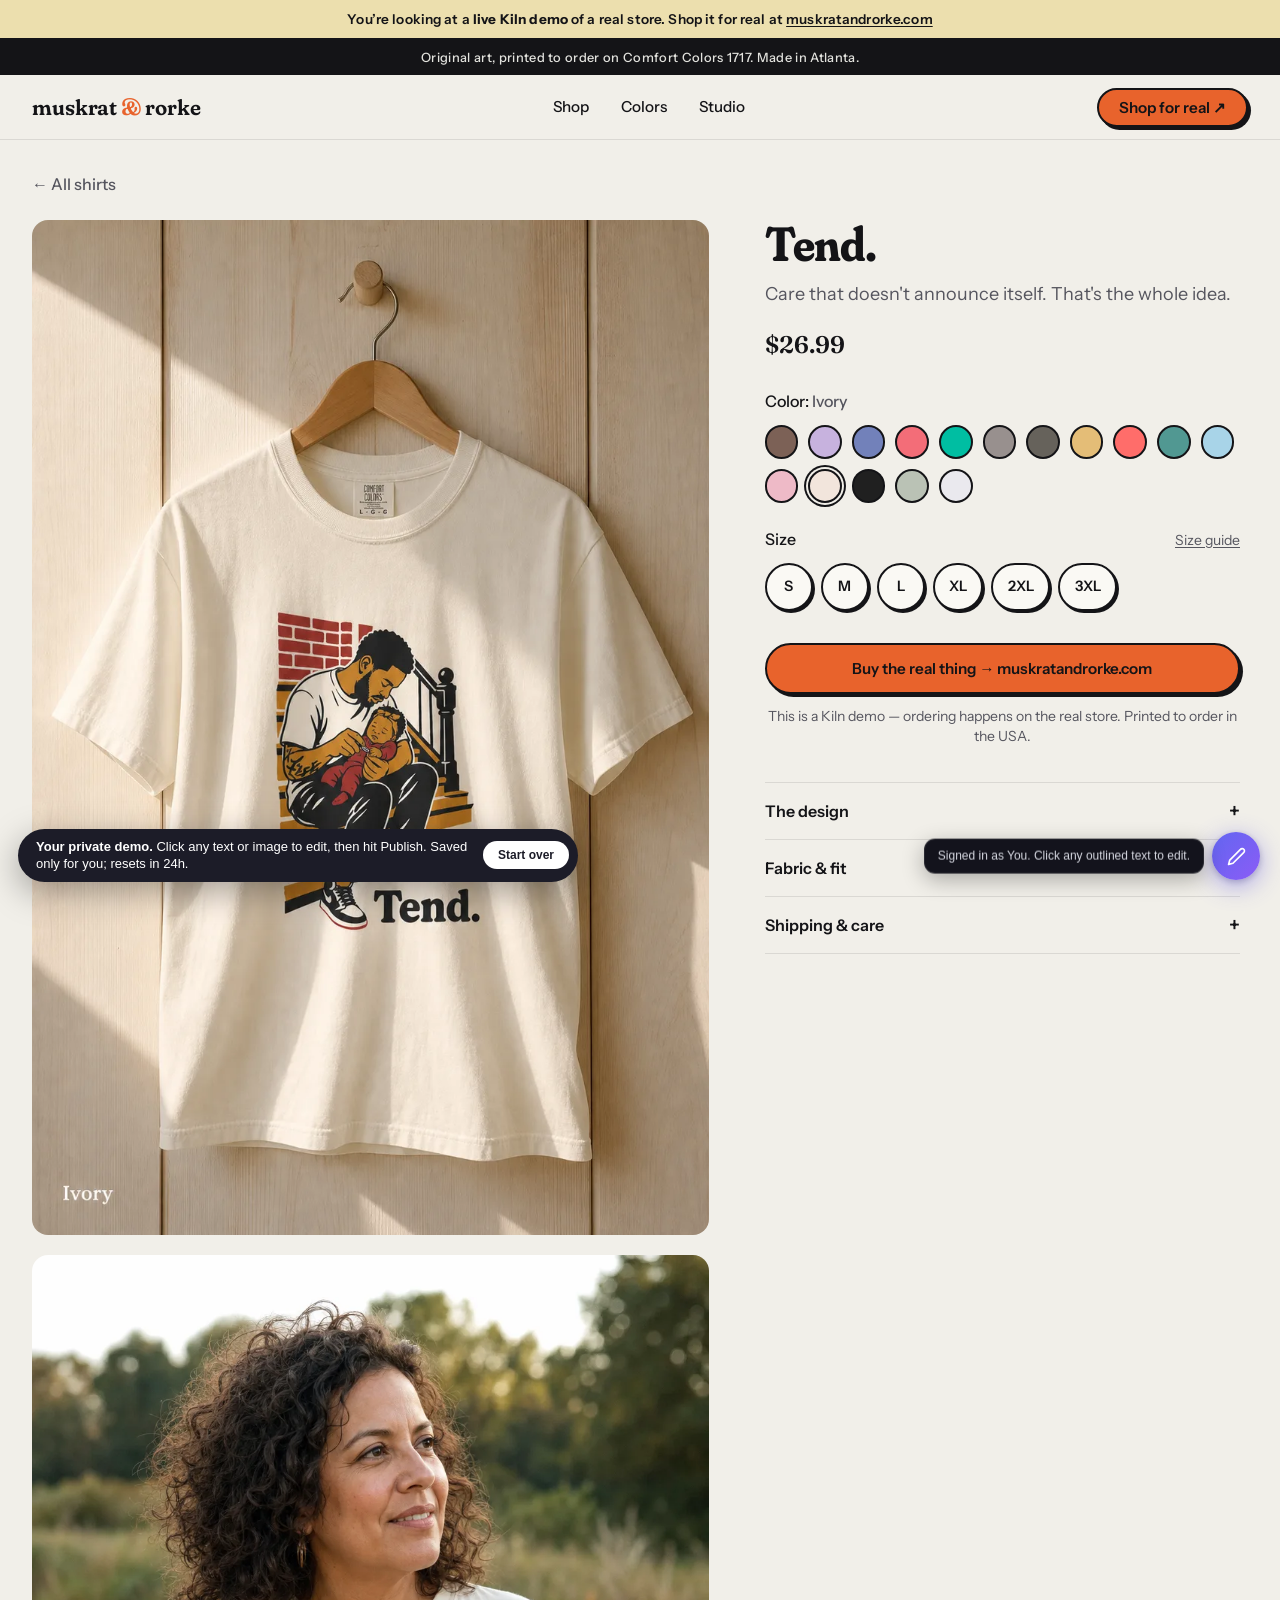
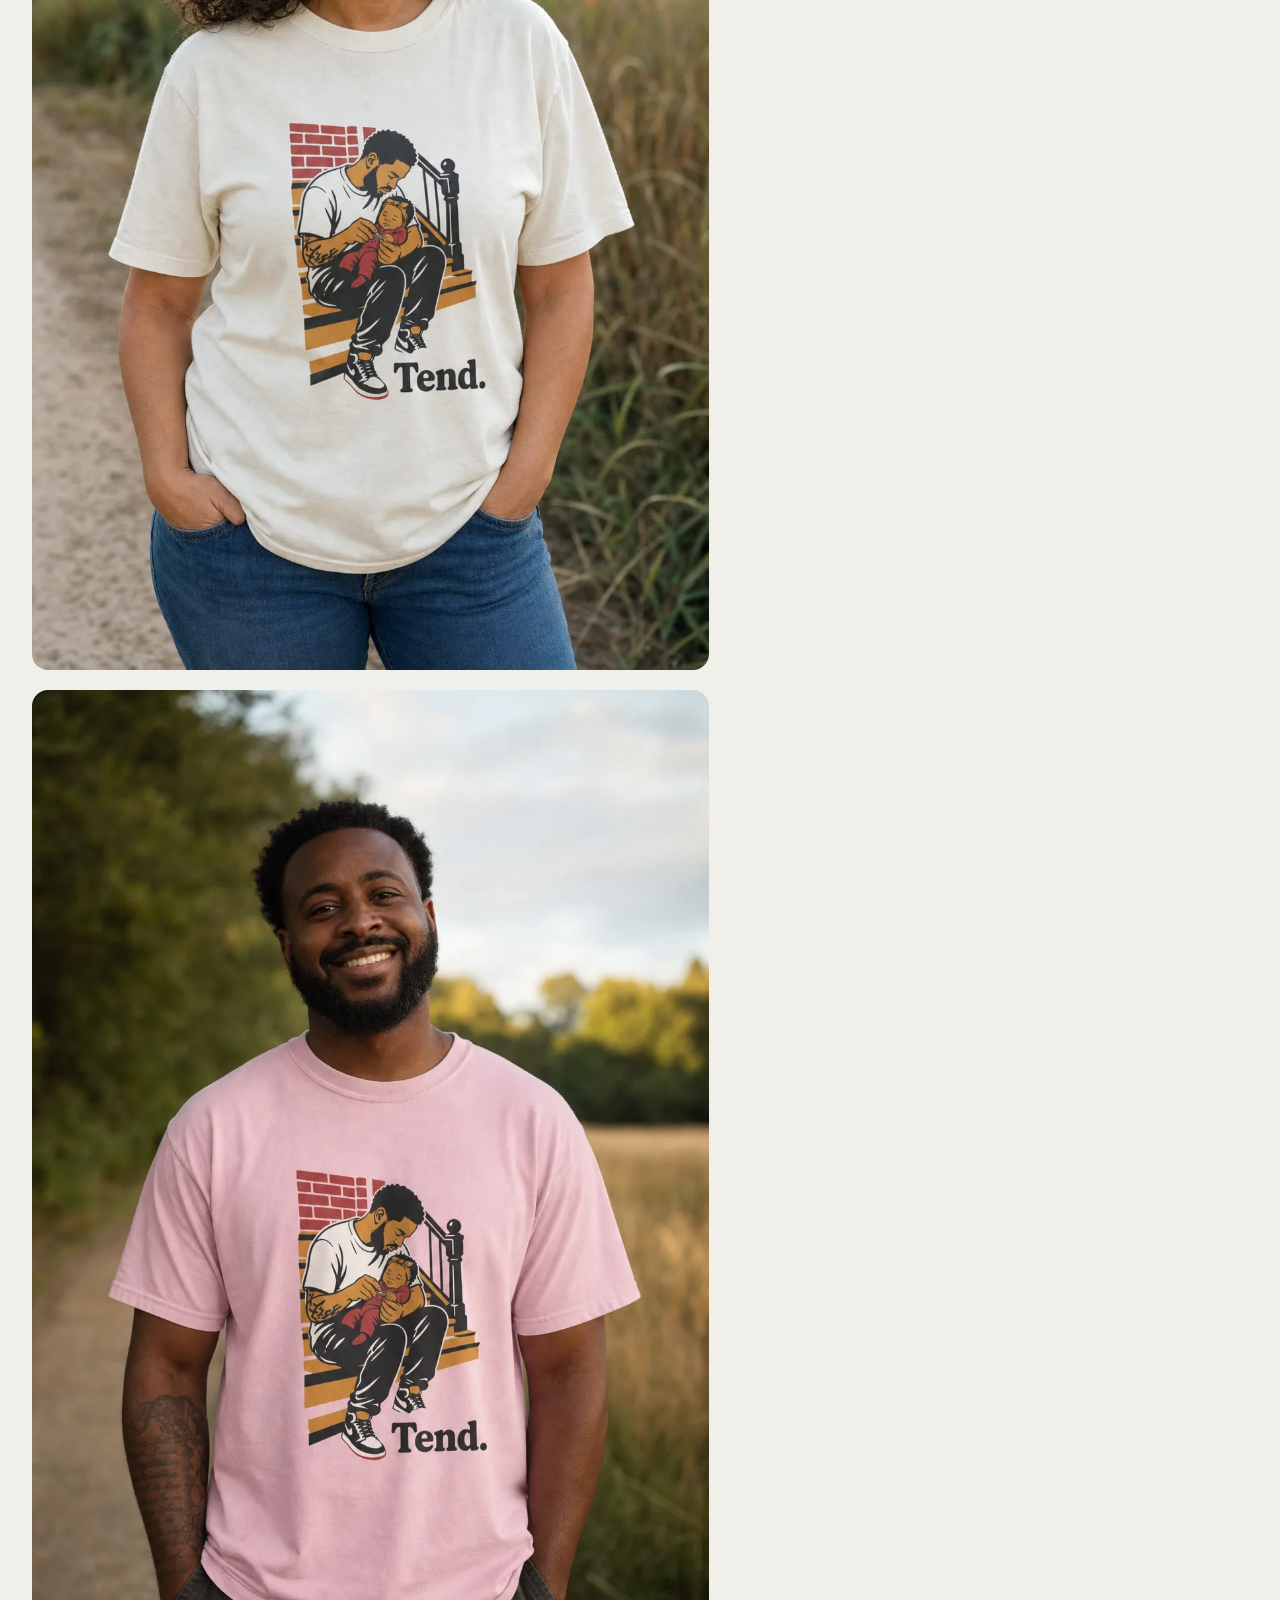
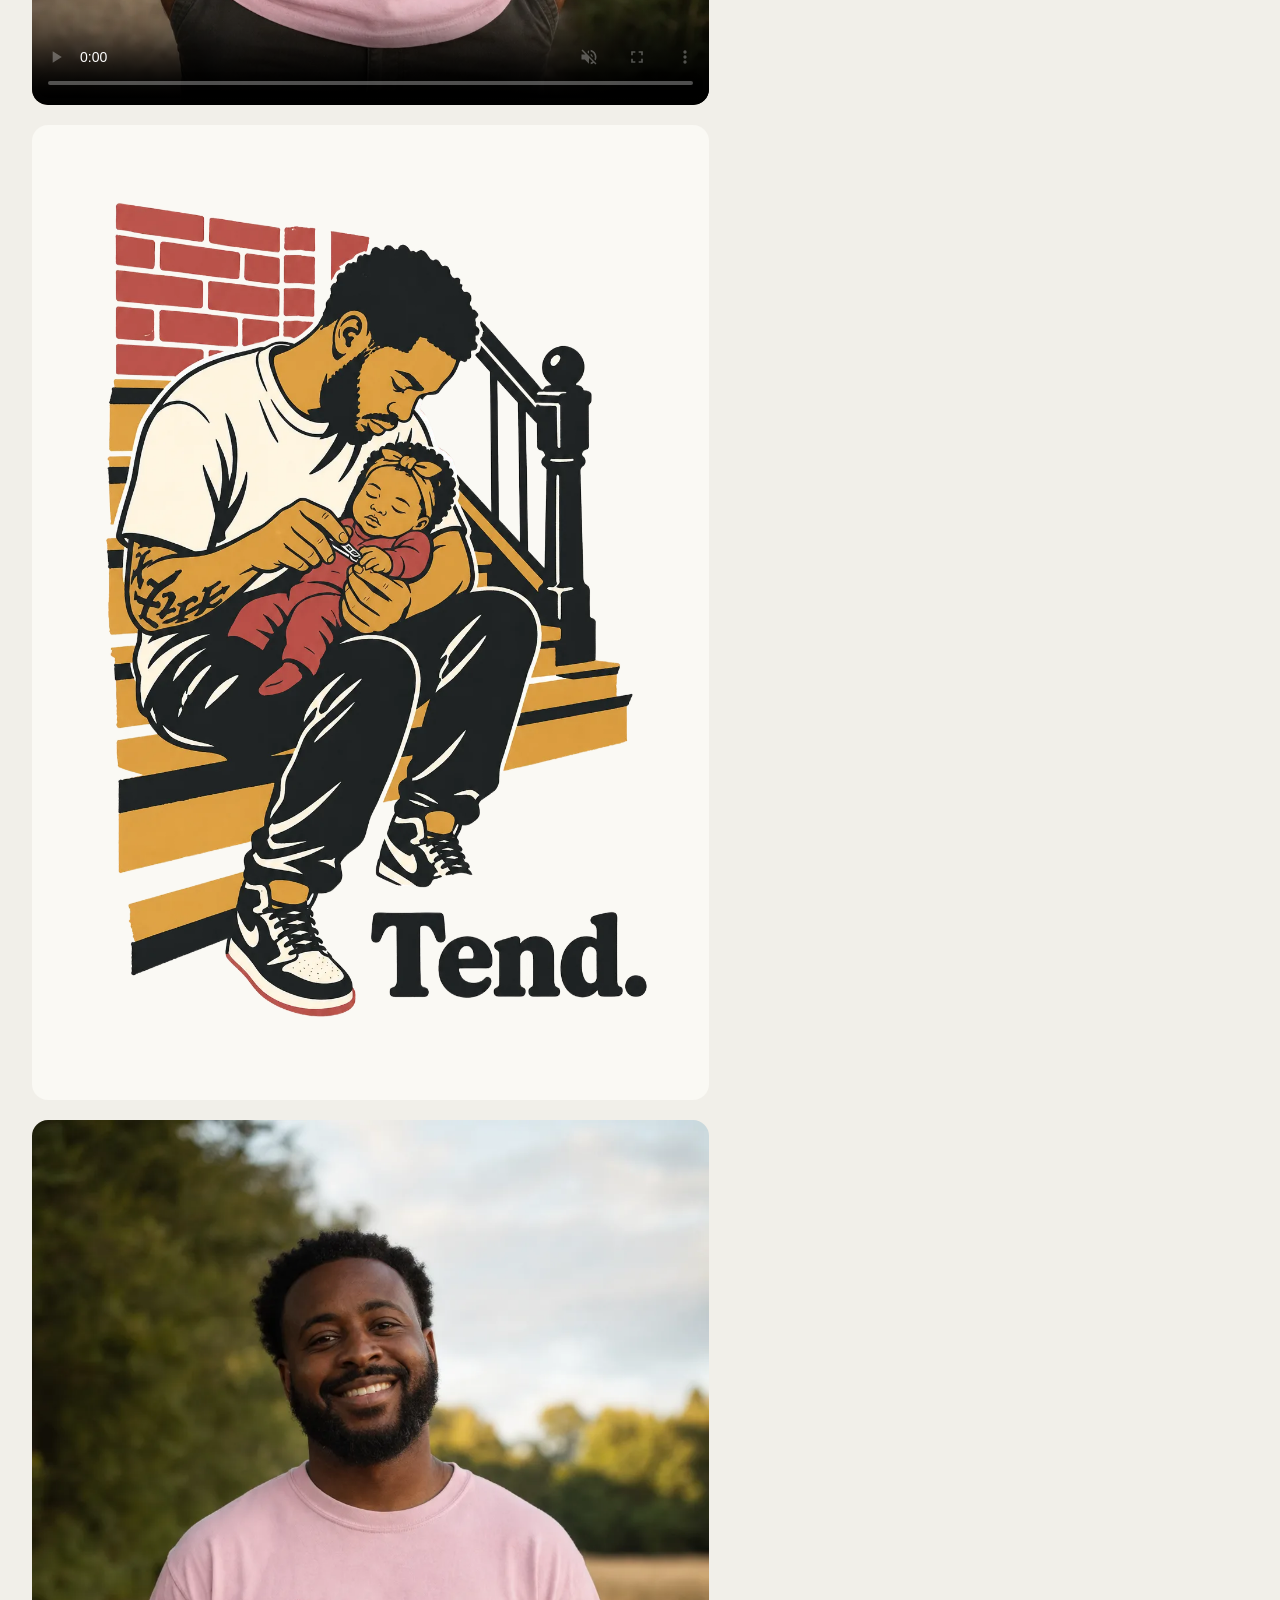
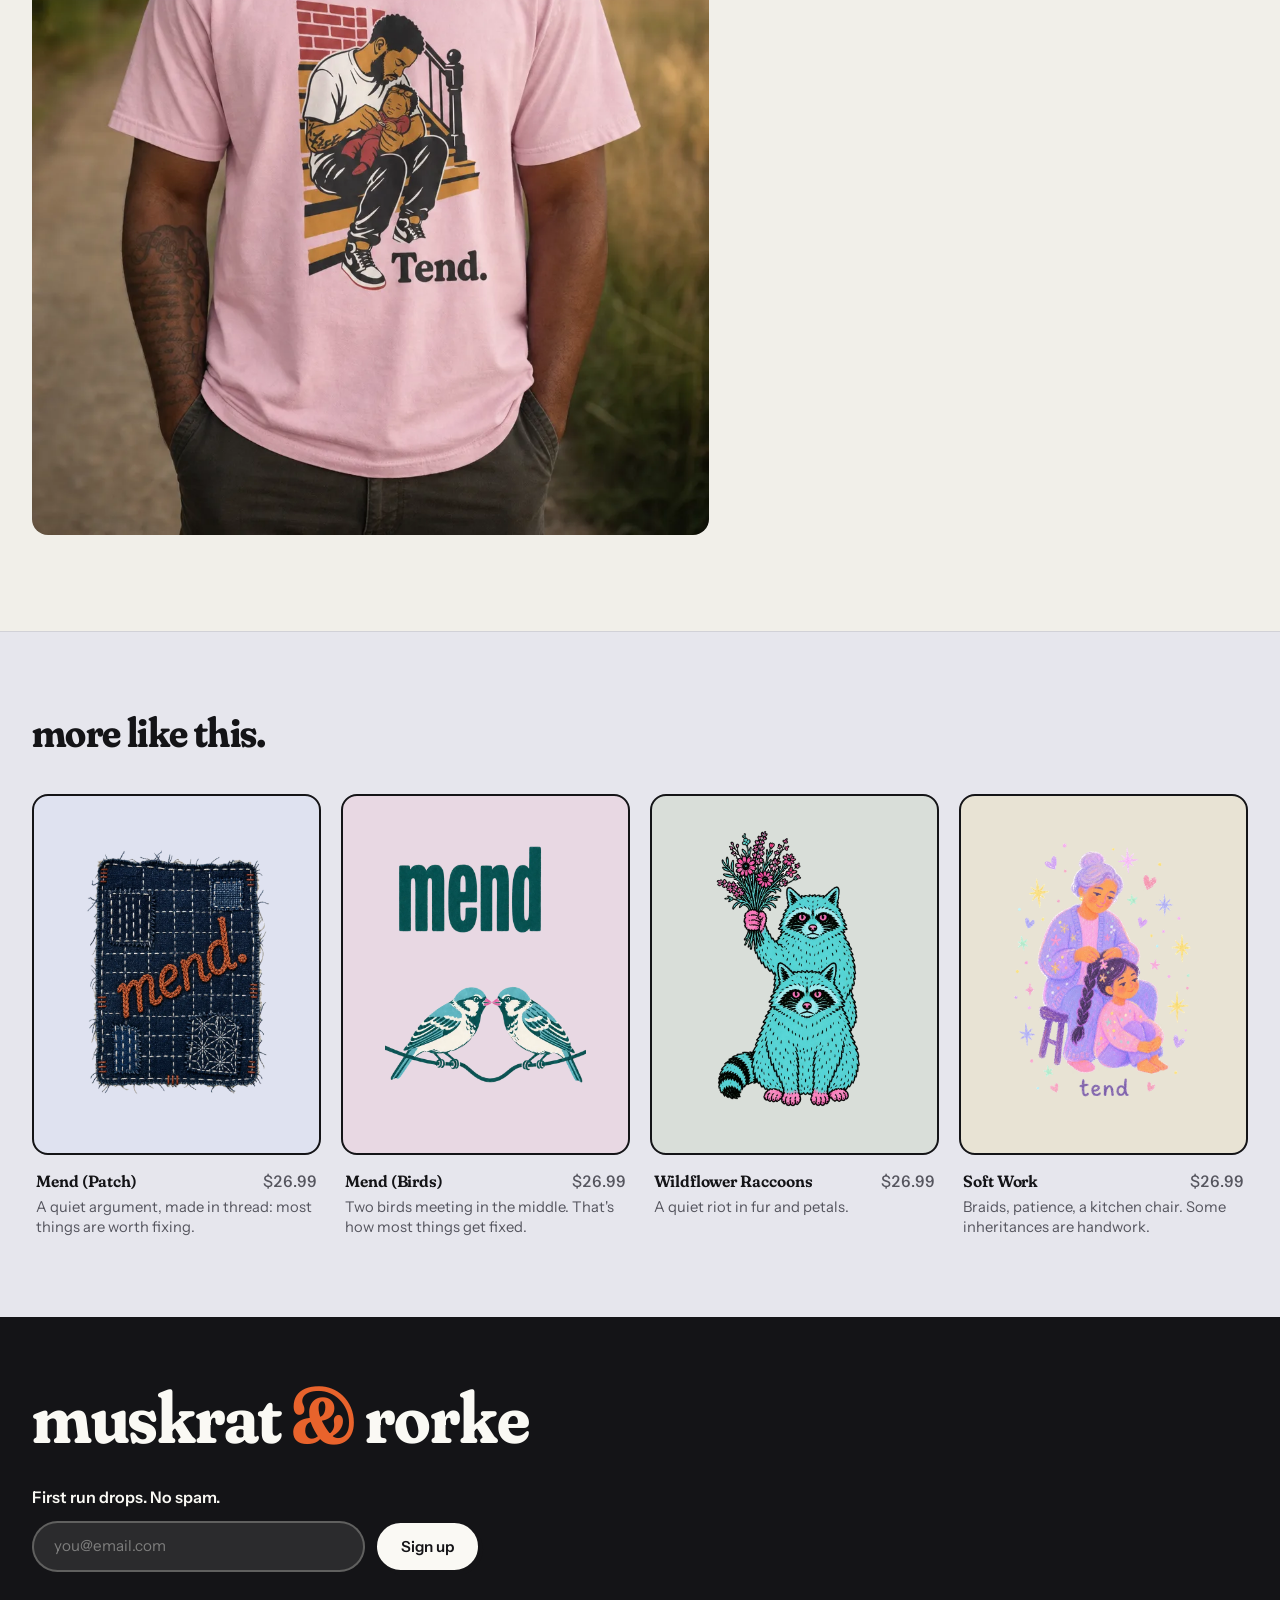
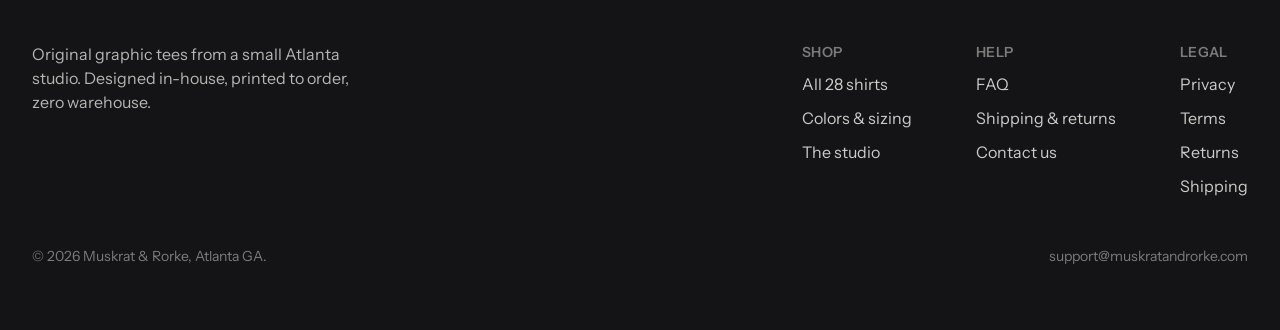
<file: shirts/tend/index.html>
<!DOCTYPE html><html lang="en"><head><meta charset="utf-8"><meta name="viewport" content="width=device-width, initial-scale=1"><title>Tend. tee | Muskrat &amp; Rorke · Kiln demo</title><meta name="description" content="Care that doesn't announce itself. That's the whole idea."><meta name="robots" content="noindex"><link rel="canonical" href="https://muskratandrorke.com/shirts/tend/"><link rel="icon" href="/favicon.svg" type="image/svg+xml"><link rel="preload" href="/fonts/instrument-var.woff2" as="font" type="font/woff2" crossorigin><link rel="preload" href="/fonts/fraunces-var.woff2" as="font" type="font/woff2" crossorigin><meta property="og:title" content="Tend. tee | Muskrat &amp; Rorke"><meta property="og:description" content="Care that doesn't announce itself. That's the whole idea."><meta property="og:type" content="website"><meta property="og:url" content="https://muskratandrorke.com/shirts/tend/"><meta property="og:image" content="https://muskratandrorke.com/img/products/tend/life-1.webp"><meta name="twitter:card" content="summary_large_image"><script type="application/ld+json">{"@context":"https://schema.org","@type":"Product","name":"Tend. T-Shirt","description":"Care that doesn't announce itself. That's the whole idea.","image":["https://muskratandrorke.com/img/products/tend/flat-ivory.webp","https://muskratandrorke.com/img/products/tend/life-1.webp","https://muskratandrorke.com/img/products/tend/video.mp4","https://muskratandrorke.com/img/products/tend/art.webp","https://muskratandrorke.com/img/products/tend/life-2.webp"],"brand":{"@type":"Brand","name":"Muskrat & Rorke"},"offers":{"@type":"Offer","price":"26.99","priceCurrency":"USD","availability":"https://schema.org/InStock","url":"https://muskratandrorke.com/shirts/tend/"}}</script><!-- Cloudflare Web Analytics --><link rel="stylesheet" href="/_astro/Base.BGO_EXnh.css"></head><body class="bg-base text-ink antialiased"><div id="kiln-demo-banner" data-cms-partial="demo_banner" style="background:var(--color-butter);color:var(--color-ink);border-bottom:2px solid var(--color-ink);padding:.55rem 1rem;text-align:center;font-size:.85rem;font-weight:600;letter-spacing:.01em;position:relative;z-index:60"><span data-cms="demo_banner_text">You’re looking at a <strong>live Kiln demo</strong> of a real store. Shop it for real at <a href="https://muskratandrorke.com" style="text-decoration:underline;text-underline-offset:2px">muskratandrorke.com</a></span></div><a href="#main" class="sr-only focus:not-sr-only focus:fixed focus:top-3 focus:left-3 focus:z-[100] focus:rounded-full focus:bg-ink focus:px-4 focus:py-2 focus:text-cream">Skip to content</a><div class="bg-ink py-2 text-center text-[0.8rem] font-medium tracking-wide text-cream/90" data-cms-partial="announcement"><span data-cms="announcement_text">Original art, printed to order on Comfort Colors 1717. Made in Atlanta.</span></div><header id="site-nav" class="sticky top-0 z-50 border-b border-ink/10 bg-base/90 backdrop-blur-md"><nav class="mx-auto flex h-16 max-w-[1440px] items-center justify-between px-5 sm:px-8" aria-label="Main"><a href="/" class="display-medium text-[1.35rem]">muskrat <span class="text-accent">&amp;</span> rorke</a><div class="hidden items-center gap-8 text-[0.95rem] font-medium sm:flex" data-cms-menu="main"><a href="/#shirts" class="hover:text-accent">Shop</a><a href="/#colors" class="hover:text-accent">Colors</a><a href="/#studio" class="hover:text-accent">Studio</a></div><a href="https://muskratandrorke.com" target="_blank" rel="noopener" class="btn btn-ink !px-5 !py-2.5 text-sm">Shop for real ↗</a></nav></header><main id="main"><section class="mx-auto max-w-[1440px] px-5 pb-24 pt-8 sm:px-8"><a href="/#shirts" class="font-medium text-ink-soft hover:text-accent">&larr; All shirts</a><div class="mt-6 grid gap-10 lg:grid-cols-[7fr_5fr] lg:gap-14"><!-- Gallery: stacked on desktop, swipe row on mobile --><div class="flex snap-x snap-mandatory gap-4 overflow-x-auto lg:grid lg:snap-none lg:gap-5 lg:overflow-visible"><div class="frame w-[86vw] shrink-0 snap-center bg-cream lg:w-full" data-gallery-slot="flat"><img src="/img/products/tend/flat-ivory.webp" alt="Tend. tee in Ivory" width="1100" height="1100" loading="eager" fetchpriority="high" class="h-auto w-full object-cover"></div><div class="frame w-[86vw] shrink-0 snap-center bg-cream lg:w-full" data-gallery-slot="life1"><img src="/img/products/tend/life-1.webp" alt="Tend. tee, worn" width="1100" height="1100" loading="lazy" fetchpriority="auto" class="h-auto w-full object-cover"></div><div class="frame w-[86vw] shrink-0 snap-center bg-cream lg:w-full" data-gallery-slot="video"><video src="/img/products/tend/video.mp4" poster="/img/products/tend/life-2.webp" autoplay muted loop playsinline controls preload="metadata" class="h-auto w-full" aria-label="Tend. tee on a model, video"></video></div><div class="frame w-[86vw] shrink-0 snap-center bg-cream lg:w-full p-6 sm:p-10" data-gallery-slot="art"><img data-cms="product_art" data-cms-attr="src" src="/img/products/tend/art.webp" alt="Tend. print art, up close" width="1100" height="1100" loading="lazy" fetchpriority="auto" class="h-auto w-full object-contain"></div><div class="frame w-[86vw] shrink-0 snap-center bg-cream lg:w-full" data-gallery-slot="life2"><img src="/img/products/tend/life-2.webp" alt="Tend. tee, another angle" width="1100" height="1100" loading="lazy" fetchpriority="auto" class="h-auto w-full object-cover"></div></div><!-- Buy panel --><div class="lg:sticky lg:top-20 lg:max-h-[calc(100dvh-6rem)] lg:self-start lg:overflow-y-auto lg:pb-6 lg:pr-2"><h1 class="display text-[clamp(1.9rem,4.5vw,3rem)]" data-cms="product_title">Tend.</h1><p class="mt-3 text-lg leading-relaxed text-ink-soft" data-cms="product_desc">Care that doesn&#39;t announce itself. That&#39;s the whole idea.</p><p class="mt-5 font-display text-2xl font-semibold tabular-nums" data-cms="product_price" data-cms-plain>$26.99</p><div class="mt-7"><p class="font-medium">Color: <span id="color-name" class="text-ink-soft">Ivory</span></p><div class="mt-3 flex flex-wrap gap-2.5" id="color-chips"><button class="swatch color-pick" style="background:#7c6156" data-flat="/img/products/tend/flat-espresso.webp" data-name="Espresso" title="Espresso" aria-label="Show in Espresso"></button><button class="swatch color-pick" style="background:#c7b2de" data-flat="/img/products/tend/flat-orchid.webp" data-name="Orchid" title="Orchid" aria-label="Show in Orchid"></button><button class="swatch color-pick" style="background:#7281ba" data-flat="/img/products/tend/flat-periwinkle.webp" data-name="Periwinkle" title="Periwinkle" aria-label="Show in Periwinkle"></button><button class="swatch color-pick" style="background:#f36d78" data-flat="/img/products/tend/flat-watermelon.webp" data-name="Watermelon" title="Watermelon" aria-label="Show in Watermelon"></button><button class="swatch color-pick" style="background:#00bea2" data-flat="/img/products/tend/flat-island-green.webp" data-name="Island Green" title="Island Green" aria-label="Show in Island Green"></button><button class="swatch color-pick" style="background:#98908e" data-flat="/img/products/tend/flat-grey.webp" data-name="Grey" title="Grey" aria-label="Show in Grey"></button><button class="swatch color-pick" style="background:#66625b" data-flat="/img/products/tend/flat-pepper.webp" data-name="Pepper" title="Pepper" aria-label="Show in Pepper"></button><button class="swatch color-pick" style="background:#e4bd77" data-flat="/img/products/tend/flat-mustard.webp" data-name="Mustard" title="Mustard" aria-label="Show in Mustard"></button><button class="swatch color-pick" style="background:#ff6d6a" data-flat="/img/products/tend/flat-bright-salmon.webp" data-name="Bright Salmon" title="Bright Salmon" aria-label="Show in Bright Salmon"></button><button class="swatch color-pick" style="background:#519892" data-flat="/img/products/tend/flat-seafoam.webp" data-name="Seafoam" title="Seafoam" aria-label="Show in Seafoam"></button><button class="swatch color-pick" style="background:#a8d4e8" data-flat="/img/products/tend/flat-chambray.webp" data-name="Chambray" title="Chambray" aria-label="Show in Chambray"></button><button class="swatch color-pick" style="background:#eebac7" data-flat="/img/products/tend/flat-blossom.webp" data-name="Blossom" title="Blossom" aria-label="Show in Blossom"></button><button class="swatch color-pick is-active" style="background:#f2e5dc" data-flat="/img/products/tend/flat-ivory.webp" data-name="Ivory" title="Ivory" aria-label="Show in Ivory"></button><button class="swatch color-pick" style="background:#202020" data-flat="/img/products/tend/flat-black.webp" data-name="Black" title="Black" aria-label="Show in Black"></button><button class="swatch color-pick" style="background:#bac2b5" data-flat="/img/products/tend/flat-bay.webp" data-name="Bay" title="Bay" aria-label="Show in Bay"></button><button class="swatch color-pick" style="background:#eae9ee" data-flat="/img/products/tend/flat-white.webp" data-name="White" title="White" aria-label="Show in White"></button></div></div><div class="mt-6"><div class="flex items-baseline justify-between"><p class="font-medium">Size</p><button class="modal-open text-sm text-ink-soft underline underline-offset-2 hover:text-accent" data-modal="modal-sizing">Size guide</button></div><div class="mt-3 flex flex-wrap gap-2" id="size-pills" role="group" aria-label="Pick a size"><button class="size-pill" data-size="S">S</button><button class="size-pill" data-size="M">M</button><button class="size-pill" data-size="L">L</button><button class="size-pill" data-size="XL">XL</button><button class="size-pill" data-size="2XL">2XL</button><button class="size-pill" data-size="3XL">3XL</button></div></div><a class="btn btn-ink mt-8 w-full text-base" href="https://muskratandrorke.com/shirts/tend/" target="_blank" rel="noopener" data-cms="buy_cta">Buy the real thing → muskratandrorke.com</a><p id="add-hint" class="mt-3 text-center text-sm text-ink-soft" data-cms="buy_note">This is a Kiln demo — ordering happens on the real store. Printed to order in the USA.</p><div class="mt-9 divide-y divide-ink/10 border-y border-ink/10"><details class="group py-4"><summary class="flex cursor-pointer list-none items-center justify-between font-semibold">The design<span class="text-xl leading-none transition group-open:rotate-45">+</span></summary><p class="mt-3 leading-relaxed text-ink-soft" data-cms="design_body">For the kind of person who knows that love is mostly small repeated acts nobody sees, clipped fingernails, held hands, a hush on a Saturday morning.</p></details><details class="group py-4"><summary class="flex cursor-pointer list-none items-center justify-between font-semibold">Fabric &amp; fit<span class="text-xl leading-none transition group-open:rotate-45">+</span></summary><p class="mt-3 leading-relaxed text-ink-soft" data-cms="fabric_body">Comfort Colors 1717: 6.1 oz heavyweight ring-spun cotton, garment-dyed, relaxed unisex fit. True to size; size up for extra room. 2XL and 3XL run slightly higher in price at checkout.</p></details><details class="group py-4"><summary class="flex cursor-pointer list-none items-center justify-between font-semibold">Shipping &amp; care<span class="text-xl leading-none transition group-open:rotate-45">+</span></summary><p class="mt-3 leading-relaxed text-ink-soft" data-cms="shipping_body">Printed when you order it and shipped from the US facility nearest you, usually within a week. Machine wash cold, inside out; tumble low. The dye softens with age on purpose.</p></details></div></div></div></section><section class="border-t border-ink/10 bg-peri-soft/60"><div class="mx-auto max-w-[1440px] px-5 py-20 sm:px-8"><h2 class="display text-[clamp(1.6rem,3.5vw,2.6rem)]" data-cms="more_headline">more like this.</h2><div class="mt-10 grid grid-cols-2 gap-x-5 gap-y-11 lg:grid-cols-4"><a href="https://muskratandrorke.com/shirts/mend-patch/" target="_blank" rel="noopener" class="product-card group reveal block" data-mood="tender" aria-label="Mend (Patch) tee"><div class="frame relative aspect-[4/5] overflow-hidden border-2 border-ink transition duration-300 group-hover:-rotate-1 group-hover:shadow-[5px_5px_0_var(--color-ink)] bg-peri-soft"><img src="/img/products/mend-patch/art-sm.webp" alt="Mend (Patch) print art" width="640" height="960" loading="lazy" class="absolute inset-0 h-full w-full object-contain p-7 transition duration-500 group-hover:scale-[1.04] group-hover:opacity-0"><img src="/img/products/mend-patch/life-1.webp" alt="Mend (Patch) tee, worn" width="640" height="960" loading="lazy" class="absolute inset-0 h-full w-full object-cover opacity-0 transition duration-500 group-hover:opacity-100"><span class="absolute right-3 top-3 rounded-full bg-cream/90 px-3 py-1 text-xs font-semibold opacity-0 transition group-hover:opacity-100">16 colors</span></div><div class="mt-3.5 flex items-baseline justify-between gap-3 px-1"><h3 class="display-medium text-[1.02rem]">Mend (Patch)</h3><span class="shrink-0 font-medium text-ink-soft tabular-nums">$26.99</span></div><p class="mt-1 px-1 text-[0.92rem] leading-snug text-ink-soft">A quiet argument, made in thread: most things are worth fixing.</p></a><a href="https://muskratandrorke.com/shirts/mend-birds/" target="_blank" rel="noopener" class="product-card group reveal block" data-mood="tender" aria-label="Mend (Birds) tee"><div class="frame relative aspect-[4/5] overflow-hidden border-2 border-ink transition duration-300 group-hover:-rotate-1 group-hover:shadow-[5px_5px_0_var(--color-ink)] bg-pink/45"><img src="/img/products/mend-birds/art-sm.webp" alt="Mend (Birds) print art" width="640" height="960" loading="lazy" class="absolute inset-0 h-full w-full object-contain p-7 transition duration-500 group-hover:scale-[1.04] group-hover:opacity-0"><img src="/img/products/mend-birds/life-1.webp" alt="Mend (Birds) tee, worn" width="640" height="960" loading="lazy" class="absolute inset-0 h-full w-full object-cover opacity-0 transition duration-500 group-hover:opacity-100"><span class="absolute right-3 top-3 rounded-full bg-cream/90 px-3 py-1 text-xs font-semibold opacity-0 transition group-hover:opacity-100">16 colors</span></div><div class="mt-3.5 flex items-baseline justify-between gap-3 px-1"><h3 class="display-medium text-[1.02rem]">Mend (Birds)</h3><span class="shrink-0 font-medium text-ink-soft tabular-nums">$26.99</span></div><p class="mt-1 px-1 text-[0.92rem] leading-snug text-ink-soft">Two birds meeting in the middle. That&#39;s how most things get fixed.</p></a><a href="https://muskratandrorke.com/shirts/wildflower-raccoons/" target="_blank" rel="noopener" class="product-card group reveal block" data-mood="tender" aria-label="Wildflower Raccoons tee"><div class="frame relative aspect-[4/5] overflow-hidden border-2 border-ink transition duration-300 group-hover:-rotate-1 group-hover:shadow-[5px_5px_0_var(--color-ink)] bg-sage/50"><img src="/img/products/wildflower-raccoons/art-sm.webp" alt="Wildflower Raccoons print art" width="640" height="960" loading="lazy" class="absolute inset-0 h-full w-full object-contain p-7 transition duration-500 group-hover:scale-[1.04] group-hover:opacity-0"><img src="/img/products/wildflower-raccoons/life-1.webp" alt="Wildflower Raccoons tee, worn" width="640" height="960" loading="lazy" class="absolute inset-0 h-full w-full object-cover opacity-0 transition duration-500 group-hover:opacity-100"><span class="absolute right-3 top-3 rounded-full bg-cream/90 px-3 py-1 text-xs font-semibold opacity-0 transition group-hover:opacity-100">16 colors</span></div><div class="mt-3.5 flex items-baseline justify-between gap-3 px-1"><h3 class="display-medium text-[1.02rem]">Wildflower Raccoons</h3><span class="shrink-0 font-medium text-ink-soft tabular-nums">$26.99</span></div><p class="mt-1 px-1 text-[0.92rem] leading-snug text-ink-soft">A quiet riot in fur and petals.</p></a><a href="https://muskratandrorke.com/shirts/soft-work/" target="_blank" rel="noopener" class="product-card group reveal block" data-mood="tender" aria-label="Soft Work tee"><div class="frame relative aspect-[4/5] overflow-hidden border-2 border-ink transition duration-300 group-hover:-rotate-1 group-hover:shadow-[5px_5px_0_var(--color-ink)] bg-butter/40"><img src="/img/products/soft-work/art-sm.webp" alt="Soft Work print art" width="640" height="960" loading="lazy" class="absolute inset-0 h-full w-full object-contain p-7 transition duration-500 group-hover:scale-[1.04] group-hover:opacity-0"><img src="/img/products/soft-work/life-1.webp" alt="Soft Work tee, worn" width="640" height="960" loading="lazy" class="absolute inset-0 h-full w-full object-cover opacity-0 transition duration-500 group-hover:opacity-100"><span class="absolute right-3 top-3 rounded-full bg-cream/90 px-3 py-1 text-xs font-semibold opacity-0 transition group-hover:opacity-100">16 colors</span></div><div class="mt-3.5 flex items-baseline justify-between gap-3 px-1"><h3 class="display-medium text-[1.02rem]">Soft Work</h3><span class="shrink-0 font-medium text-ink-soft tabular-nums">$26.99</span></div><p class="mt-1 px-1 text-[0.92rem] leading-snug text-ink-soft">Braids, patience, a kitchen chair. Some inheritances are handwork.</p></a></div></div></section><dialog id="modal-sizing" class="m-auto max-h-[92dvh] w-[min(92vw,700px)] rounded-2xl bg-cream p-3 backdrop:bg-ink/60"><div class="flex max-h-[calc(92dvh-1.5rem)] flex-col gap-3"><img src="/img/chart-sizing.jpg" alt="Comfort Colors 1717 sizing chart" class="min-h-0 w-full flex-1 rounded-xl object-contain" loading="lazy"><button class="btn btn-ink modal-close mx-auto flex shrink-0 text-sm" data-modal="modal-sizing">Close</button></div></dialog><script type="module">var e=document.getElementById(`color-name`).textContent.trim(),t=``,n=document.querySelector(`[data-gallery-slot="flat"] img`).src;document.querySelectorAll(`.color-pick`).forEach(t=>{t.addEventListener(`click`,()=>{document.querySelectorAll(`.color-pick`).forEach(e=>e.classList.remove(`is-active`)),t.classList.add(`is-active`),e=t.dataset.name,document.getElementById(`color-name`).textContent=e;let r=document.querySelector(`[data-gallery-slot="flat"] img`);r.style.opacity=`0.4`;let i=new Image;i.onload=()=>{r.src=t.dataset.flat,r.alt=`Tee in ${e}`,r.style.opacity=`1`,n=t.dataset.flat},i.src=t.dataset.flat,document.querySelector(`[data-gallery-slot="flat"]`)?.scrollIntoView({behavior:`smooth`,block:`nearest`,inline:`center`})})}),document.querySelectorAll(`.size-pill`).forEach(e=>{e.addEventListener(`click`,()=>{document.querySelectorAll(`.size-pill`).forEach(e=>e.classList.remove(`is-active`)),e.classList.add(`is-active`),t=e.dataset.size,void 0})});var i=document.querySelector(`video`);i&&new IntersectionObserver(([e])=>{e.isIntersecting?i.play().catch(()=>{}):i.pause()},{threshold:.35}).observe(i),document.querySelectorAll(`.modal-open`).forEach(e=>e.addEventListener(`click`,()=>document.getElementById(e.dataset.modal).showModal())),document.querySelectorAll(`.modal-close`).forEach(e=>e.addEventListener(`click`,()=>document.getElementById(e.dataset.modal).close()));</script></main><footer class="bg-ink text-cream" data-cms-partial="footer"><div class="mx-auto max-w-[1440px] px-5 py-16 sm:px-8"><p class="display text-[clamp(2rem,6vw,4.5rem)] text-cream">muskrat <span class="text-accent">&amp;</span> rorke</p><form id="signup-form" class="mt-8 max-w-md" novalidate><p class="font-semibold text-cream">First run drops. No spam.</p><div class="mt-3 flex gap-2.5"><label for="signup-email" class="sr-only">Email address</label><input id="signup-email" name="email" type="email" required autocomplete="email" placeholder="you@email.com" class="w-full min-w-0 rounded-full border-2 border-cream/25 bg-cream/10 px-5 py-3 text-[0.95rem] text-cream placeholder:text-cream/40 focus:border-cream/70 focus:outline-none"><button type="submit" class="btn btn-light !px-6 !py-3 text-sm">Sign up</button></div><p id="signup-msg" class="mt-2.5 min-h-5 text-sm text-cream/70" role="status" aria-live="polite"></p></form><div class="mt-10 grid gap-10 sm:grid-cols-[1fr_auto_auto_auto] sm:gap-16"><p class="max-w-xs text-cream/70" data-cms="footer_motto">Original graphic tees from a small Atlanta studio. Designed in-house, printed to order, zero warehouse.</p><div class="flex flex-col gap-2.5 text-cream/80"><span class="text-sm font-semibold uppercase tracking-wide text-cream/45">Shop</span><a href="/#shirts" class="hover:text-peri">All 28 shirts</a><a href="/#colors" class="hover:text-peri">Colors &amp; sizing</a><a href="/#studio" class="hover:text-peri">The studio</a></div><div class="flex flex-col gap-2.5 text-cream/80"><span class="text-sm font-semibold uppercase tracking-wide text-cream/45">Help</span><a href="/faq/" class="hover:text-peri">FAQ</a><a href="/faq/#shipping" class="hover:text-peri">Shipping &amp; returns</a><a href="mailto:support@muskratandrorke.com" class="hover:text-peri">Contact us</a></div><div class="flex flex-col gap-2.5 text-cream/80"><span class="text-sm font-semibold uppercase tracking-wide text-cream/45">Legal</span><a href="https://shop.muskratandrorke.com/policies/privacy-policy" class="hover:text-peri">Privacy</a><a href="https://shop.muskratandrorke.com/policies/terms-of-service" class="hover:text-peri">Terms</a><a href="https://shop.muskratandrorke.com/policies/refund-policy" class="hover:text-peri">Returns</a><a href="https://shop.muskratandrorke.com/policies/shipping-policy" class="hover:text-peri">Shipping</a></div></div><div class="mt-12 flex flex-col justify-between gap-2 text-sm text-cream/45 sm:flex-row"><span data-cms="footer_copyright" data-cms-plain>&copy; 2026 Muskrat &amp; Rorke, Atlanta GA.</span><a href="mailto:support@muskratandrorke.com" class="hover:text-peri" data-cms="footer_email" data-cms-plain>support@muskratandrorke.com</a></div></div></footer><script type="module" src="/_astro/Base.astro_astro_type_script_index_0_lang.vmvn6qUm.js"></script><script src="/assets/kiln-config.js"></script><script src="/assets/kiln.js" defer></script></body></html>
</file>
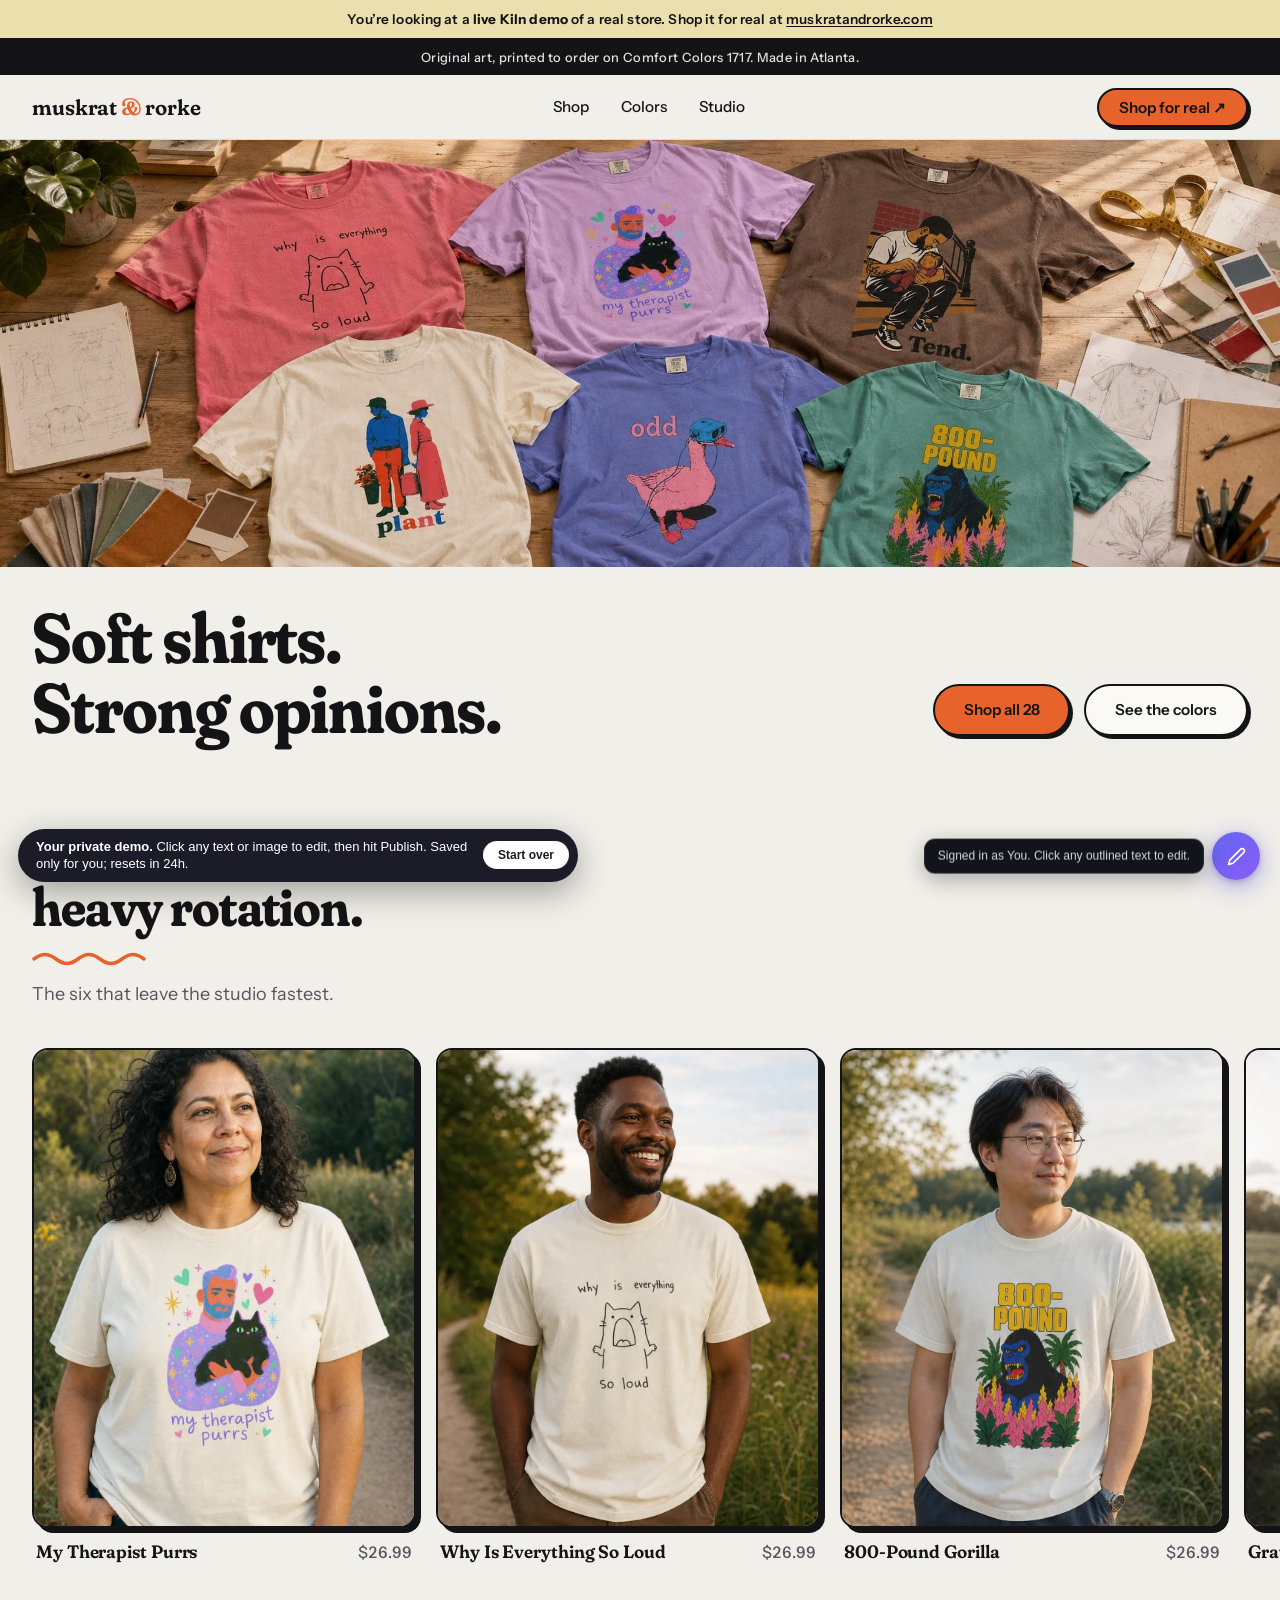
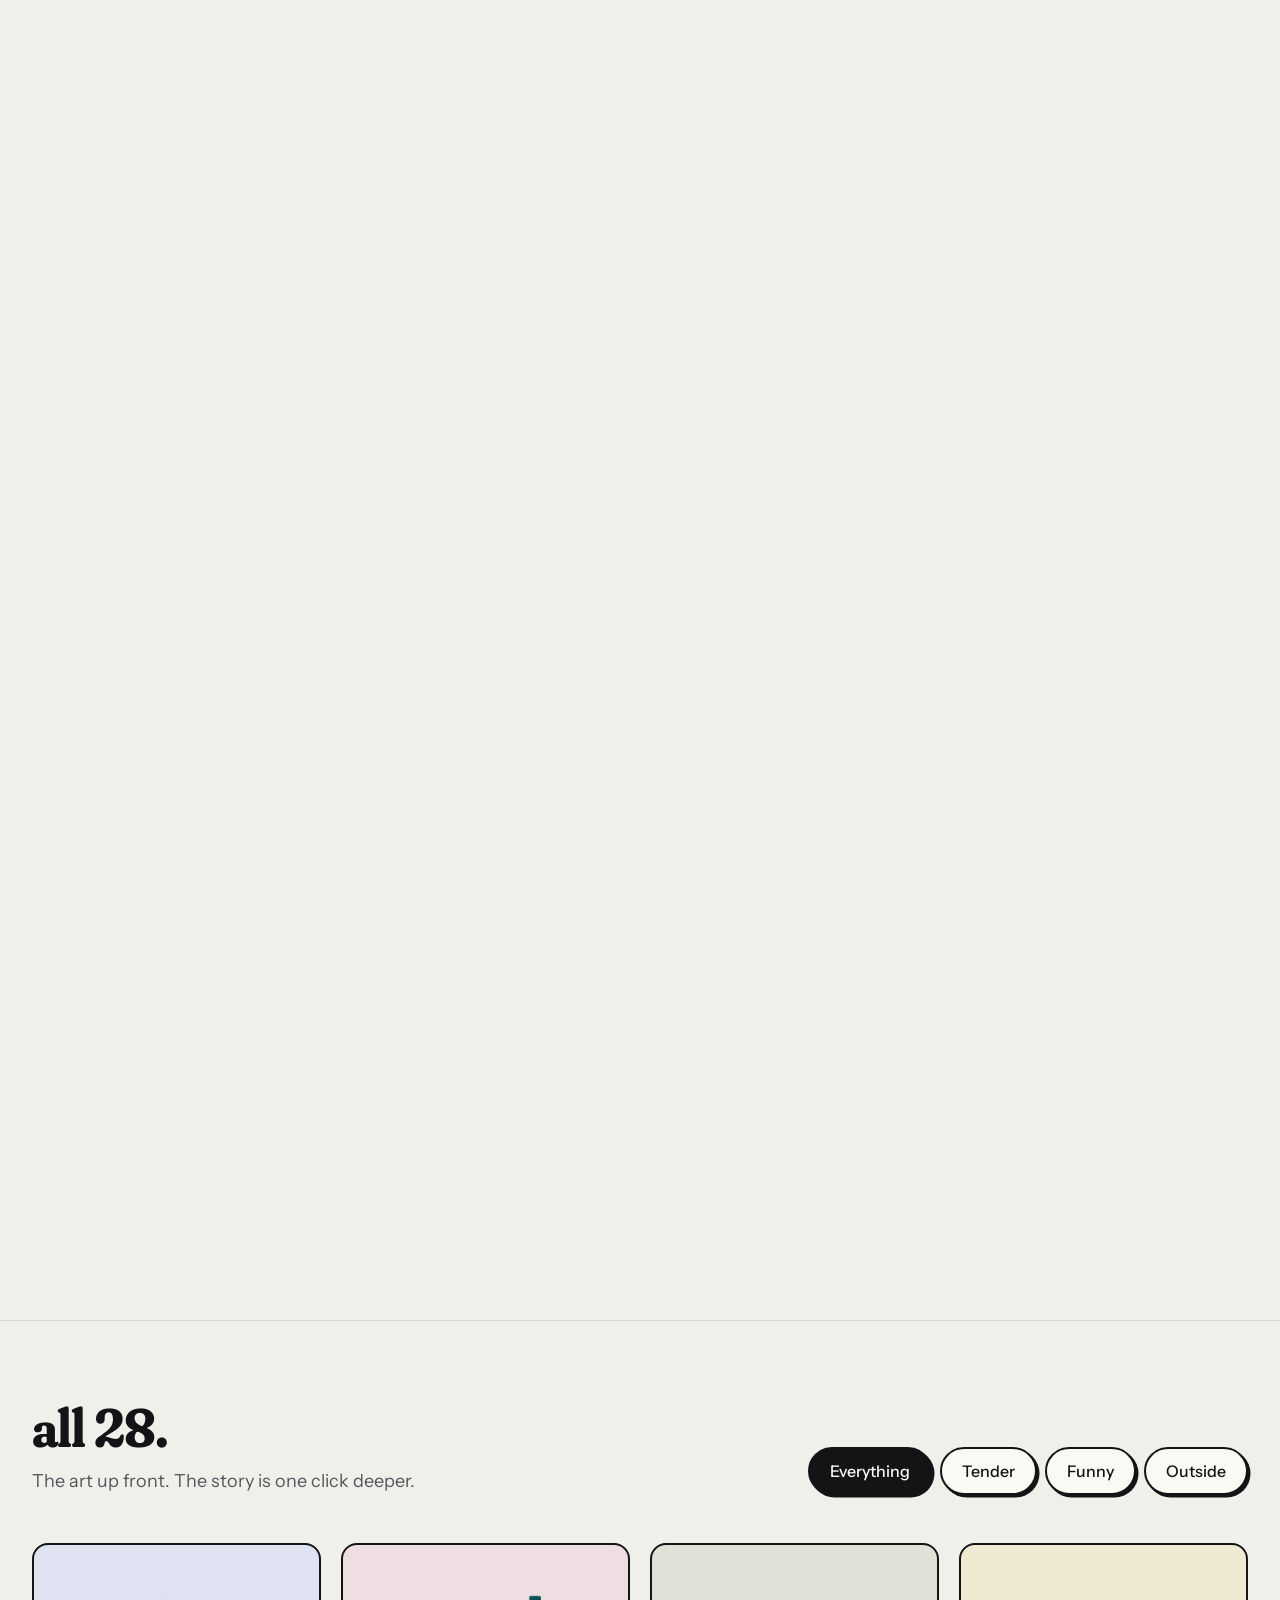
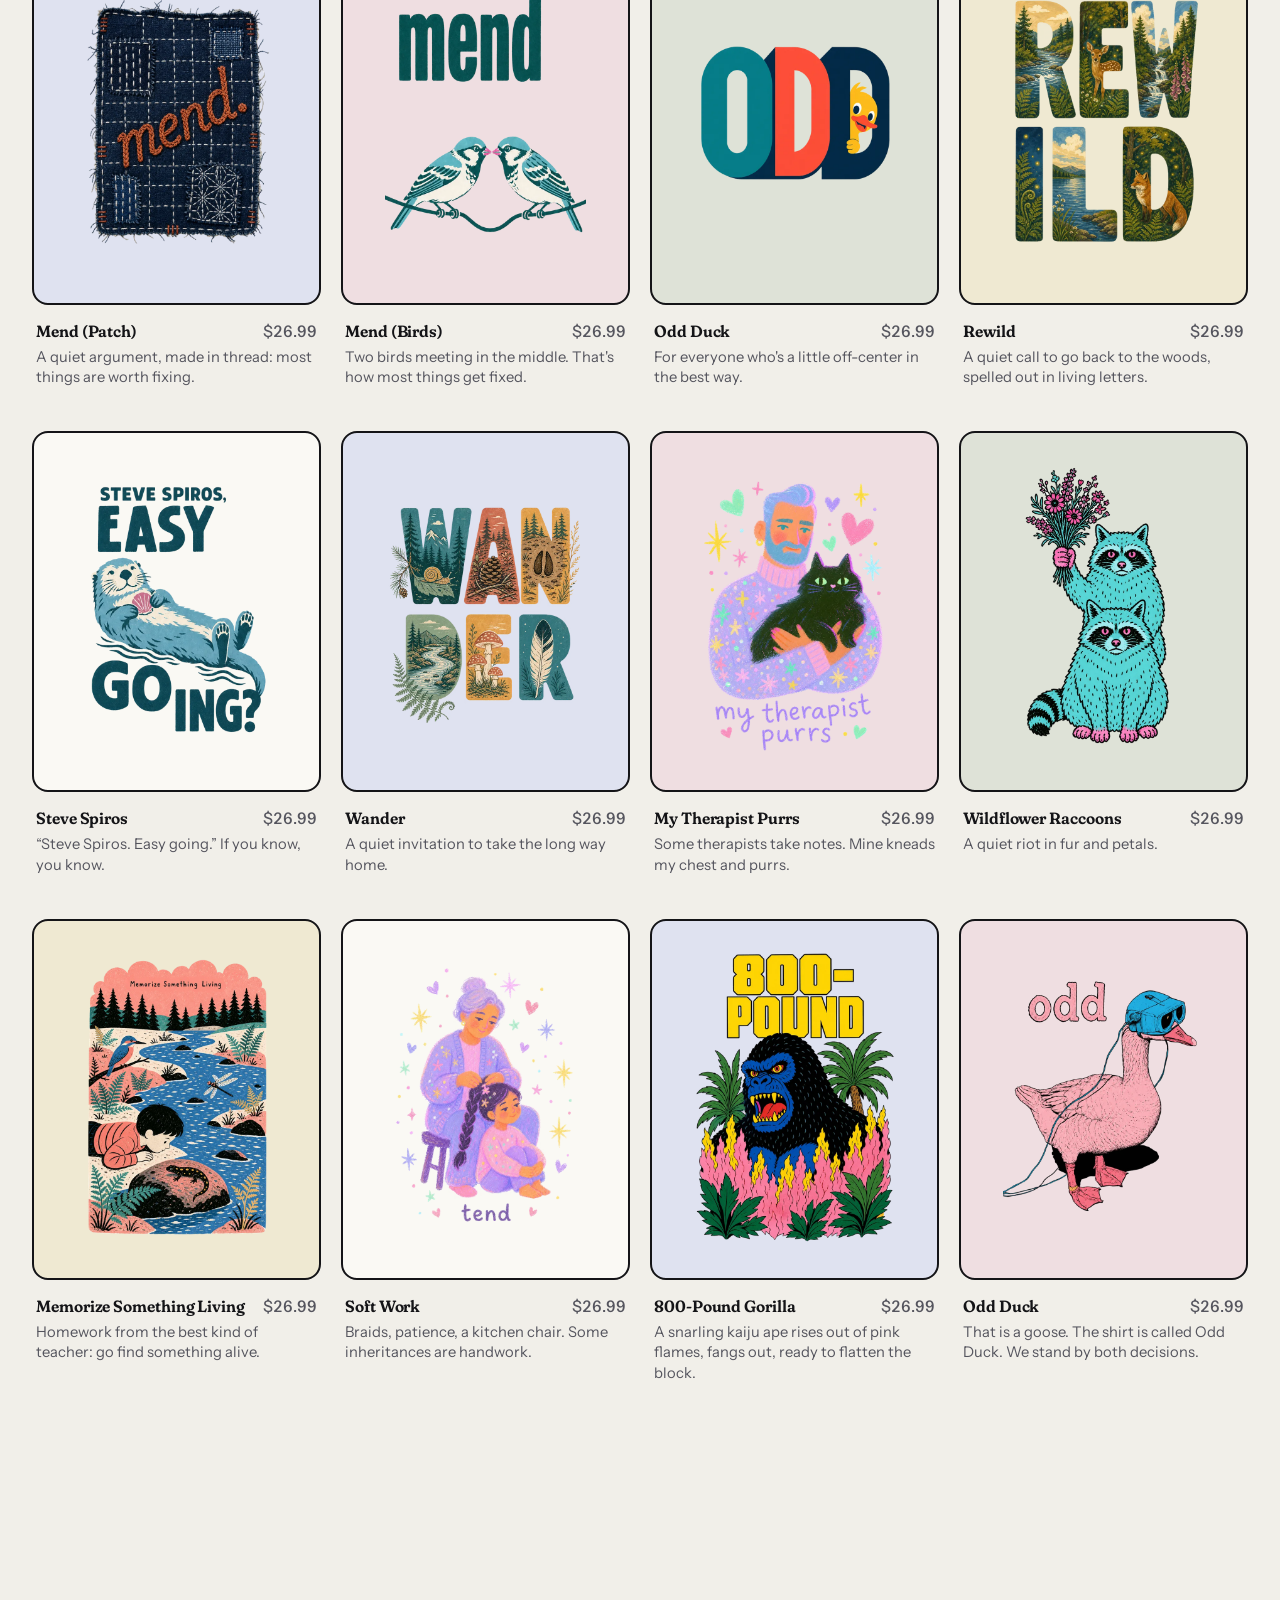
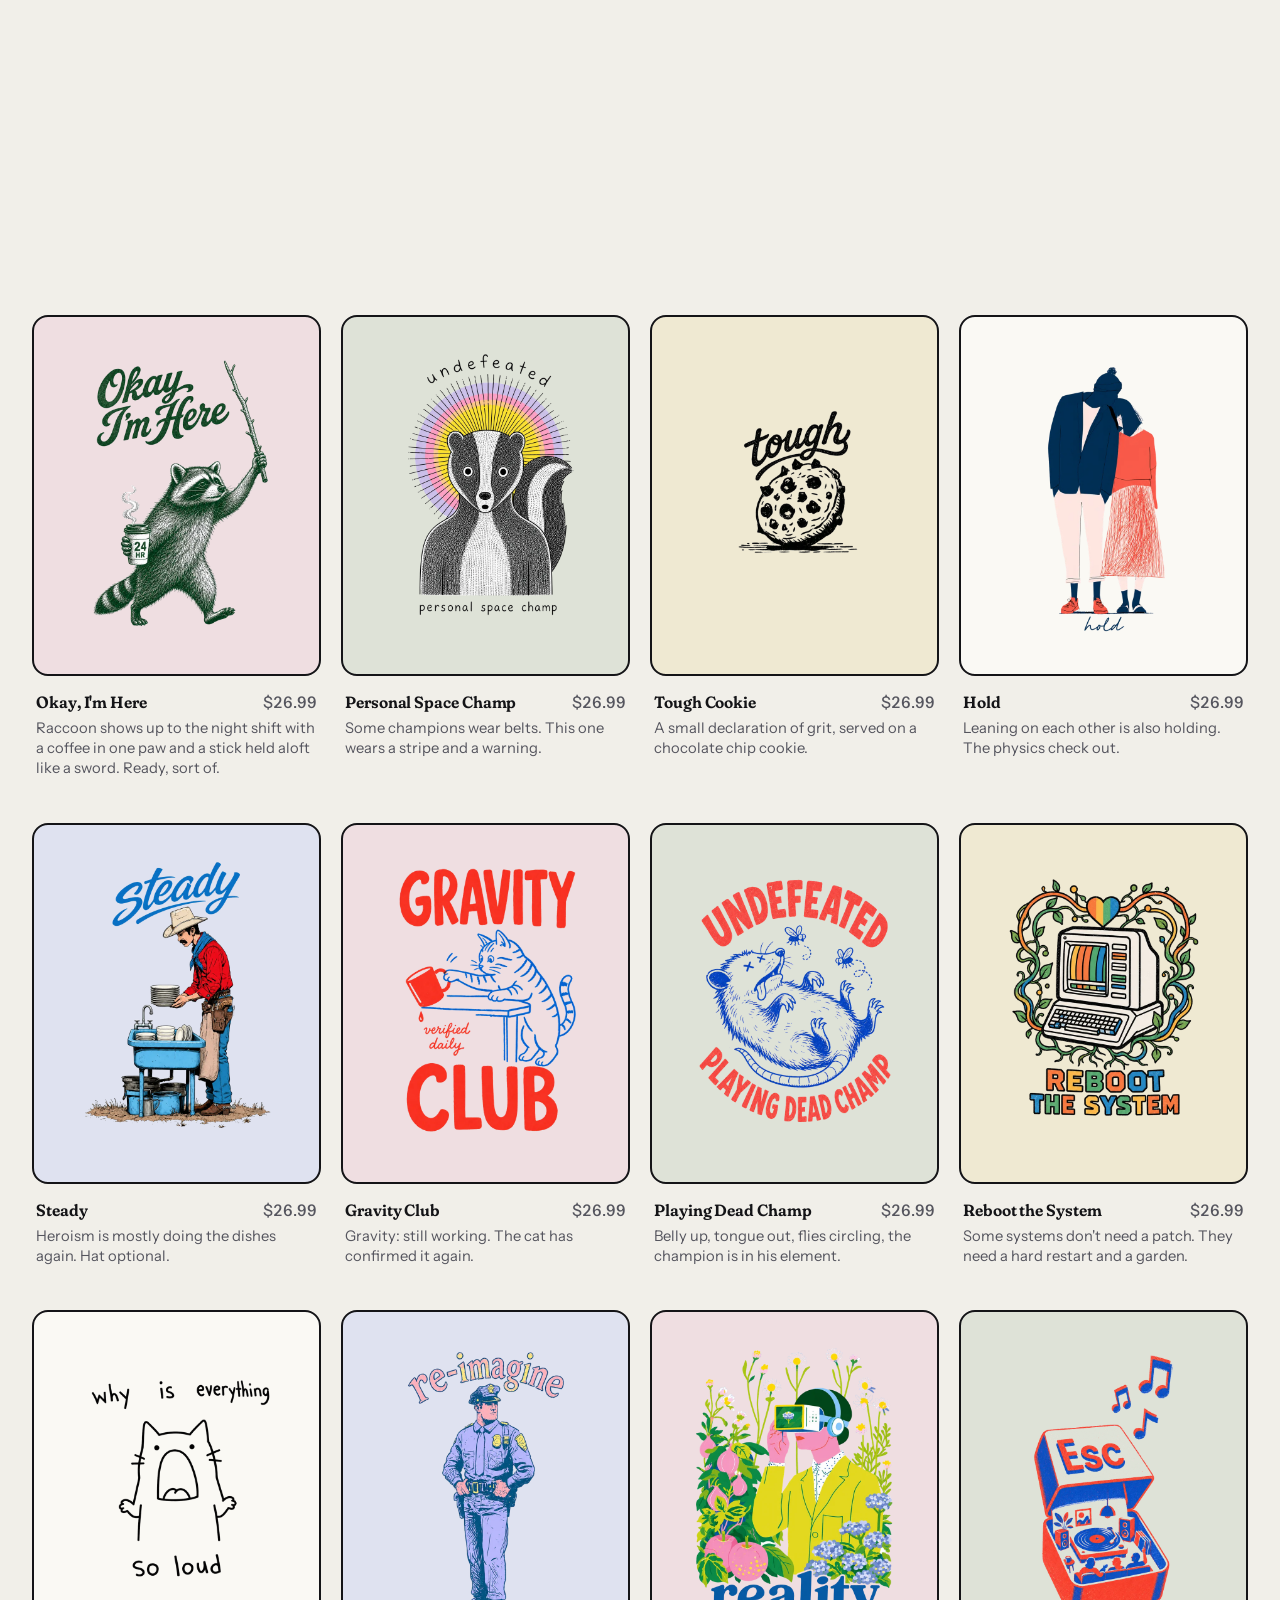
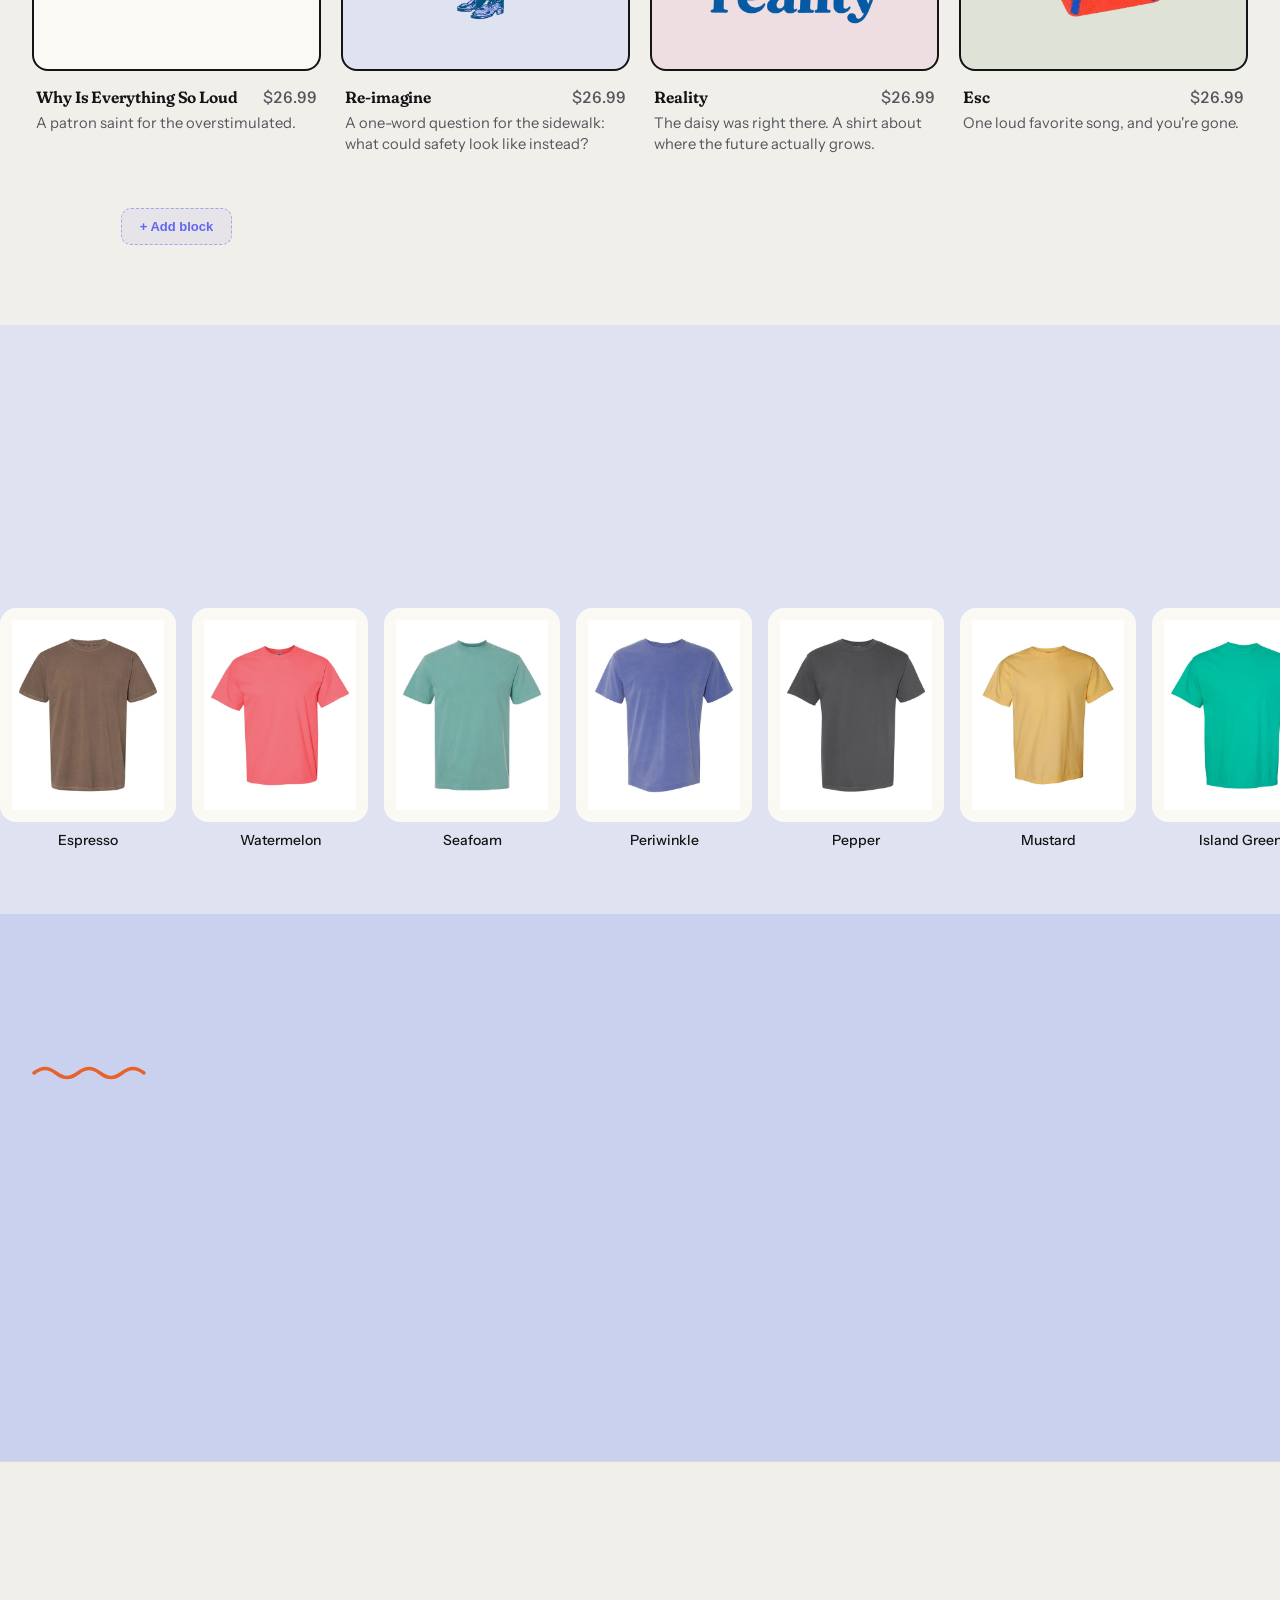
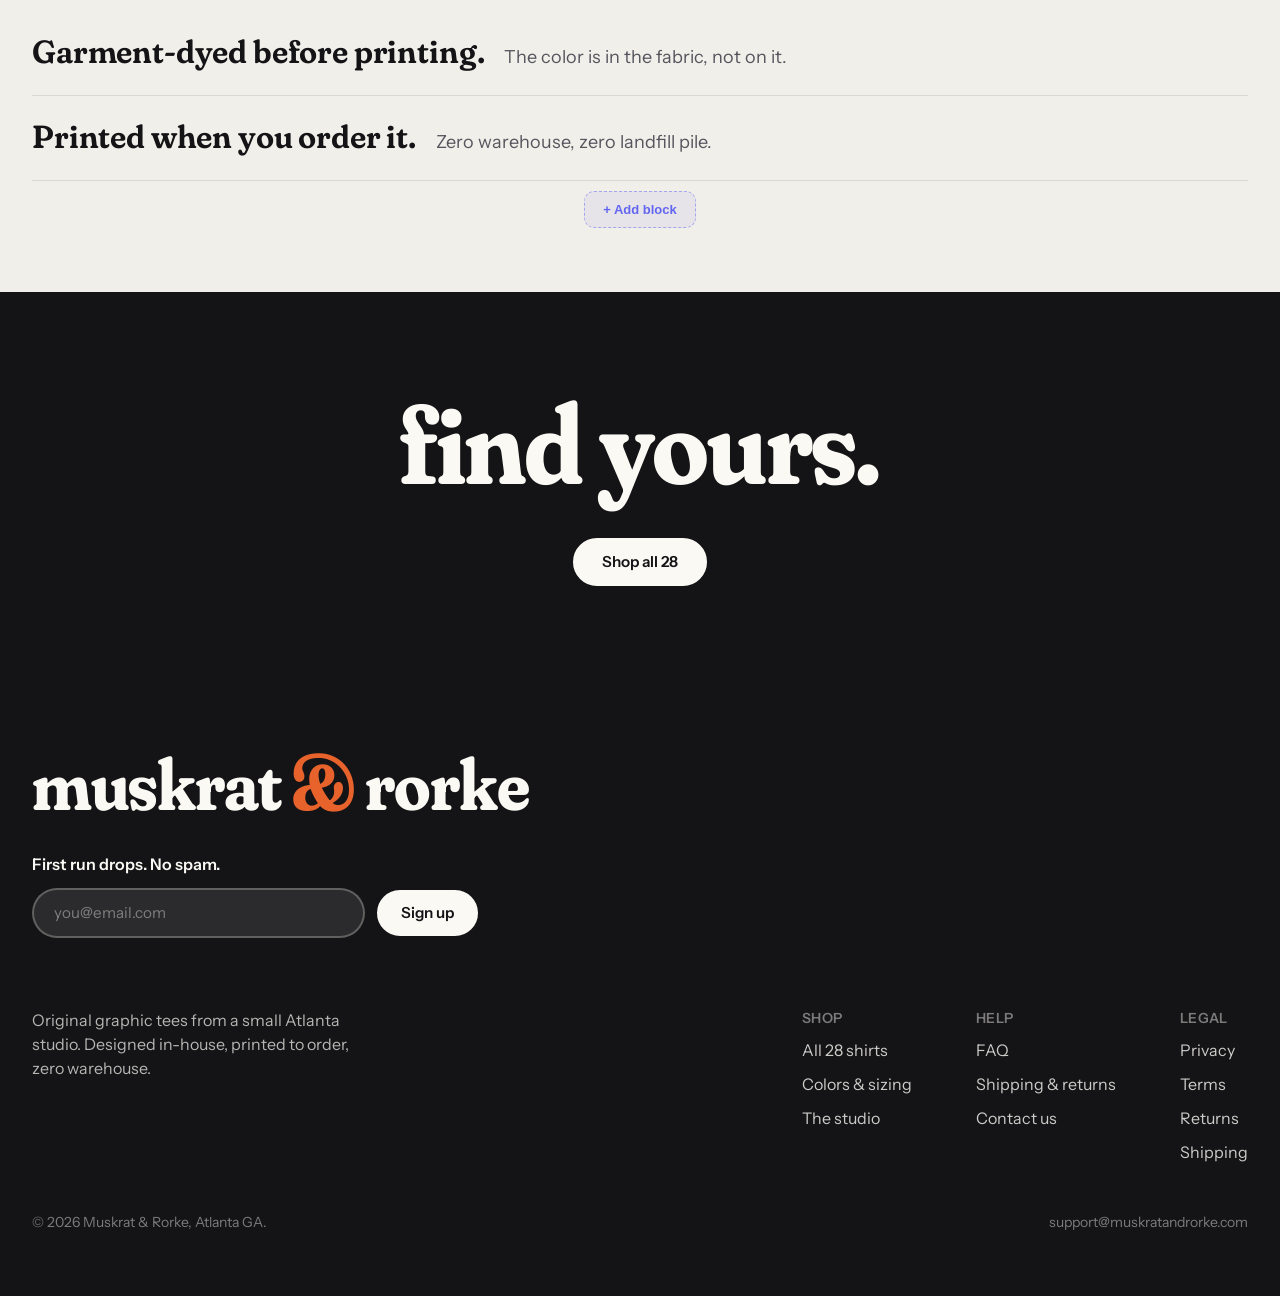
<file: kiln.html>
<!doctype html><html lang="en"><head><meta charset="utf-8"><meta name="viewport" content="width=device-width, initial-scale=1"><meta name="robots" content="noindex"><title>Sign in · Muskrat &amp; Rorke demo</title></head><body><script src="/assets/kiln-config.js"></script><script src="/assets/kiln.js" defer></script></body></html>
</file>
<file: _astro/Base.BGO_EXnh.css>
/*! tailwindcss v4.3.3 | MIT License | https://tailwindcss.com */
@layer properties{@supports (((-webkit-hyphens:none)) and (not (margin-trim:inline))) or ((-moz-orient:inline) and (not (color:rgb(from red r g b)))){*,:before,:after,::backdrop{--tw-scroll-snap-strictness:proximity;--tw-space-y-reverse:0;--tw-divide-y-reverse:0;--tw-border-style:solid;--tw-leading:initial;--tw-font-weight:initial;--tw-tracking:initial;--tw-ordinal:initial;--tw-slashed-zero:initial;--tw-numeric-figure:initial;--tw-numeric-spacing:initial;--tw-numeric-fraction:initial;--tw-shadow:0 0 #0000;--tw-shadow-color:initial;--tw-shadow-alpha:100%;--tw-inset-shadow:0 0 #0000;--tw-inset-shadow-color:initial;--tw-inset-shadow-alpha:100%;--tw-ring-color:initial;--tw-ring-shadow:0 0 #0000;--tw-inset-ring-color:initial;--tw-inset-ring-shadow:0 0 #0000;--tw-ring-inset:initial;--tw-ring-offset-width:0px;--tw-ring-offset-color:#fff;--tw-ring-offset-shadow:0 0 #0000;--tw-blur:initial;--tw-brightness:initial;--tw-contrast:initial;--tw-grayscale:initial;--tw-hue-rotate:initial;--tw-invert:initial;--tw-opacity:initial;--tw-saturate:initial;--tw-sepia:initial;--tw-drop-shadow:initial;--tw-drop-shadow-color:initial;--tw-drop-shadow-alpha:100%;--tw-drop-shadow-size:initial;--tw-backdrop-blur:initial;--tw-backdrop-brightness:initial;--tw-backdrop-contrast:initial;--tw-backdrop-grayscale:initial;--tw-backdrop-hue-rotate:initial;--tw-backdrop-invert:initial;--tw-backdrop-opacity:initial;--tw-backdrop-saturate:initial;--tw-backdrop-sepia:initial;--tw-duration:initial}}}@layer theme{:root,:host{--font-sans:-apple-system, BlinkMacSystemFont, "Segoe UI", Roboto, "Helvetica Neue", "Noto Sans", Arial, sans-serif, "Apple Color Emoji", "Segoe UI Emoji", "Segoe UI Symbol", "Noto Color Emoji";--font-mono:ui-monospace, SFMono-Regular, Menlo, Monaco, Consolas, "Liberation Mono", "Courier New", monospace;--color-white:#fff;--spacing:.25rem;--container-xs:20rem;--container-md:28rem;--container-lg:32rem;--container-xl:36rem;--container-2xl:42rem;--text-xs:.75rem;--text-xs--line-height:calc(1 / .75);--text-sm:.875rem;--text-sm--line-height:calc(1.25 / .875);--text-lg:1.125rem;--text-lg--line-height:calc(1.75 / 1.125);--text-xl:1.25rem;--text-xl--line-height:calc(1.75 / 1.25);--text-2xl:1.5rem;--text-2xl--line-height:calc(2 / 1.5);--font-weight-medium:500;--font-weight-semibold:600;--font-weight-bold:700;--tracking-wide:.025em;--leading-tight:1.25;--leading-snug:1.375;--leading-relaxed:1.625;--radius-xl:.75rem;--radius-2xl:1rem;--blur-md:12px;--default-transition-duration:.15s;--default-transition-timing-function:cubic-bezier(.4, 0, .2, 1);--default-font-family:var(--font-sans);--default-mono-font-family:var(--font-mono);--color-base:#f1efe9;--color-ink:#141417;--color-ink-soft:#55555e;--color-peri:#c3c9e4;--color-peri-soft:#dfe2f0;--color-pink:#ecc8d8;--color-sage:#ccd6c6;--color-butter:#ecdfae;--color-accent:#e8632c;--color-cream:#faf9f4;--color-robo:#cad1ef;--font-display:"Fraunces Var", Georgia, serif;--font-body:"Instrument Sans Var", "Helvetica Neue", sans-serif}}@layer base{*,:after,:before,::backdrop{box-sizing:border-box;border:0 solid;margin:0;padding:0}::file-selector-button{box-sizing:border-box;border:0 solid;margin:0;padding:0}html,:host{-webkit-text-size-adjust:100%;tab-size:4;line-height:1.5;font-family:var(--default-font-family,-apple-system, BlinkMacSystemFont, "Segoe UI", Roboto, "Helvetica Neue", "Noto Sans", Arial, sans-serif, "Apple Color Emoji", "Segoe UI Emoji", "Segoe UI Symbol", "Noto Color Emoji");font-feature-settings:var(--default-font-feature-settings,normal);font-variation-settings:var(--default-font-variation-settings,normal);-webkit-tap-highlight-color:transparent}hr{height:0;color:inherit;border-top-width:1px}abbr:where([title]){text-decoration:underline dotted}h1,h2,h3,h4,h5,h6{font-size:inherit;font-weight:inherit}a{color:inherit;-webkit-text-decoration:inherit;-webkit-text-decoration:inherit;-webkit-text-decoration:inherit;text-decoration:inherit}b,strong{font-weight:bolder}code,kbd,samp,pre{font-family:var(--default-mono-font-family,ui-monospace, SFMono-Regular, Menlo, Monaco, Consolas, "Liberation Mono", "Courier New", monospace);font-feature-settings:var(--default-mono-font-feature-settings,normal);font-variation-settings:var(--default-mono-font-variation-settings,normal);font-size:1em}small{font-size:80%}sub,sup{vertical-align:baseline;font-size:75%;line-height:0;position:relative}sub{bottom:-.25em}sup{top:-.5em}table{text-indent:0;border-color:inherit;border-collapse:collapse}:-moz-focusring:where(:not(iframe)){outline:auto}progress{vertical-align:baseline}summary{display:list-item}ol,ul,menu{list-style:none}img,svg,video,canvas,audio,iframe,embed,object{vertical-align:middle;display:block}img,video{max-width:100%;height:auto}button,input,select,optgroup,textarea{font:inherit;font-feature-settings:inherit;font-variation-settings:inherit;letter-spacing:inherit;color:inherit;opacity:1;background-color:#0000;border-radius:0}::file-selector-button{font:inherit;font-feature-settings:inherit;font-variation-settings:inherit;letter-spacing:inherit;color:inherit;opacity:1;background-color:#0000;border-radius:0}:where(select:is([multiple],[size])) optgroup{font-weight:bolder}:where(select:is([multiple],[size])) optgroup option{padding-inline-start:20px}::file-selector-button{margin-inline-end:4px}::placeholder{opacity:1}@supports (not ((-webkit-appearance:-apple-pay-button))) or (contain-intrinsic-size:1px){::placeholder{color:currentColor}@supports (color:color-mix(in lab, red, red)){::placeholder{color:color-mix(in oklab, currentcolor 50%, transparent)}}}textarea{resize:vertical}::-webkit-search-decoration{-webkit-appearance:none}::-webkit-date-and-time-value{min-height:1lh;text-align:inherit}::-webkit-datetime-edit{display:inline-flex}::-webkit-datetime-edit-fields-wrapper{padding:0}::-webkit-datetime-edit{padding-block:0}::-webkit-datetime-edit-year-field{padding-block:0}::-webkit-datetime-edit-month-field{padding-block:0}::-webkit-datetime-edit-day-field{padding-block:0}::-webkit-datetime-edit-hour-field{padding-block:0}::-webkit-datetime-edit-minute-field{padding-block:0}::-webkit-datetime-edit-second-field{padding-block:0}::-webkit-datetime-edit-millisecond-field{padding-block:0}::-webkit-datetime-edit-meridiem-field{padding-block:0}::-webkit-calendar-picker-indicator{line-height:1}:-moz-ui-invalid{box-shadow:none}button,input:where([type=button],[type=reset],[type=submit]){appearance:button}::file-selector-button{appearance:button}::-webkit-inner-spin-button{height:auto}::-webkit-outer-spin-button{height:auto}[hidden]:where(:not([hidden=until-found])){display:none!important}}@layer components;@layer utilities{.pointer-events-none{pointer-events:none}.visible{visibility:visible}.sr-only{clip-path:inset(50%);white-space:nowrap;border-width:0;width:1px;height:1px;margin:-1px;padding:0;position:absolute;overflow:hidden}.absolute{position:absolute}.fixed{position:fixed}.relative{position:relative}.static{position:static}.sticky{position:sticky}.inset-0{inset:0}.inset-y-0{inset-block:0}.top-0{top:0}.top-3{top:calc(var(--spacing) * 3)}.right-0{right:0}.right-3{right:calc(var(--spacing) * 3)}.z-50{z-index:50}.z-\[80\]{z-index:80}.z-\[90\]{z-index:90}.m-auto{margin:auto}.mx-auto{margin-inline:auto}.mt-0\.5{margin-top:calc(var(--spacing) * .5)}.mt-1{margin-top:var(--spacing)}.mt-2{margin-top:calc(var(--spacing) * 2)}.mt-2\.5{margin-top:calc(var(--spacing) * 2.5)}.mt-3{margin-top:calc(var(--spacing) * 3)}.mt-3\.5{margin-top:calc(var(--spacing) * 3.5)}.mt-4{margin-top:calc(var(--spacing) * 4)}.mt-5{margin-top:calc(var(--spacing) * 5)}.mt-6{margin-top:calc(var(--spacing) * 6)}.mt-7{margin-top:calc(var(--spacing) * 7)}.mt-8{margin-top:calc(var(--spacing) * 8)}.mt-9{margin-top:calc(var(--spacing) * 9)}.mt-10{margin-top:calc(var(--spacing) * 10)}.mt-12{margin-top:calc(var(--spacing) * 12)}.mt-14{margin-top:calc(var(--spacing) * 14)}.mt-16{margin-top:calc(var(--spacing) * 16)}.ml-auto{margin-left:auto}.block{display:block}.flex{display:flex}.grid{display:grid}.hidden{display:none}.inline{display:inline}.table{display:table}.aspect-\[4\/5\]{aspect-ratio:4/5}.aspect-\[2172\/724\]{aspect-ratio:2172/724}.h-7{height:calc(var(--spacing) * 7)}.h-16{height:calc(var(--spacing) * 16)}.h-20{height:calc(var(--spacing) * 20)}.h-auto{height:auto}.h-full{height:100%}.max-h-\[92dvh\]{max-height:92dvh}.max-h-\[calc\(92dvh-1\.5rem\)\]{max-height:calc(92dvh - 1.5rem)}.min-h-0{min-height:0}.min-h-5{min-height:calc(var(--spacing) * 5)}.min-h-\[300px\]{min-height:300px}.w-7{width:calc(var(--spacing) * 7)}.w-20{width:calc(var(--spacing) * 20)}.w-36{width:calc(var(--spacing) * 36)}.w-\[78vw\]{width:78vw}.w-\[86vw\]{width:86vw}.w-\[min\(92vw\,700px\)\]{width:min(92vw,700px)}.w-full{width:100%}.max-w-2xl{max-width:var(--container-2xl)}.max-w-\[220px\]{max-width:220px}.max-w-\[900px\]{max-width:900px}.max-w-\[1440px\]{max-width:1440px}.max-w-lg{max-width:var(--container-lg)}.max-w-md{max-width:var(--container-md)}.max-w-xl{max-width:var(--container-xl)}.max-w-xs{max-width:var(--container-xs)}.min-w-0{min-width:0}.flex-1{flex:1}.shrink-0{flex-shrink:0}.grow{flex-grow:1}.cursor-pointer{cursor:pointer}.snap-x{scroll-snap-type:x var(--tw-scroll-snap-strictness)}.snap-mandatory{--tw-scroll-snap-strictness:mandatory}.snap-center{scroll-snap-align:center}.snap-start{scroll-snap-align:start}.scroll-mt-20{scroll-margin-top:calc(var(--spacing) * 20)}.scroll-mt-24{scroll-margin-top:calc(var(--spacing) * 24)}.list-none{list-style-type:none}.grid-cols-2{grid-template-columns:repeat(2,minmax(0,1fr))}.flex-col{flex-direction:column}.flex-wrap{flex-wrap:wrap}.items-baseline{align-items:baseline}.items-center{align-items:center}.items-end{align-items:flex-end}.justify-between{justify-content:space-between}.justify-center{justify-content:center}.gap-2{gap:calc(var(--spacing) * 2)}.gap-2\.5{gap:calc(var(--spacing) * 2.5)}.gap-3{gap:calc(var(--spacing) * 3)}.gap-3\.5{gap:calc(var(--spacing) * 3.5)}.gap-4{gap:calc(var(--spacing) * 4)}.gap-5{gap:calc(var(--spacing) * 5)}.gap-6{gap:calc(var(--spacing) * 6)}.gap-8{gap:calc(var(--spacing) * 8)}.gap-10{gap:calc(var(--spacing) * 10)}.gap-12{gap:calc(var(--spacing) * 12)}:where(.space-y-5>:not(:last-child)){--tw-space-y-reverse:0;margin-block-start:calc(calc(var(--spacing) * 5) * var(--tw-space-y-reverse));margin-block-end:calc(calc(var(--spacing) * 5) * calc(1 - var(--tw-space-y-reverse)))}.gap-x-5{column-gap:calc(var(--spacing) * 5)}.gap-x-10{column-gap:calc(var(--spacing) * 10)}.gap-y-7{row-gap:calc(var(--spacing) * 7)}.gap-y-11{row-gap:calc(var(--spacing) * 11)}:where(.divide-y>:not(:last-child)){--tw-divide-y-reverse:0;border-bottom-style:var(--tw-border-style);border-top-style:var(--tw-border-style);border-top-width:calc(1px * var(--tw-divide-y-reverse));border-bottom-width:calc(1px * calc(1 - var(--tw-divide-y-reverse)))}:where(.divide-ink\/10>:not(:last-child)){border-color:#1414171a}@supports (color:color-mix(in lab, red, red)){:where(.divide-ink\/10>:not(:last-child)){border-color:color-mix(in oklab, var(--color-ink) 10%, transparent)}}.overflow-hidden{overflow:hidden}.overflow-x-auto{overflow-x:auto}.overflow-y-auto{overflow-y:auto}.rounded-2xl{border-radius:var(--radius-2xl)}.rounded-full{border-radius:3.40282e38px}.rounded-xl{border-radius:var(--radius-xl)}.border-2{border-style:var(--tw-border-style);border-width:2px}.border-y{border-block-style:var(--tw-border-style);border-block-width:1px}.border-t{border-top-style:var(--tw-border-style);border-top-width:1px}.border-b{border-bottom-style:var(--tw-border-style);border-bottom-width:1px}.border-cream\/25{border-color:#faf9f440}@supports (color:color-mix(in lab, red, red)){.border-cream\/25{border-color:color-mix(in oklab, var(--color-cream) 25%, transparent)}}.border-ink{border-color:var(--color-ink)}.border-ink\/10{border-color:#1414171a}@supports (color:color-mix(in lab, red, red)){.border-ink\/10{border-color:color-mix(in oklab, var(--color-ink) 10%, transparent)}}.bg-base{background-color:var(--color-base)}.bg-base\/90{background-color:#f1efe9e6}@supports (color:color-mix(in lab, red, red)){.bg-base\/90{background-color:color-mix(in oklab, var(--color-base) 90%, transparent)}}.bg-butter\/40{background-color:#ecdfae66}@supports (color:color-mix(in lab, red, red)){.bg-butter\/40{background-color:color-mix(in oklab, var(--color-butter) 40%, transparent)}}.bg-cream{background-color:var(--color-cream)}.bg-cream\/10{background-color:#faf9f41a}@supports (color:color-mix(in lab, red, red)){.bg-cream\/10{background-color:color-mix(in oklab, var(--color-cream) 10%, transparent)}}.bg-cream\/90{background-color:#faf9f4e6}@supports (color:color-mix(in lab, red, red)){.bg-cream\/90{background-color:color-mix(in oklab, var(--color-cream) 90%, transparent)}}.bg-ink{background-color:var(--color-ink)}.bg-ink\/40{background-color:#14141766}@supports (color:color-mix(in lab, red, red)){.bg-ink\/40{background-color:color-mix(in oklab, var(--color-ink) 40%, transparent)}}.bg-peri-soft{background-color:var(--color-peri-soft)}.bg-peri-soft\/60{background-color:#dfe2f099}@supports (color:color-mix(in lab, red, red)){.bg-peri-soft\/60{background-color:color-mix(in oklab, var(--color-peri-soft) 60%, transparent)}}.bg-pink\/45{background-color:#ecc8d873}@supports (color:color-mix(in lab, red, red)){.bg-pink\/45{background-color:color-mix(in oklab, var(--color-pink) 45%, transparent)}}.bg-robo{background-color:var(--color-robo)}.bg-sage\/50{background-color:#ccd6c680}@supports (color:color-mix(in lab, red, red)){.bg-sage\/50{background-color:color-mix(in oklab, var(--color-sage) 50%, transparent)}}.bg-white{background-color:var(--color-white)}.object-contain{object-fit:contain}.object-cover{object-fit:cover}.p-3{padding:calc(var(--spacing) * 3)}.p-6{padding:calc(var(--spacing) * 6)}.p-7{padding:calc(var(--spacing) * 7)}.p-8{padding:calc(var(--spacing) * 8)}.\!px-4{padding-inline:calc(var(--spacing) * 4)!important}.\!px-5{padding-inline:calc(var(--spacing) * 5)!important}.\!px-6{padding-inline:calc(var(--spacing) * 6)!important}.px-1{padding-inline:var(--spacing)}.px-3{padding-inline:calc(var(--spacing) * 3)}.px-5{padding-inline:calc(var(--spacing) * 5)}.px-6{padding-inline:calc(var(--spacing) * 6)}.\!py-2{padding-block:calc(var(--spacing) * 2)!important}.\!py-2\.5{padding-block:calc(var(--spacing) * 2.5)!important}.\!py-3{padding-block:calc(var(--spacing) * 3)!important}.py-1{padding-block:var(--spacing)}.py-2{padding-block:calc(var(--spacing) * 2)}.py-2\.5{padding-block:calc(var(--spacing) * 2.5)}.py-3{padding-block:calc(var(--spacing) * 3)}.py-4{padding-block:calc(var(--spacing) * 4)}.py-5{padding-block:calc(var(--spacing) * 5)}.py-6{padding-block:calc(var(--spacing) * 6)}.py-10{padding-block:calc(var(--spacing) * 10)}.py-16{padding-block:calc(var(--spacing) * 16)}.py-20{padding-block:calc(var(--spacing) * 20)}.py-24{padding-block:calc(var(--spacing) * 24)}.pt-8{padding-top:calc(var(--spacing) * 8)}.pt-9{padding-top:calc(var(--spacing) * 9)}.pt-14{padding-top:calc(var(--spacing) * 14)}.pt-20{padding-top:calc(var(--spacing) * 20)}.pb-2{padding-bottom:calc(var(--spacing) * 2)}.pb-14{padding-bottom:calc(var(--spacing) * 14)}.pb-16{padding-bottom:calc(var(--spacing) * 16)}.pb-24{padding-bottom:calc(var(--spacing) * 24)}.pb-28{padding-bottom:calc(var(--spacing) * 28)}.text-center{text-align:center}.font-display{font-family:var(--font-display)}.text-2xl{font-size:var(--text-2xl);line-height:var(--tw-leading,var(--text-2xl--line-height))}.text-lg{font-size:var(--text-lg);line-height:var(--tw-leading,var(--text-lg--line-height))}.text-sm{font-size:var(--text-sm);line-height:var(--tw-leading,var(--text-sm--line-height))}.text-xl{font-size:var(--text-xl);line-height:var(--tw-leading,var(--text-xl--line-height))}.text-xs{font-size:var(--text-xs);line-height:var(--tw-leading,var(--text-xs--line-height))}.text-\[0\.8rem\]{font-size:.8rem}.text-\[0\.92rem\]{font-size:.92rem}.text-\[0\.95rem\]{font-size:.95rem}.text-\[1\.02rem\]{font-size:1.02rem}.text-\[1\.35rem\]{font-size:1.35rem}.text-\[clamp\(1\.2rem\,3vw\,2rem\)\]{font-size:clamp(1.2rem,3vw,2rem)}.text-\[clamp\(1\.6rem\,3\.5vw\,2\.6rem\)\]{font-size:clamp(1.6rem,3.5vw,2.6rem)}.text-\[clamp\(1\.9rem\,4\.5vw\,3\.4rem\)\]{font-size:clamp(1.9rem,4.5vw,3.4rem)}.text-\[clamp\(1\.9rem\,4\.5vw\,3rem\)\]{font-size:clamp(1.9rem,4.5vw,3rem)}.text-\[clamp\(2\.4rem\,5\.5vw\,4\.6rem\)\]{font-size:clamp(2.4rem,5.5vw,4.6rem)}.text-\[clamp\(2\.4rem\,6vw\,4rem\)\]{font-size:clamp(2.4rem,6vw,4rem)}.text-\[clamp\(2\.6rem\,7vw\,4\.6rem\)\]{font-size:clamp(2.6rem,7vw,4.6rem)}.text-\[clamp\(2\.6rem\,9vw\,7rem\)\]{font-size:clamp(2.6rem,9vw,7rem)}.text-\[clamp\(2rem\,6vw\,4\.5rem\)\]{font-size:clamp(2rem,6vw,4.5rem)}.leading-none{--tw-leading:1;line-height:1}.leading-relaxed{--tw-leading:var(--leading-relaxed);line-height:var(--leading-relaxed)}.leading-snug{--tw-leading:var(--leading-snug);line-height:var(--leading-snug)}.leading-tight{--tw-leading:var(--leading-tight);line-height:var(--leading-tight)}.font-bold{--tw-font-weight:var(--font-weight-bold);font-weight:var(--font-weight-bold)}.font-medium{--tw-font-weight:var(--font-weight-medium);font-weight:var(--font-weight-medium)}.font-semibold{--tw-font-weight:var(--font-weight-semibold);font-weight:var(--font-weight-semibold)}.tracking-wide{--tw-tracking:var(--tracking-wide);letter-spacing:var(--tracking-wide)}.text-accent{color:var(--color-accent)}.text-base{color:var(--color-base)}.text-cream{color:var(--color-cream)}.text-cream\/45{color:#faf9f473}@supports (color:color-mix(in lab, red, red)){.text-cream\/45{color:color-mix(in oklab, var(--color-cream) 45%, transparent)}}.text-cream\/70{color:#faf9f4b3}@supports (color:color-mix(in lab, red, red)){.text-cream\/70{color:color-mix(in oklab, var(--color-cream) 70%, transparent)}}.text-cream\/80{color:#faf9f4cc}@supports (color:color-mix(in lab, red, red)){.text-cream\/80{color:color-mix(in oklab, var(--color-cream) 80%, transparent)}}.text-cream\/90{color:#faf9f4e6}@supports (color:color-mix(in lab, red, red)){.text-cream\/90{color:color-mix(in oklab, var(--color-cream) 90%, transparent)}}.text-ink{color:var(--color-ink)}.text-ink-soft{color:var(--color-ink-soft)}.uppercase{text-transform:uppercase}.tabular-nums{--tw-numeric-spacing:tabular-nums;font-variant-numeric:var(--tw-ordinal,) var(--tw-slashed-zero,) var(--tw-numeric-figure,) var(--tw-numeric-spacing,) var(--tw-numeric-fraction,)}.underline{text-decoration-line:underline}.decoration-accent{-webkit-text-decoration-color:var(--color-accent);-webkit-text-decoration-color:var(--color-accent);text-decoration-color:var(--color-accent)}.underline-offset-2{text-underline-offset:2px}.antialiased{-webkit-font-smoothing:antialiased;-moz-osx-font-smoothing:grayscale}.opacity-0{opacity:0}.opacity-40{opacity:.4}.shadow-2xl{--tw-shadow:0 25px 50px -12px var(--tw-shadow-color,#00000040);box-shadow:var(--tw-inset-shadow), var(--tw-inset-ring-shadow), var(--tw-ring-offset-shadow), var(--tw-ring-shadow), var(--tw-shadow)}.filter{filter:var(--tw-blur,) var(--tw-brightness,) var(--tw-contrast,) var(--tw-grayscale,) var(--tw-hue-rotate,) var(--tw-invert,) var(--tw-saturate,) var(--tw-sepia,) var(--tw-drop-shadow,)}.backdrop-blur-md{--tw-backdrop-blur:blur(var(--blur-md));backdrop-filter:var(--tw-backdrop-blur,) var(--tw-backdrop-brightness,) var(--tw-backdrop-contrast,) var(--tw-backdrop-grayscale,) var(--tw-backdrop-hue-rotate,) var(--tw-backdrop-invert,) var(--tw-backdrop-opacity,) var(--tw-backdrop-saturate,) var(--tw-backdrop-sepia,)}.transition{transition-property:color,background-color,border-color,outline-color,text-decoration-color,fill,stroke,--tw-gradient-from,--tw-gradient-via,--tw-gradient-to,opacity,box-shadow,transform,translate,scale,rotate,filter,backdrop-filter,display,content-visibility,overlay,pointer-events;transition-timing-function:var(--tw-ease,var(--default-transition-timing-function));transition-duration:var(--tw-duration,var(--default-transition-duration))}.duration-300{--tw-duration:.3s;transition-duration:.3s}.duration-500{--tw-duration:.5s;transition-duration:.5s}.duration-700{--tw-duration:.7s;transition-duration:.7s}.group-open\:rotate-45:is(:where(.group):is([open],:popover-open,:open) *){rotate:45deg}@media (hover:hover){.group-hover\:scale-\[1\.04\]:is(:where(.group):hover *){scale:1.04}.group-hover\:scale-\[1\.05\]:is(:where(.group):hover *){scale:1.05}.group-hover\:-rotate-1:is(:where(.group):hover *){rotate:-1deg}.group-hover\:opacity-0:is(:where(.group):hover *){opacity:0}.group-hover\:opacity-100:is(:where(.group):hover *){opacity:1}.group-hover\:shadow-\[5px_5px_0_var\(--color-ink\)\]:is(:where(.group):hover *){--tw-shadow:5px 5px 0 var(--tw-shadow-color,var(--color-ink));box-shadow:var(--tw-inset-shadow), var(--tw-inset-ring-shadow), var(--tw-ring-offset-shadow), var(--tw-ring-shadow), var(--tw-shadow)}}.placeholder\:text-cream\/40::placeholder{color:#faf9f466}@supports (color:color-mix(in lab, red, red)){.placeholder\:text-cream\/40::placeholder{color:color-mix(in oklab, var(--color-cream) 40%, transparent)}}.backdrop\:bg-ink\/60::backdrop{background-color:#14141799}@supports (color:color-mix(in lab, red, red)){.backdrop\:bg-ink\/60::backdrop{background-color:color-mix(in oklab, var(--color-ink) 60%, transparent)}}.last\:border-b-0:last-child{border-bottom-style:var(--tw-border-style);border-bottom-width:0}@media (hover:hover){.hover\:text-accent:hover{color:var(--color-accent)}.hover\:text-peri:hover{color:var(--color-peri)}}.focus\:not-sr-only:focus{clip-path:none;white-space:normal;width:auto;height:auto;margin:0;padding:0;position:static;overflow:visible}.focus\:fixed:focus{position:fixed}.focus\:top-3:focus{top:calc(var(--spacing) * 3)}.focus\:left-3:focus{left:calc(var(--spacing) * 3)}.focus\:z-\[100\]:focus{z-index:100}.focus\:rounded-full:focus{border-radius:3.40282e38px}.focus\:border-cream\/70:focus{border-color:#faf9f4b3}@supports (color:color-mix(in lab, red, red)){.focus\:border-cream\/70:focus{border-color:color-mix(in oklab, var(--color-cream) 70%, transparent)}}.focus\:bg-ink:focus{background-color:var(--color-ink)}.focus\:px-4:focus{padding-inline:calc(var(--spacing) * 4)}.focus\:py-2:focus{padding-block:calc(var(--spacing) * 2)}.focus\:text-cream:focus{color:var(--color-cream)}.focus\:outline-none:focus{--tw-outline-style:none;outline-style:none}@media (width>=40rem){.sm\:flex{display:flex}.sm\:w-44{width:calc(var(--spacing) * 44)}.sm\:w-\[46vw\]{width:46vw}.sm\:grid-cols-\[1fr_auto_auto_auto\]{grid-template-columns:1fr auto auto auto}.sm\:flex-row{flex-direction:row}.sm\:gap-16{gap:calc(var(--spacing) * 16)}.sm\:p-10{padding:calc(var(--spacing) * 10)}.sm\:px-8{padding-inline:calc(var(--spacing) * 8)}}@media (width>=64rem){.lg\:sticky{position:sticky}.lg\:top-20{top:calc(var(--spacing) * 20)}.lg\:grid{display:grid}.lg\:max-h-\[calc\(100dvh-6rem\)\]{max-height:calc(100dvh - 6rem)}.lg\:w-\[30vw\]{width:30vw}.lg\:w-full{width:100%}.lg\:snap-none{scroll-snap-type:none}.lg\:grid-cols-4{grid-template-columns:repeat(4,minmax(0,1fr))}.lg\:grid-cols-\[6fr_7fr\]{grid-template-columns:6fr 7fr}.lg\:grid-cols-\[7fr_5fr\]{grid-template-columns:7fr 5fr}.lg\:gap-5{gap:calc(var(--spacing) * 5)}.lg\:gap-14{gap:calc(var(--spacing) * 14)}.lg\:self-start{align-self:flex-start}.lg\:overflow-visible{overflow:visible}.lg\:overflow-x-visible{overflow-x:visible}.lg\:overflow-y-auto{overflow-y:auto}.lg\:pr-2{padding-right:calc(var(--spacing) * 2)}.lg\:pb-6{padding-bottom:calc(var(--spacing) * 6)}}}@font-face{font-family:Instrument Sans Var;src:url(/fonts/instrument-var.woff2)format("woff2-variations");font-weight:400 700;font-display:swap}@font-face{font-family:Fraunces Var;src:url(/fonts/fraunces-var.woff2)format("woff2-variations");font-weight:100 900;font-display:swap}html{background:var(--color-base);color:var(--color-ink);font-family:var(--font-body);scroll-behavior:smooth}@media (prefers-reduced-motion:reduce){html{scroll-behavior:auto}}::selection{background:var(--color-accent);color:#fff}.display{font-family:var(--font-display);font-variation-settings:"SOFT" 100, "WONK" 1, "opsz" 144;letter-spacing:-.015em;font-weight:680;line-height:1}.display-medium{font-family:var(--font-display);font-variation-settings:"SOFT" 100, "WONK" 1, "opsz" 60;letter-spacing:-.005em;font-weight:620;line-height:1.08}.btn{border:2px solid var(--color-ink);box-shadow:3px 3px 0 var(--color-ink);white-space:nowrap;cursor:pointer;border-radius:999px;justify-content:center;align-items:center;gap:.5rem;padding:1rem 1.8rem;font-size:.95rem;font-weight:600;line-height:1;transition:transform .12s,background-color .15s,color .15s,box-shadow .12s;display:inline-flex}.btn:hover{box-shadow:2px 2px 0 var(--color-ink);transform:translate(1px,1px)}.btn:active{box-shadow:0 0 0 var(--color-ink);transform:translate(3px,3px)}.btn-ink{background:var(--color-accent);color:var(--color-ink)}.btn-ink:hover{background:var(--color-butter)}.btn-light{background:var(--color-cream);color:var(--color-ink)}.btn-light:hover{background:var(--color-butter)}.btn-outline{background:var(--color-cream);color:var(--color-ink)}.btn-outline:hover{background:var(--color-pink)}.frame{border-radius:16px;overflow:hidden}.outlined{border:2px solid var(--color-ink);box-shadow:5px 5px 0 var(--color-ink);transition:transform .18s,box-shadow .18s}.card-hover:hover .outlined,a:hover>.outlined{box-shadow:8px 8px 0 var(--color-ink);transform:translate(-2px,-2px)rotate(-.6deg)}.squiggle{width:130px;height:14px;color:var(--color-accent);margin-top:1rem;margin-bottom:.5rem;display:block;overflow:visible}@keyframes ticker{0%{transform:translate(0)}to{transform:translate(-50%)}}.ticker-track{animation:28s linear infinite ticker}@media (prefers-reduced-motion:reduce){.ticker-track{animation:none}}@media (prefers-reduced-motion:no-preference){.reveal{opacity:0;transition:opacity .75s cubic-bezier(.16,1,.3,1),transform .75s cubic-bezier(.16,1,.3,1);transform:translateY(28px)}.reveal.is-inview{opacity:1;transform:none}}.filter-chip{border:2px solid var(--color-ink);box-shadow:2.5px 2.5px 0 var(--color-ink);transition:all .12s}.filter-chip:hover{box-shadow:1.5px 1.5px 0 var(--color-ink);transform:translate(1px,1px)}.chip-idle{background:var(--color-cream)}.size-pill{border:2px solid var(--color-ink);background:var(--color-cream);min-width:3rem;box-shadow:2px 2px 0 var(--color-ink);cursor:pointer;border-radius:999px;padding:.7rem .9rem;font-size:.9rem;font-weight:600;transition:all .12s}.size-pill:hover{box-shadow:1px 1px 0 var(--color-ink);transform:translate(1px,1px)}.size-pill.is-active{background:var(--color-ink);color:var(--color-cream);box-shadow:0 0 0 var(--color-ink);transform:translate(2px,2px)}.swatch{border:2px solid var(--color-ink);cursor:pointer;border-radius:999px;width:2.1rem;height:2.1rem;transition:transform .15s,box-shadow .15s}.swatch:hover{transform:scale(1.12)}.swatch.is-active{box-shadow:0 0 0 2px var(--color-base), 0 0 0 4px var(--color-ink)}.drawer{transition:transform .45s cubic-bezier(.32,.72,0,1);transform:translate(100%)}.drawer.is-open{transform:translate(0)}.drawer-backdrop{opacity:0;pointer-events:none;transition:opacity .3s}.drawer-backdrop.is-open{opacity:1;pointer-events:auto}a:focus-visible,button:focus-visible{outline:3px solid var(--color-accent);outline-offset:3px;border-radius:8px}@property --tw-scroll-snap-strictness{syntax:"*";inherits:false;initial-value:proximity}@property --tw-space-y-reverse{syntax:"*";inherits:false;initial-value:0}@property --tw-divide-y-reverse{syntax:"*";inherits:false;initial-value:0}@property --tw-border-style{syntax:"*";inherits:false;initial-value:solid}@property --tw-leading{syntax:"*";inherits:false}@property --tw-font-weight{syntax:"*";inherits:false}@property --tw-tracking{syntax:"*";inherits:false}@property --tw-ordinal{syntax:"*";inherits:false}@property --tw-slashed-zero{syntax:"*";inherits:false}@property --tw-numeric-figure{syntax:"*";inherits:false}@property --tw-numeric-spacing{syntax:"*";inherits:false}@property --tw-numeric-fraction{syntax:"*";inherits:false}@property --tw-shadow{syntax:"*";inherits:false;initial-value:0 0 #0000}@property --tw-shadow-color{syntax:"*";inherits:false}@property --tw-shadow-alpha{syntax:"<percentage>";inherits:false;initial-value:100%}@property --tw-inset-shadow{syntax:"*";inherits:false;initial-value:0 0 #0000}@property --tw-inset-shadow-color{syntax:"*";inherits:false}@property --tw-inset-shadow-alpha{syntax:"<percentage>";inherits:false;initial-value:100%}@property --tw-ring-color{syntax:"*";inherits:false}@property --tw-ring-shadow{syntax:"*";inherits:false;initial-value:0 0 #0000}@property --tw-inset-ring-color{syntax:"*";inherits:false}@property --tw-inset-ring-shadow{syntax:"*";inherits:false;initial-value:0 0 #0000}@property --tw-ring-inset{syntax:"*";inherits:false}@property --tw-ring-offset-width{syntax:"<length>";inherits:false;initial-value:0}@property --tw-ring-offset-color{syntax:"*";inherits:false;initial-value:#fff}@property --tw-ring-offset-shadow{syntax:"*";inherits:false;initial-value:0 0 #0000}@property --tw-blur{syntax:"*";inherits:false}@property --tw-brightness{syntax:"*";inherits:false}@property --tw-contrast{syntax:"*";inherits:false}@property --tw-grayscale{syntax:"*";inherits:false}@property --tw-hue-rotate{syntax:"*";inherits:false}@property --tw-invert{syntax:"*";inherits:false}@property --tw-opacity{syntax:"*";inherits:false}@property --tw-saturate{syntax:"*";inherits:false}@property --tw-sepia{syntax:"*";inherits:false}@property --tw-drop-shadow{syntax:"*";inherits:false}@property --tw-drop-shadow-color{syntax:"*";inherits:false}@property --tw-drop-shadow-alpha{syntax:"<percentage>";inherits:false;initial-value:100%}@property --tw-drop-shadow-size{syntax:"*";inherits:false}@property --tw-backdrop-blur{syntax:"*";inherits:false}@property --tw-backdrop-brightness{syntax:"*";inherits:false}@property --tw-backdrop-contrast{syntax:"*";inherits:false}@property --tw-backdrop-grayscale{syntax:"*";inherits:false}@property --tw-backdrop-hue-rotate{syntax:"*";inherits:false}@property --tw-backdrop-invert{syntax:"*";inherits:false}@property --tw-backdrop-opacity{syntax:"*";inherits:false}@property --tw-backdrop-saturate{syntax:"*";inherits:false}@property --tw-backdrop-sepia{syntax:"*";inherits:false}@property --tw-duration{syntax:"*";inherits:false}
</file>
